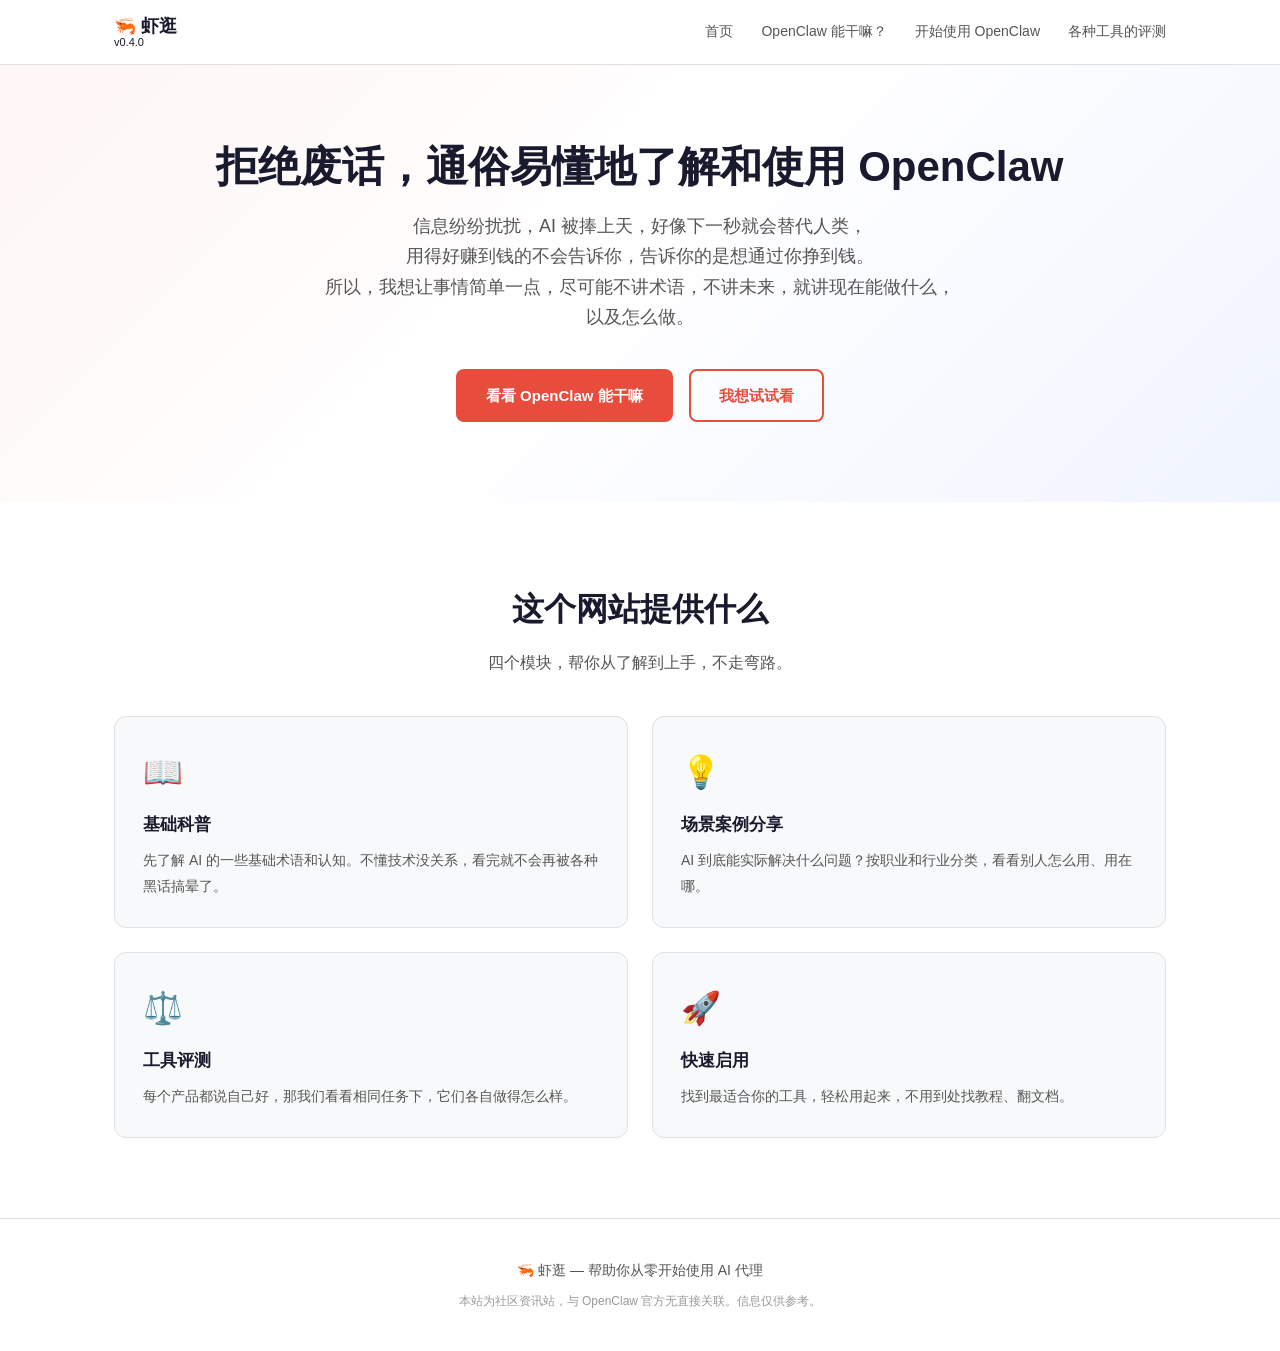
<file: index.html>
<!DOCTYPE html>
<html lang="zh-CN">
<head>
  <meta charset="UTF-8">
  <meta name="viewport" content="width=device-width, initial-scale=1.0">
  <title>虾逛 — 从零开始使用 AI 代理</title>
  <meta name="description" content="虾逛 — OpenClaw 中文资讯站：版本对比、部署指南、模型选择，帮助你从零开始使用 AI 代理。">
  <link rel="stylesheet" href="assets/style.css?v=2">
</head>
<body>

<!-- Navigation -->
<nav class="navbar" id="navbar">
  <div class="container nav-container">
    <div class="logo-wrap">
      <a href="index.html" class="logo">🦐 虾逛</a>
      <a href="changelog.html" class="logo-version">v0.4.0</a>
    </div>
    <button class="nav-toggle" id="navToggle" aria-label="菜单">
      <span></span><span></span><span></span>
    </button>
    <ul class="nav-links" id="navLinks">
      <li><a href="index.html">首页</a></li>
      <li class="nav-has-dropdown">
        <a href="what-is.html">OpenClaw 能干嘛？</a>
        <div class="nav-dropdown">
          <a href="ai-basics.html">基础科普<div class="nav-dropdown-desc">没接触过 AI？从这里开始</div></a>
          <a href="use-cases.html">实际场景应用<div class="nav-dropdown-desc">看看不同职业怎么用</div></a>
        </div>
      </li>
      <li><a href="get-started.html">开始使用 OpenClaw</a></li>
      <li><a href="reviews.html">各种工具的评测</a></li>
    </ul>
  </div>
</nav>

<!-- Hero -->
<section class="hero" id="hero">
  <div class="container">
    <h1>拒绝废话，通俗易懂地了解和使用 OpenClaw</h1>
    <p class="hero-subtitle">信息纷纷扰扰，AI 被捧上天，好像下一秒就会替代人类，<br>用得好赚到钱的不会告诉你，告诉你的是想通过你挣到钱。<br>所以，我想让事情简单一点，尽可能不讲术语，不讲未来，就讲现在能做什么，以及怎么做。</p>
    <a href="what-is.html" class="btn btn-primary">看看 OpenClaw 能干嘛</a>
    <a href="get-started.html" class="btn btn-outline">我想试试看</a>
  </div>
</section>

<!-- 这个网站提供什么 -->
<section class="section" id="what-we-offer">
  <div class="container">
    <h2 class="section-title">这个网站提供什么</h2>
    <p class="section-desc">四个模块，帮你从了解到上手，不走弯路。</p>

    <div class="intro-grid">
      <a href="ai-basics.html" class="intro-card" style="text-decoration: none; color: inherit; cursor: pointer;">
        <div class="intro-icon">📖</div>
        <h3>基础科普</h3>
        <p>先了解 AI 的一些基础术语和认知。不懂技术没关系，看完就不会再被各种黑话搞晕了。</p>
      </a>
      <a href="use-cases.html" class="intro-card" style="text-decoration: none; color: inherit; cursor: pointer;">
        <div class="intro-icon">💡</div>
        <h3>场景案例分享</h3>
        <p>AI 到底能实际解决什么问题？按职业和行业分类，看看别人怎么用、用在哪。</p>
      </a>
      <a href="reviews.html" class="intro-card" style="text-decoration: none; color: inherit; cursor: pointer;">
        <div class="intro-icon">⚖️</div>
        <h3>工具评测</h3>
        <p>每个产品都说自己好，那我们看看相同任务下，它们各自做得怎么样。</p>
      </a>
      <a href="get-started.html" class="intro-card" style="text-decoration: none; color: inherit; cursor: pointer;">
        <div class="intro-icon">🚀</div>
        <h3>快速启用</h3>
        <p>找到最适合你的工具，轻松用起来，不用到处找教程、翻文档。</p>
      </a>
    </div>
  </div>
</section>

<!-- Footer -->
<footer class="footer">
  <div class="container">
    <p>🦐 虾逛 — 帮助你从零开始使用 AI 代理</p>
    <p class="footer-note">本站为社区资讯站，与 OpenClaw 官方无直接关联。信息仅供参考。</p>
  </div>
</footer>

<script src="assets/main.js"></script>
<script src="analytics/tracker.js"></script>
</body>
</html>
</file>
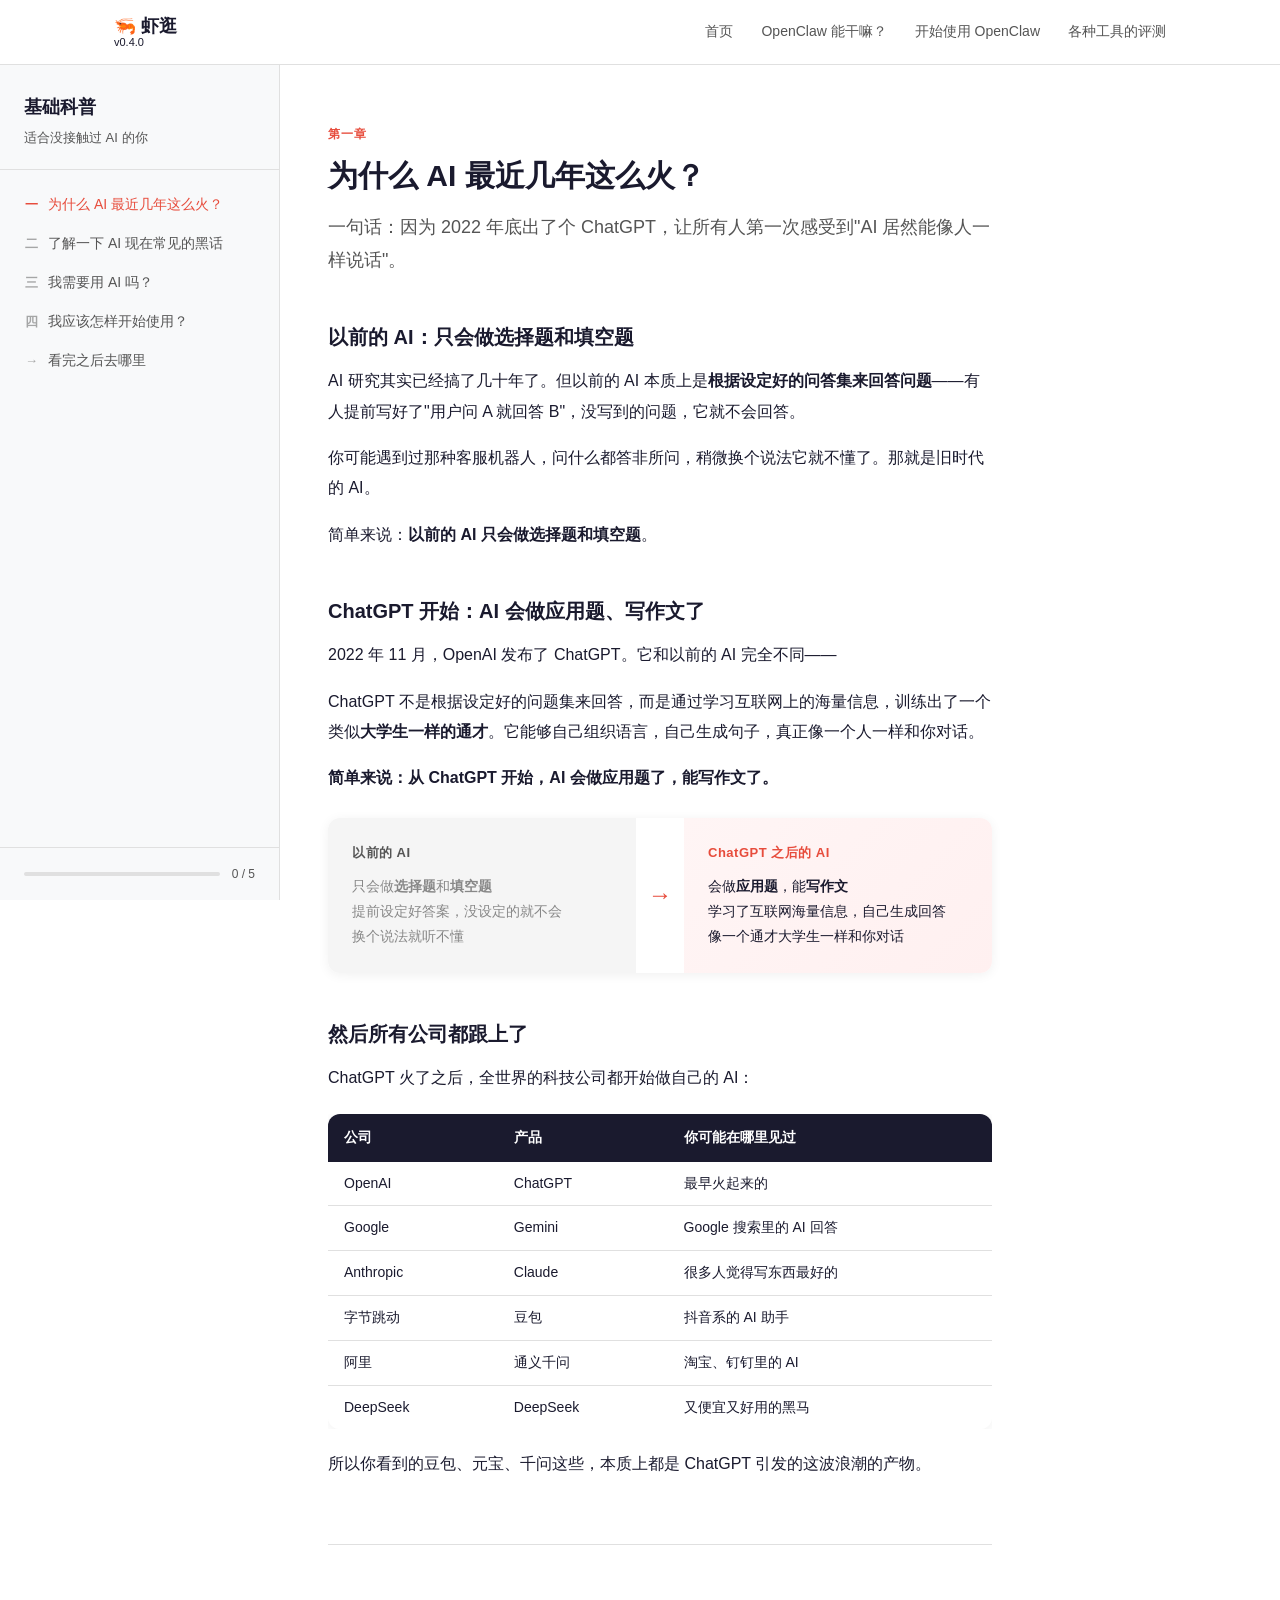
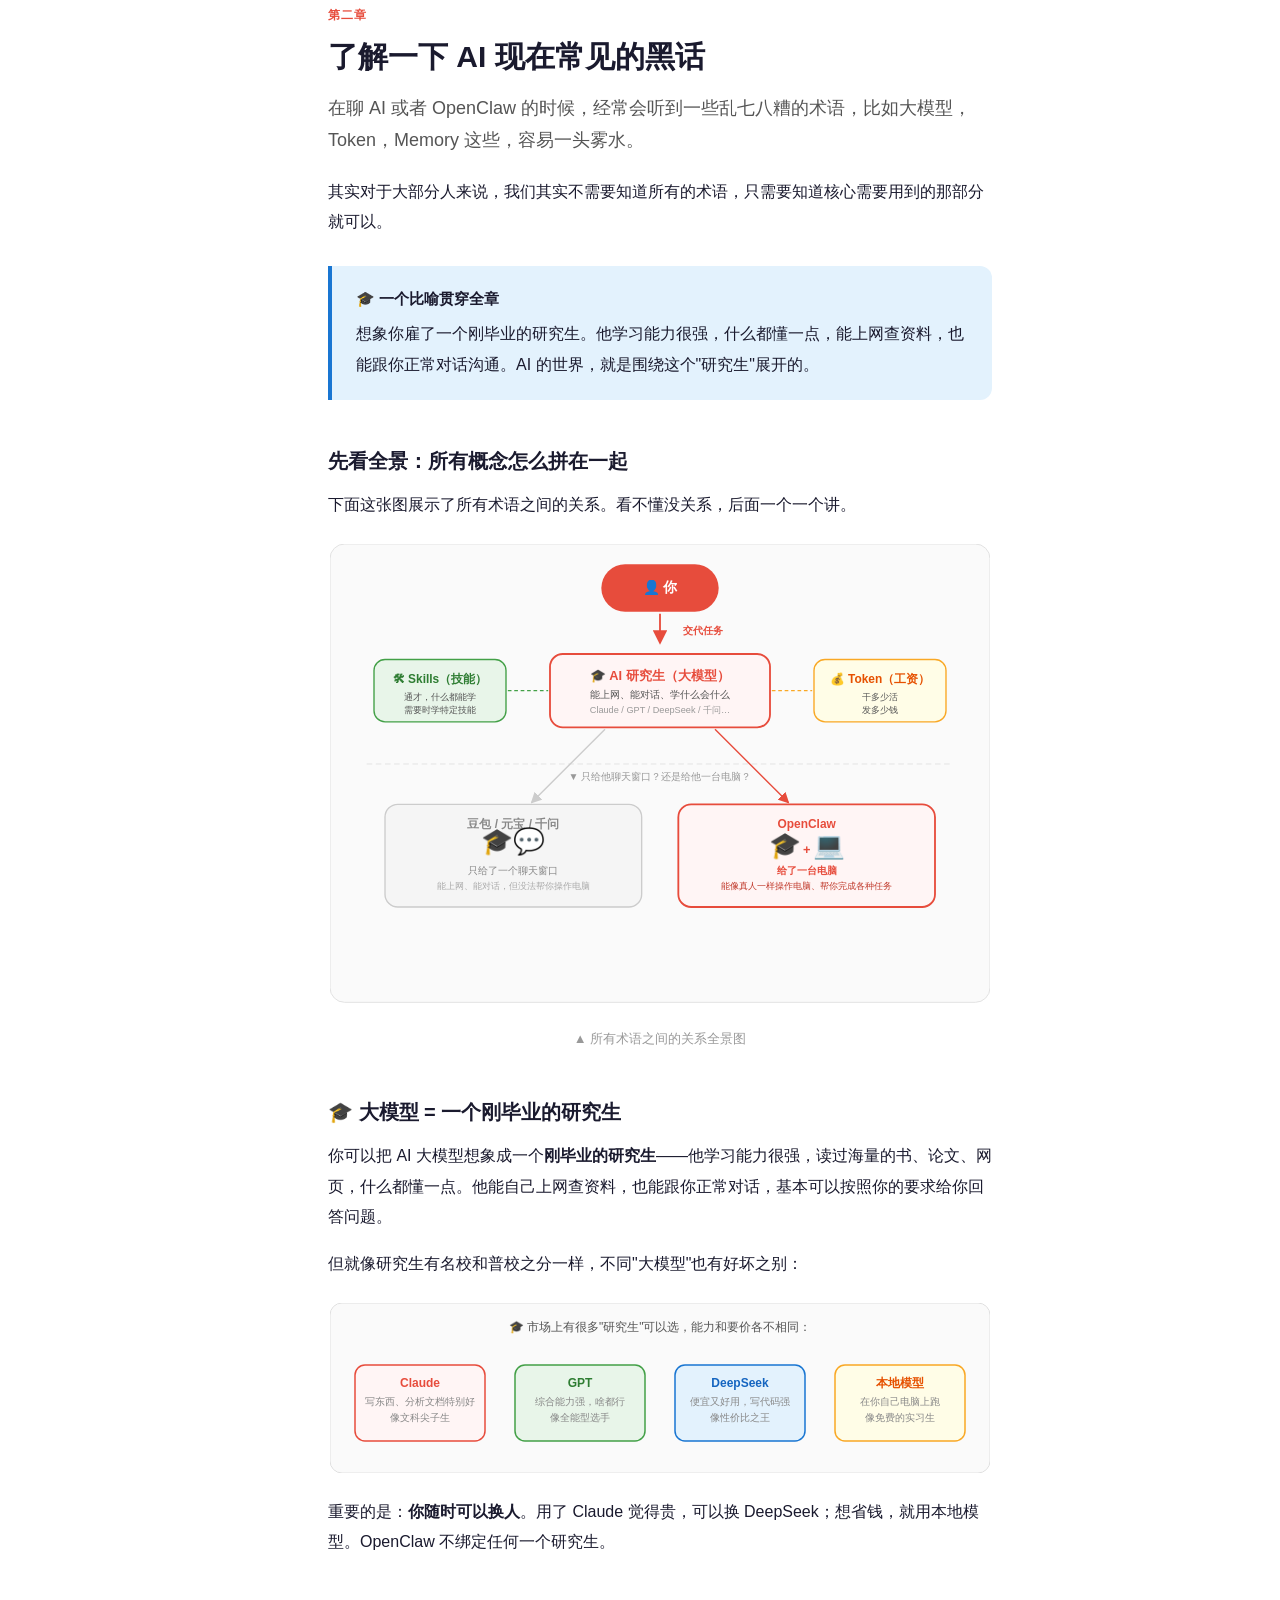
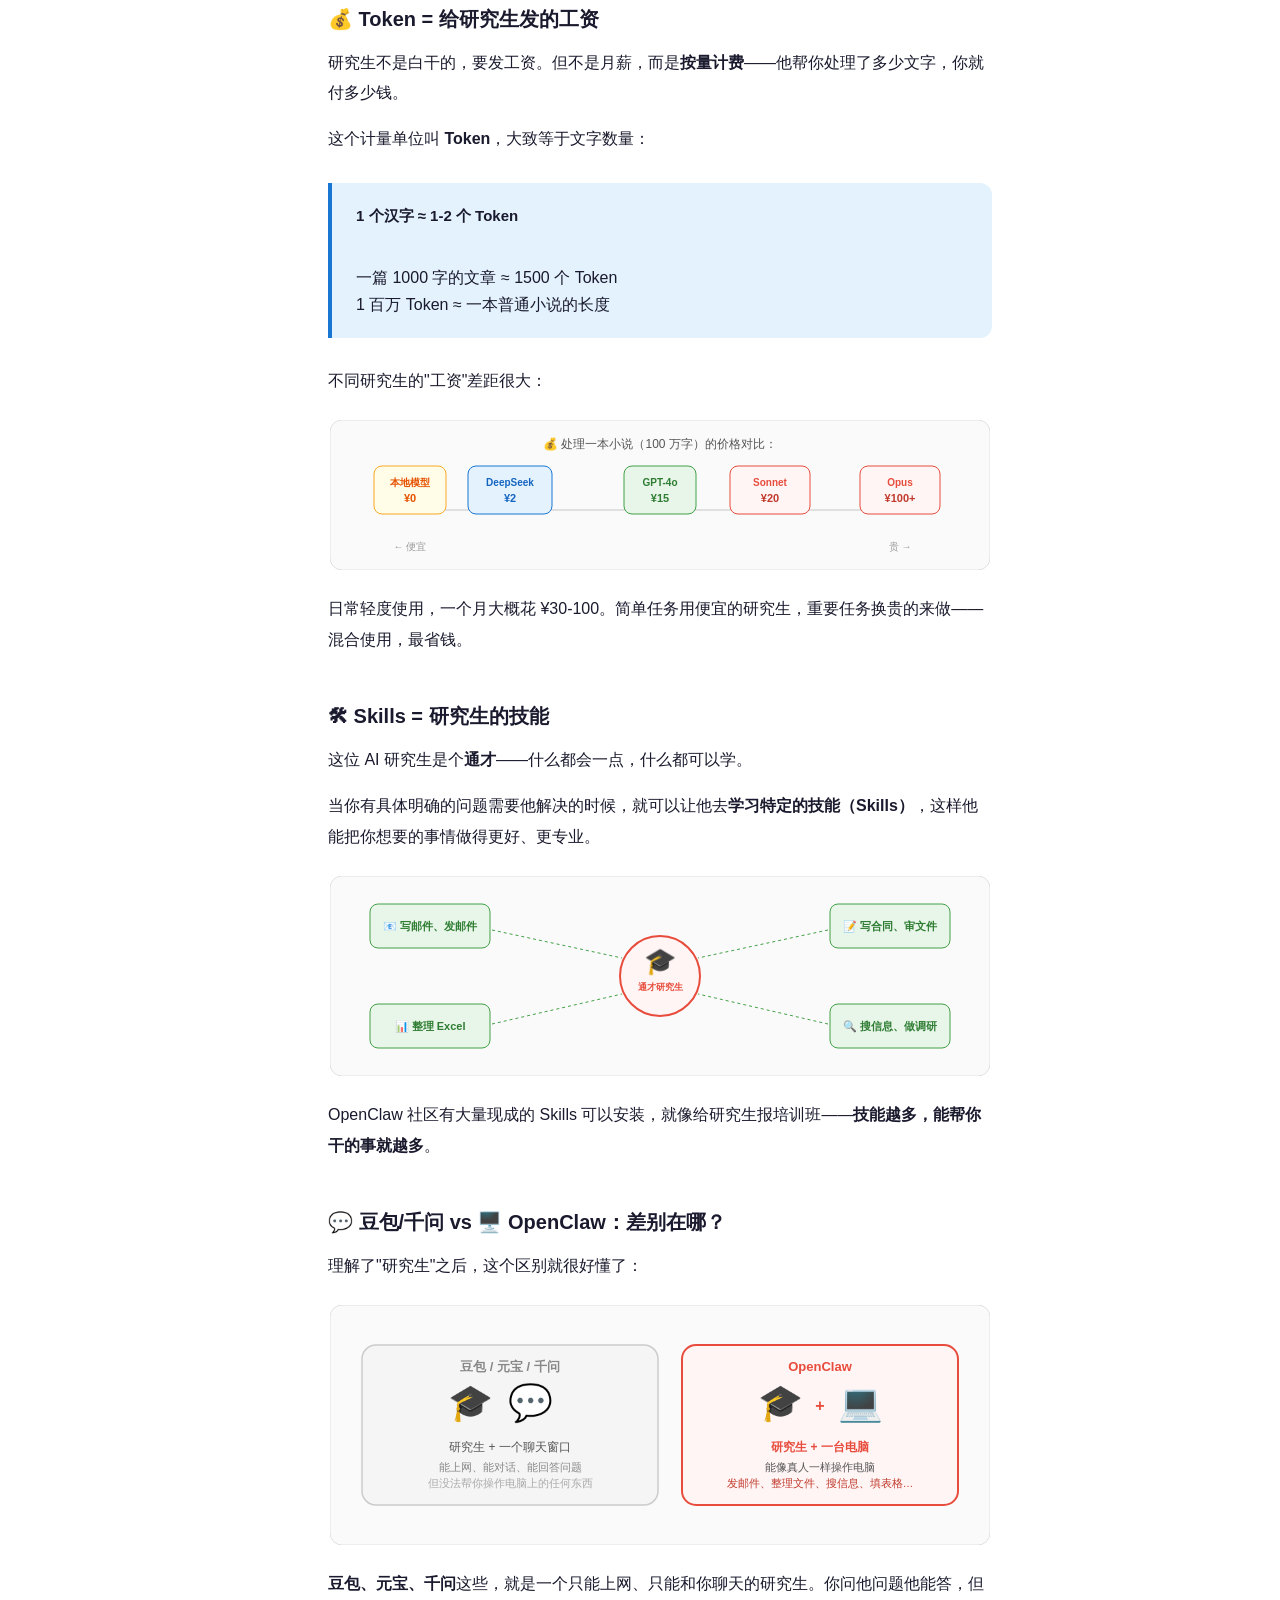
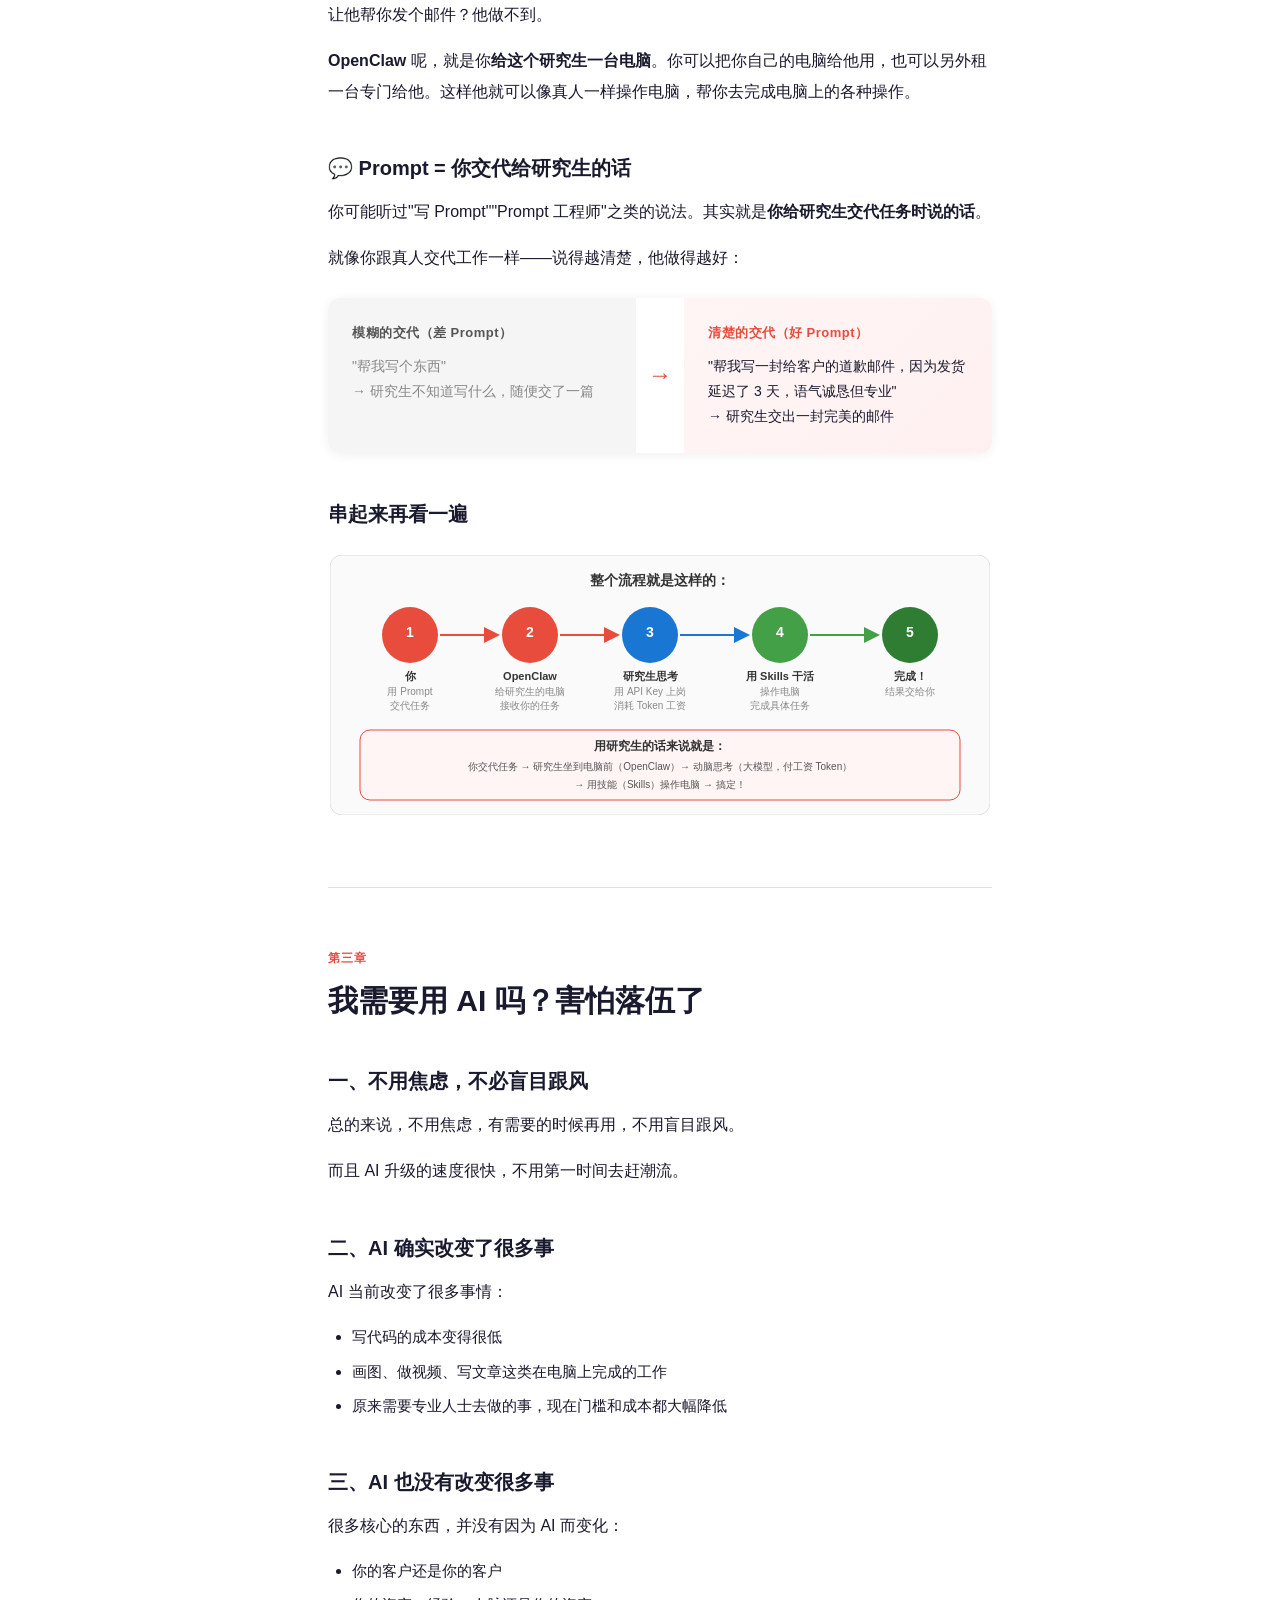
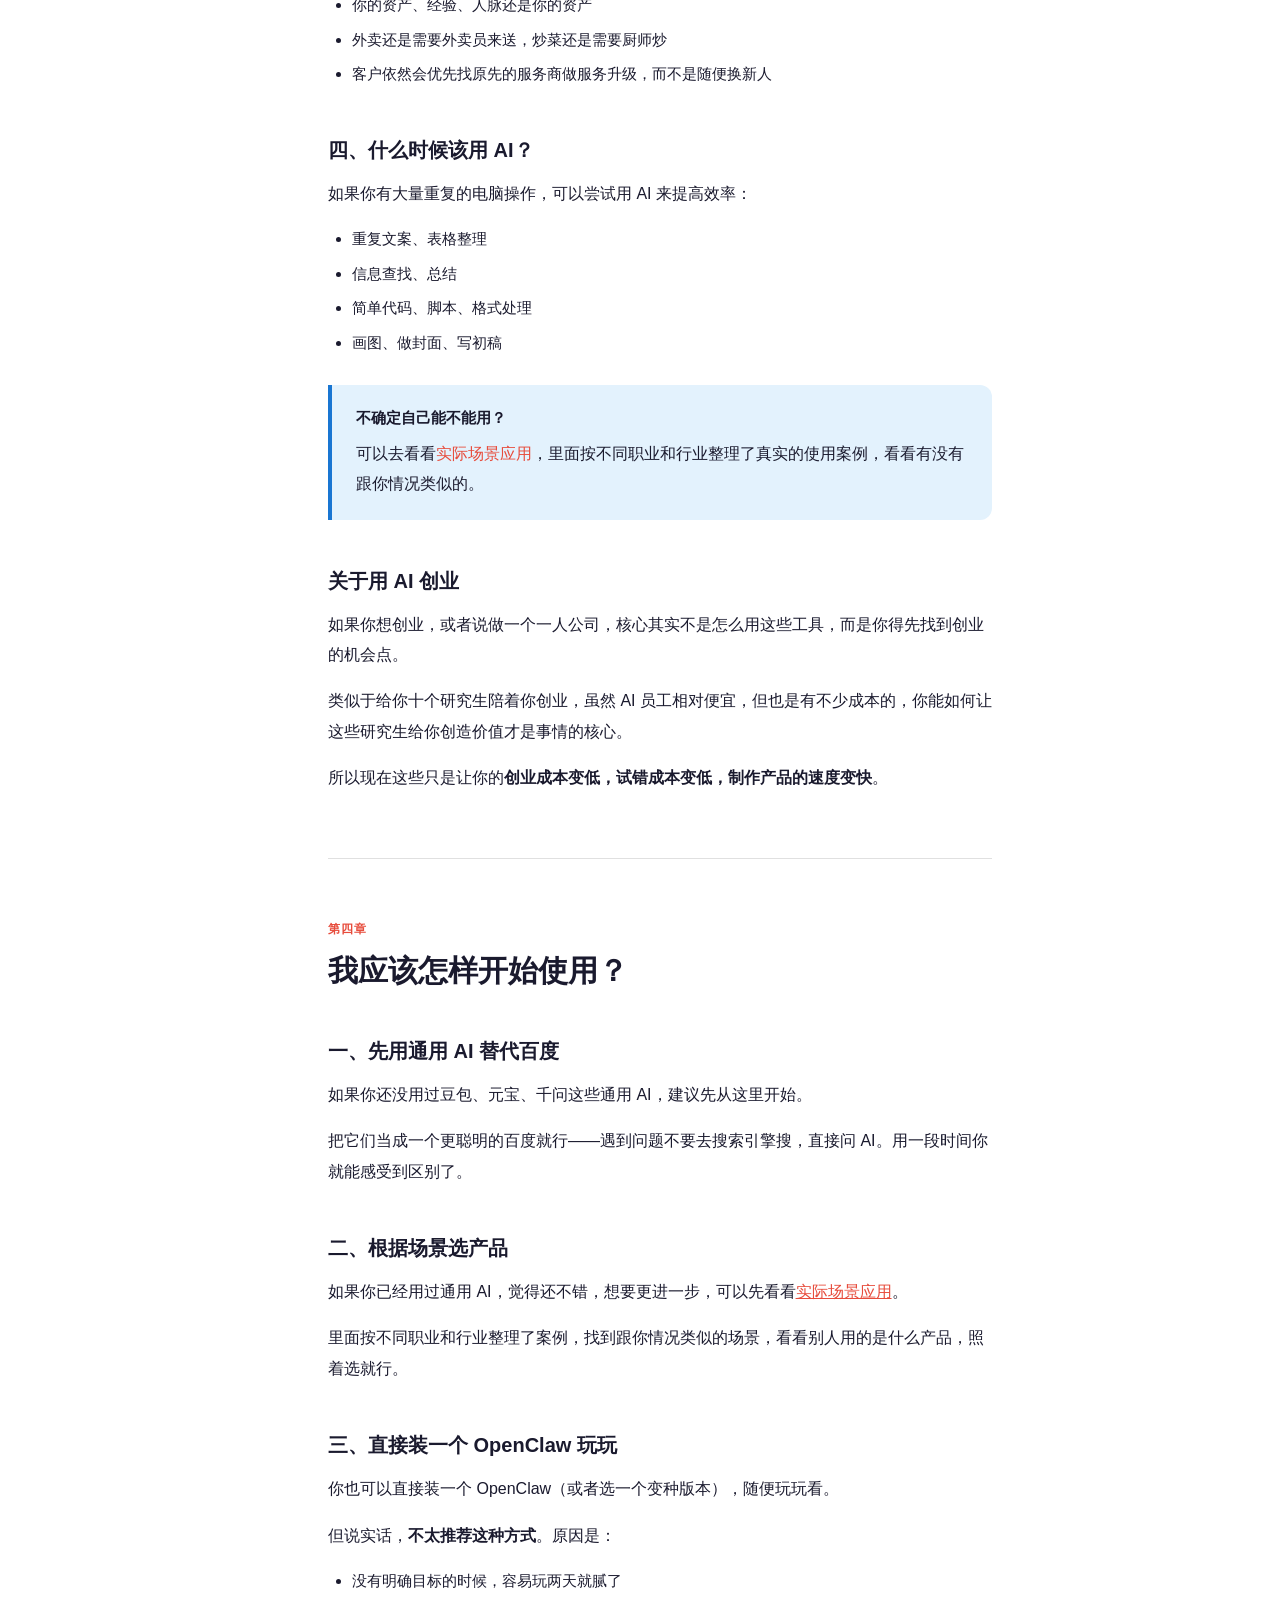
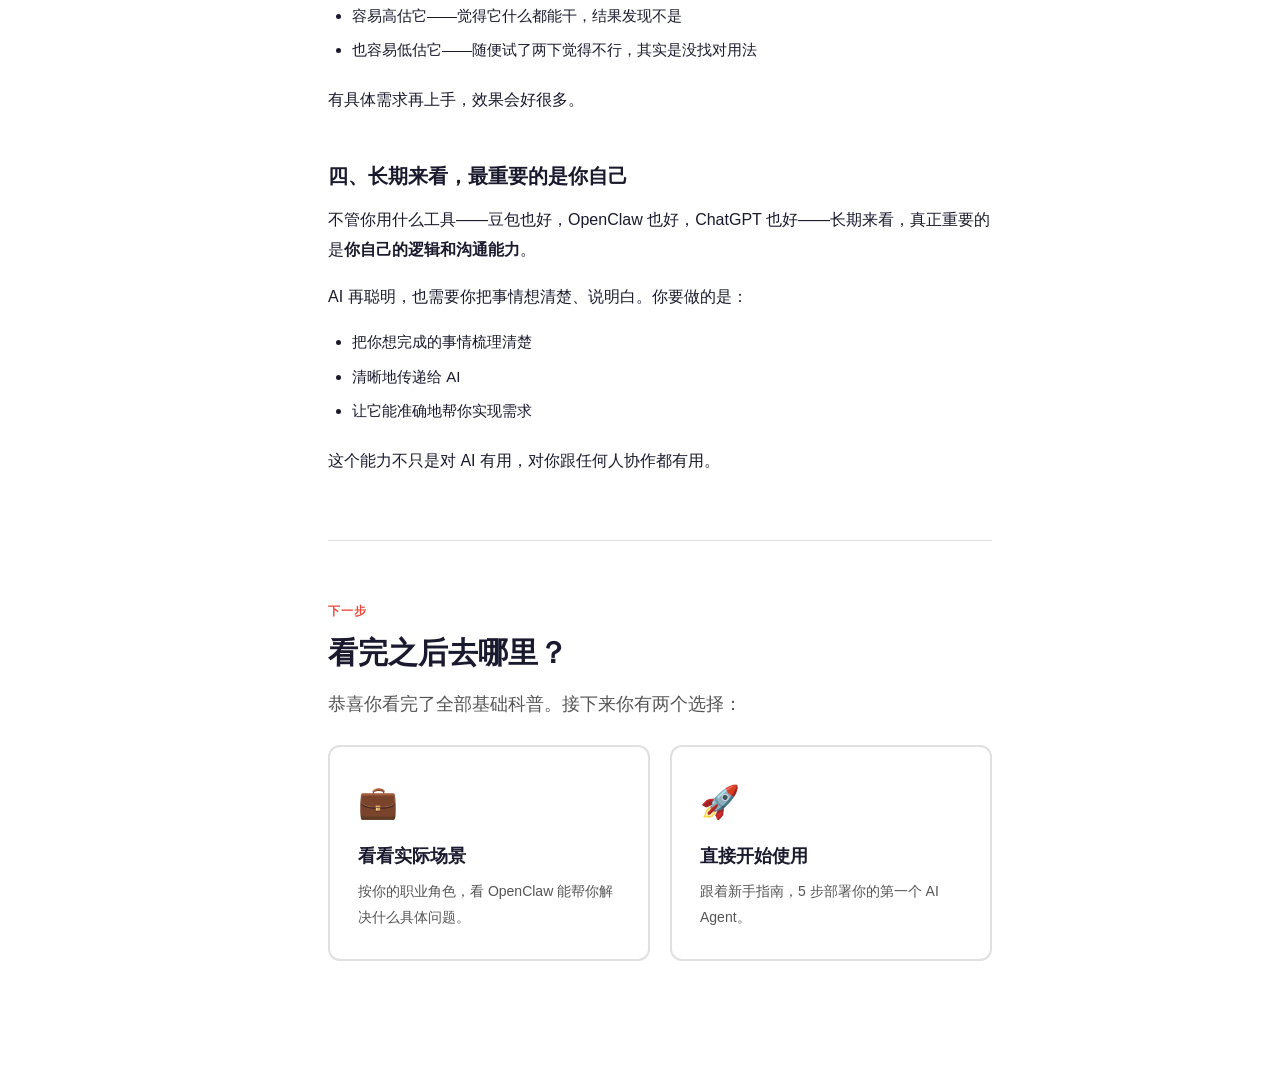
<file: ai-basics.html>
<!DOCTYPE html>
<html lang="zh-CN">
<head>
  <meta charset="UTF-8">
  <meta name="viewport" content="width=device-width, initial-scale=1.0">
  <title>基础科普 — 虾逛</title>
  <meta name="description" content="从零开始了解 AI：为什么 AI 突然很火、普通人需要知道的概念、OpenClaw 是什么。">
  <link rel="stylesheet" href="assets/style.css?v=3">
  <link rel="stylesheet" href="assets/book.css?v=2">
</head>
<body class="book-body">

<!-- Navigation -->
<nav class="navbar" id="navbar">
  <div class="container nav-container">
    <div class="logo-wrap">
      <a href="index.html" class="logo">🦐 虾逛</a>
      <a href="changelog.html" class="logo-version">v0.4.0</a>
    </div>
    <button class="nav-toggle" id="navToggle" aria-label="菜单">
      <span></span><span></span><span></span>
    </button>
    <ul class="nav-links" id="navLinks">
      <li><a href="index.html">首页</a></li>
      <li class="nav-has-dropdown">
        <a href="what-is.html" class="nav-active">OpenClaw 能干嘛？</a>
        <div class="nav-dropdown">
          <a href="ai-basics.html">基础科普<div class="nav-dropdown-desc">没接触过 AI？从这里开始</div></a>
          <a href="use-cases.html">实际场景应用<div class="nav-dropdown-desc">看看不同职业怎么用</div></a>
        </div>
      </li>
      <li><a href="get-started.html">开始使用 OpenClaw</a></li>
      <li><a href="reviews.html">各种工具的评测</a></li>
    </ul>
  </div>
</nav>

<!-- Mobile sidebar toggle -->
<button class="sidebar-toggle" id="sidebarToggle" aria-label="目录">📖</button>

<div class="book-layout">

  <!-- Left Sidebar -->
  <aside class="book-sidebar" id="bookSidebar">
    <div class="sidebar-header">
      <h3>基础科普</h3>
      <p>适合没接触过 AI 的你</p>
    </div>
    <nav class="sidebar-nav" id="sidebarNav">
      <a href="#ch1" class="sidebar-link active" data-chapter="ch1">
        <span class="sidebar-num">一</span>
        <span class="sidebar-title">为什么 AI 最近几年这么火？</span>
      </a>
      <a href="#ch2" class="sidebar-link" data-chapter="ch2">
        <span class="sidebar-num">二</span>
        <span class="sidebar-title">了解一下 AI 现在常见的黑话</span>
      </a>
      <a href="#ch3" class="sidebar-link" data-chapter="ch3">
        <span class="sidebar-num">三</span>
        <span class="sidebar-title">我需要用 AI 吗？</span>
      </a>
      <a href="#ch4" class="sidebar-link" data-chapter="ch4">
        <span class="sidebar-num">四</span>
        <span class="sidebar-title">我应该怎样开始使用？</span>
      </a>
      <a href="#ch-next" class="sidebar-link" data-chapter="ch-next">
        <span class="sidebar-num">→</span>
        <span class="sidebar-title">看完之后去哪里</span>
      </a>
    </nav>
    <div class="sidebar-progress">
      <div class="progress-bar"><div class="progress-fill" id="progressFill"></div></div>
      <span class="progress-text" id="progressText">0 / 5</span>
    </div>
  </aside>

  <!-- Main Content -->
  <main class="book-content" id="bookContent">

    <!-- Chapter 1: 为什么 AI 最近几年这么火 -->
    <article class="chapter" id="ch1">
      <div class="chapter-label">第一章</div>
      <h1>为什么 AI 最近几年这么火？</h1>
      <p class="chapter-lead">一句话：因为 2022 年底出了个 ChatGPT，让所有人第一次感受到"AI 居然能像人一样说话"。</p>

      <h2>以前的 AI：只会做选择题和填空题</h2>
      <p>AI 研究其实已经搞了几十年了。但以前的 AI 本质上是<strong>根据设定好的问答集来回答问题</strong>——有人提前写好了"用户问 A 就回答 B"，没写到的问题，它就不会回答。</p>
      <p>你可能遇到过那种客服机器人，问什么都答非所问，稍微换个说法它就不懂了。那就是旧时代的 AI。</p>
      <p>简单来说：<strong>以前的 AI 只会做选择题和填空题</strong>。</p>

      <h2>ChatGPT 开始：AI 会做应用题、写作文了</h2>
      <p>2022 年 11 月，OpenAI 发布了 ChatGPT。它和以前的 AI 完全不同——</p>
      <p>ChatGPT 不是根据设定好的问题集来回答，而是通过学习互联网上的海量信息，训练出了一个类似<strong>大学生一样的通才</strong>。它能够自己组织语言，自己生成句子，真正像一个人一样和你对话。</p>
      <p><strong>简单来说：从 ChatGPT 开始，AI 会做应用题了，能写作文了。</strong></p>

      <div class="chapter-compare">
        <div class="compare-item compare-old">
          <div class="compare-label">以前的 AI</div>
          <p>只会做<strong>选择题</strong>和<strong>填空题</strong><br>提前设定好答案，没设定的就不会<br>换个说法就听不懂</p>
        </div>
        <div class="compare-vs">→</div>
        <div class="compare-item compare-new">
          <div class="compare-label">ChatGPT 之后的 AI</div>
          <p>会做<strong>应用题</strong>，能<strong>写作文</strong><br>学习了互联网海量信息，自己生成回答<br>像一个通才大学生一样和你对话</p>
        </div>
      </div>

      <h2>然后所有公司都跟上了</h2>
      <p>ChatGPT 火了之后，全世界的科技公司都开始做自己的 AI：</p>
      <div class="chapter-table">
        <table>
          <thead><tr><th>公司</th><th>产品</th><th>你可能在哪里见过</th></tr></thead>
          <tbody>
            <tr><td>OpenAI</td><td>ChatGPT</td><td>最早火起来的</td></tr>
            <tr><td>Google</td><td>Gemini</td><td>Google 搜索里的 AI 回答</td></tr>
            <tr><td>Anthropic</td><td>Claude</td><td>很多人觉得写东西最好的</td></tr>
            <tr><td>字节跳动</td><td>豆包</td><td>抖音系的 AI 助手</td></tr>
            <tr><td>阿里</td><td>通义千问</td><td>淘宝、钉钉里的 AI</td></tr>
            <tr><td>DeepSeek</td><td>DeepSeek</td><td>又便宜又好用的黑马</td></tr>
          </tbody>
        </table>
      </div>
      <p>所以你看到的豆包、元宝、千问这些，本质上都是 ChatGPT 引发的这波浪潮的产物。</p>
    </article>

    <!-- Chapter 2: 了解一下 AI 现在常见的黑话 -->
    <article class="chapter" id="ch2">
      <div class="chapter-label">第二章</div>
      <h1>了解一下 AI 现在常见的黑话</h1>
      <p class="chapter-lead">在聊 AI 或者 OpenClaw 的时候，经常会听到一些乱七八糟的术语，比如大模型，Token，Memory 这些，容易一头雾水。</p>

      <p>其实对于大部分人来说，我们其实不需要知道所有的术语，只需要知道核心需要用到的那部分就可以。</p>

      <div class="chapter-callout callout-info">
        <strong>🎓 一个比喻贯穿全章</strong>
        <p style="margin:8px 0 0;">想象你雇了一个刚毕业的研究生。他学习能力很强，什么都懂一点，能上网查资料，也能跟你正常对话沟通。AI 的世界，就是围绕这个"研究生"展开的。</p>
      </div>

      <!-- 全景图 -->
      <h2>先看全景：所有概念怎么拼在一起</h2>
      <p>下面这张图展示了所有术语之间的关系。看不懂没关系，后面一个一个讲。</p>

      <div class="diagram-wrapper">
        <svg viewBox="0 0 720 500" xmlns="http://www.w3.org/2000/svg" class="concept-diagram">
          <rect width="720" height="500" rx="16" fill="#fafafa" stroke="#e0e0e0"/>

          <!-- You -->
          <g transform="translate(360,48)">
            <rect x="-64" y="-26" width="128" height="52" rx="26" fill="#e74c3c" stroke="none"/>
            <text x="0" y="4" text-anchor="middle" fill="#fff" font-size="15" font-weight="700">👤 你</text>
          </g>
          <line x1="360" y1="76" x2="360" y2="108" stroke="#e74c3c" stroke-width="2" marker-end="url(#arrowR)"/>
          <text x="385" y="98" fill="#e74c3c" font-size="11" font-weight="600">交代任务</text>

          <!-- 研究生 (大模型) -->
          <g transform="translate(360,160)">
            <rect x="-120" y="-40" width="240" height="80" rx="14" fill="#fff5f5" stroke="#e74c3c" stroke-width="2"/>
            <text x="0" y="-12" text-anchor="middle" fill="#e74c3c" font-size="14" font-weight="800">🎓 AI 研究生（大模型）</text>
            <text x="0" y="8" text-anchor="middle" fill="#555" font-size="11">能上网、能对话、学什么会什么</text>
            <text x="0" y="24" text-anchor="middle" fill="#999" font-size="10">Claude / GPT / DeepSeek / 千问…</text>
          </g>

          <!-- Token = 工资 -->
          <g transform="translate(600,160)">
            <rect x="-72" y="-34" width="144" height="68" rx="12" fill="#fffde7" stroke="#f9a825" stroke-width="1.5"/>
            <text x="0" y="-8" text-anchor="middle" fill="#e65100" font-size="13" font-weight="700">💰 Token（工资）</text>
            <text x="0" y="10" text-anchor="middle" fill="#555" font-size="10">干多少活</text>
            <text x="0" y="24" text-anchor="middle" fill="#555" font-size="10">发多少钱</text>
          </g>
          <line x1="482" y1="160" x2="526" y2="160" stroke="#f9a825" stroke-width="1.5" stroke-dasharray="4,3"/>

          <!-- 分界线 -->
          <line x1="40" y1="240" x2="680" y2="240" stroke="#e0e0e0" stroke-width="1" stroke-dasharray="6,4"/>
          <text x="360" y="258" text-anchor="middle" fill="#999" font-size="11">▼ 只给他聊天窗口？还是给他一台电脑？</text>

          <!-- 左：豆包等 -->
          <g transform="translate(200,340)">
            <rect x="-140" y="-56" width="280" height="112" rx="14" fill="#f5f5f5" stroke="#ccc" stroke-width="1.5"/>
            <text x="0" y="-30" text-anchor="middle" fill="#888" font-size="13" font-weight="700">豆包 / 元宝 / 千问</text>
            <text x="0" y="-6" text-anchor="middle" font-size="28">🎓💬</text>
            <text x="0" y="20" text-anchor="middle" fill="#888" font-size="11">只给了一个聊天窗口</text>
            <text x="0" y="36" text-anchor="middle" fill="#aaa" font-size="10">能上网、能对话，但没法帮你操作电脑</text>
          </g>

          <!-- 右：OpenClaw -->
          <g transform="translate(520,340)">
            <rect x="-140" y="-56" width="280" height="112" rx="14" fill="#fff5f5" stroke="#e74c3c" stroke-width="2"/>
            <text x="0" y="-30" text-anchor="middle" fill="#e74c3c" font-size="13" font-weight="800">OpenClaw</text>
            <text x="-24" y="-2" text-anchor="middle" font-size="28">🎓</text>
            <text x="0" y="-2" text-anchor="middle" font-size="14" fill="#e74c3c" font-weight="700">+</text>
            <text x="24" y="-2" text-anchor="middle" font-size="28">💻</text>
            <text x="0" y="20" text-anchor="middle" fill="#e74c3c" font-size="11" font-weight="600">给了一台电脑</text>
            <text x="0" y="36" text-anchor="middle" fill="#c0392b" font-size="10">能像真人一样操作电脑、帮你完成各种任务</text>
          </g>

          <!-- Arrows from 研究生 down -->
          <line x1="300" y1="202" x2="220" y2="282" stroke="#ccc" stroke-width="1.5" marker-end="url(#arrowGray)"/>
          <line x1="420" y1="202" x2="500" y2="282" stroke="#e74c3c" stroke-width="1.5" marker-end="url(#arrowR)"/>

          <!-- Skills 标注 -->
          <g transform="translate(120,160)">
            <rect x="-72" y="-34" width="144" height="68" rx="12" fill="#e8f5e9" stroke="#43a047" stroke-width="1.5"/>
            <text x="0" y="-8" text-anchor="middle" fill="#2e7d32" font-size="13" font-weight="700">🛠 Skills（技能）</text>
            <text x="0" y="10" text-anchor="middle" fill="#555" font-size="10">通才，什么都能学</text>
            <text x="0" y="24" text-anchor="middle" fill="#555" font-size="10">需要时学特定技能</text>
          </g>
          <line x1="194" y1="160" x2="238" y2="160" stroke="#43a047" stroke-width="1.5" stroke-dasharray="4,3"/>

          <defs>
            <marker id="arrowR" markerWidth="8" markerHeight="8" refX="7" refY="4" orient="auto"><path d="M0,0 L8,4 L0,8 Z" fill="#e74c3c"/></marker>
            <marker id="arrowGray" markerWidth="8" markerHeight="8" refX="7" refY="4" orient="auto"><path d="M0,0 L8,4 L0,8 Z" fill="#ccc"/></marker>
          </defs>
        </svg>
      </div>
      <p style="text-align:center;font-size:13px;color:#999;margin-top:8px;">▲ 所有术语之间的关系全景图</p>

      <!-- 大模型 -->
      <h2>🎓 大模型 = 一个刚毕业的研究生</h2>
      <p>你可以把 AI 大模型想象成一个<strong>刚毕业的研究生</strong>——他学习能力很强，读过海量的书、论文、网页，什么都懂一点。他能自己上网查资料，也能跟你正常对话，基本可以按照你的要求给你回答问题。</p>
      <p>但就像研究生有名校和普校之分一样，不同"大模型"也有好坏之别：</p>
      <div class="diagram-wrapper">
        <svg viewBox="0 0 660 170" xmlns="http://www.w3.org/2000/svg" class="concept-diagram">
          <rect width="660" height="170" rx="12" fill="#fafafa" stroke="#e0e0e0"/>
          <text x="330" y="28" text-anchor="middle" fill="#555" font-size="12">🎓 市场上有很多"研究生"可以选，能力和要价各不相同：</text>
          <!-- Claude -->
          <g transform="translate(90,100)">
            <rect x="-65" y="-38" width="130" height="76" rx="10" fill="#fff5f5" stroke="#e74c3c" stroke-width="1.5"/>
            <text x="0" y="-16" text-anchor="middle" fill="#e74c3c" font-size="12" font-weight="700">Claude</text>
            <text x="0" y="2" text-anchor="middle" fill="#888" font-size="10">写东西、分析文档特别好</text>
            <text x="0" y="18" text-anchor="middle" fill="#888" font-size="10">像文科尖子生</text>
          </g>
          <!-- GPT -->
          <g transform="translate(250,100)">
            <rect x="-65" y="-38" width="130" height="76" rx="10" fill="#e8f5e9" stroke="#43a047" stroke-width="1.5"/>
            <text x="0" y="-16" text-anchor="middle" fill="#2e7d32" font-size="12" font-weight="700">GPT</text>
            <text x="0" y="2" text-anchor="middle" fill="#888" font-size="10">综合能力强，啥都行</text>
            <text x="0" y="18" text-anchor="middle" fill="#888" font-size="10">像全能型选手</text>
          </g>
          <!-- DeepSeek -->
          <g transform="translate(410,100)">
            <rect x="-65" y="-38" width="130" height="76" rx="10" fill="#e3f2fd" stroke="#1976d2" stroke-width="1.5"/>
            <text x="0" y="-16" text-anchor="middle" fill="#1565c0" font-size="12" font-weight="700">DeepSeek</text>
            <text x="0" y="2" text-anchor="middle" fill="#888" font-size="10">便宜又好用，写代码强</text>
            <text x="0" y="18" text-anchor="middle" fill="#888" font-size="10">像性价比之王</text>
          </g>
          <!-- Local -->
          <g transform="translate(570,100)">
            <rect x="-65" y="-38" width="130" height="76" rx="10" fill="#fffde7" stroke="#f9a825" stroke-width="1.5"/>
            <text x="0" y="-16" text-anchor="middle" fill="#e65100" font-size="12" font-weight="700">本地模型</text>
            <text x="0" y="2" text-anchor="middle" fill="#888" font-size="10">在你自己电脑上跑</text>
            <text x="0" y="18" text-anchor="middle" fill="#888" font-size="10">像免费的实习生</text>
          </g>
        </svg>
      </div>
      <p>重要的是：<strong>你随时可以换人</strong>。用了 Claude 觉得贵，可以换 DeepSeek；想省钱，就用本地模型。OpenClaw 不绑定任何一个研究生。</p>

      <!-- Token -->
      <h2>💰 Token = 给研究生发的工资</h2>
      <p>研究生不是白干的，要发工资。但不是月薪，而是<strong>按量计费</strong>——他帮你处理了多少文字，你就付多少钱。</p>
      <p>这个计量单位叫 <strong>Token</strong>，大致等于文字数量：</p>
      <div class="chapter-callout callout-info">
        <strong>1 个汉字 ≈ 1-2 个 Token</strong><br>
        一篇 1000 字的文章 ≈ 1500 个 Token<br>
        1 百万 Token ≈ 一本普通小说的长度
      </div>
      <p>不同研究生的"工资"差距很大：</p>
      <div class="diagram-wrapper">
        <svg viewBox="0 0 660 150" xmlns="http://www.w3.org/2000/svg" class="concept-diagram">
          <rect width="660" height="150" rx="12" fill="#fafafa" stroke="#e0e0e0"/>
          <text x="330" y="28" text-anchor="middle" fill="#555" font-size="12">💰 处理一本小说（100 万字）的价格对比：</text>
          <line x1="60" y1="90" x2="600" y2="90" stroke="#e0e0e0" stroke-width="2"/>
          <g transform="translate(80,70)">
            <rect x="-36" y="-24" width="72" height="48" rx="8" fill="#fffde7" stroke="#f9a825" stroke-width="1"/>
            <text x="0" y="-4" text-anchor="middle" fill="#e65100" font-size="10" font-weight="700">本地模型</text>
            <text x="0" y="12" text-anchor="middle" fill="#e65100" font-size="11" font-weight="700">¥0</text>
          </g>
          <g transform="translate(180,70)">
            <rect x="-42" y="-24" width="84" height="48" rx="8" fill="#e3f2fd" stroke="#1976d2" stroke-width="1"/>
            <text x="0" y="-4" text-anchor="middle" fill="#1565c0" font-size="10" font-weight="700">DeepSeek</text>
            <text x="0" y="12" text-anchor="middle" fill="#1565c0" font-size="11" font-weight="700">¥2</text>
          </g>
          <g transform="translate(330,70)">
            <rect x="-36" y="-24" width="72" height="48" rx="8" fill="#e8f5e9" stroke="#43a047" stroke-width="1"/>
            <text x="0" y="-4" text-anchor="middle" fill="#2e7d32" font-size="10" font-weight="700">GPT-4o</text>
            <text x="0" y="12" text-anchor="middle" fill="#2e7d32" font-size="11" font-weight="700">¥15</text>
          </g>
          <g transform="translate(440,70)">
            <rect x="-40" y="-24" width="80" height="48" rx="8" fill="#fff5f5" stroke="#e74c3c" stroke-width="1"/>
            <text x="0" y="-4" text-anchor="middle" fill="#e74c3c" font-size="10" font-weight="700">Sonnet</text>
            <text x="0" y="12" text-anchor="middle" fill="#c0392b" font-size="11" font-weight="700">¥20</text>
          </g>
          <g transform="translate(570,70)">
            <rect x="-40" y="-24" width="80" height="48" rx="8" fill="#fff5f5" stroke="#e74c3c" stroke-width="1"/>
            <text x="0" y="-4" text-anchor="middle" fill="#e74c3c" font-size="10" font-weight="700">Opus</text>
            <text x="0" y="12" text-anchor="middle" fill="#c0392b" font-size="11" font-weight="700">¥100+</text>
          </g>
          <text x="80" y="130" text-anchor="middle" fill="#999" font-size="10">← 便宜</text>
          <text x="570" y="130" text-anchor="middle" fill="#999" font-size="10">贵 →</text>
        </svg>
      </div>
      <p>日常轻度使用，一个月大概花 ¥30-100。简单任务用便宜的研究生，重要任务换贵的来做——混合使用，最省钱。</p>

      <!-- Skills -->
      <h2>🛠 Skills = 研究生的技能</h2>
      <p>这位 AI 研究生是个<strong>通才</strong>——什么都会一点，什么都可以学。</p>
      <p>当你有具体明确的问题需要他解决的时候，就可以让他去<strong>学习特定的技能（Skills）</strong>，这样他能把你想要的事情做得更好、更专业。</p>
      <div class="diagram-wrapper">
        <svg viewBox="0 0 660 200" xmlns="http://www.w3.org/2000/svg" class="concept-diagram">
          <rect width="660" height="200" rx="12" fill="#fafafa" stroke="#e0e0e0"/>
          <!-- 研究生中心 -->
          <g transform="translate(330,100)">
            <circle r="40" fill="#fff5f5" stroke="#e74c3c" stroke-width="2"/>
            <text x="0" y="-6" text-anchor="middle" font-size="26">🎓</text>
            <text x="0" y="14" text-anchor="middle" fill="#e74c3c" font-size="9" font-weight="700">通才研究生</text>
          </g>
          <!-- Skills around -->
          <g transform="translate(100,50)">
            <rect x="-60" y="-22" width="120" height="44" rx="8" fill="#e8f5e9" stroke="#43a047" stroke-width="1"/>
            <text x="0" y="4" text-anchor="middle" fill="#2e7d32" font-size="11" font-weight="600">📧 写邮件、发邮件</text>
          </g>
          <line x1="162" y1="54" x2="292" y2="82" stroke="#43a047" stroke-width="1" stroke-dasharray="3,3"/>
          <g transform="translate(100,150)">
            <rect x="-60" y="-22" width="120" height="44" rx="8" fill="#e8f5e9" stroke="#43a047" stroke-width="1"/>
            <text x="0" y="4" text-anchor="middle" fill="#2e7d32" font-size="11" font-weight="600">📊 整理 Excel</text>
          </g>
          <line x1="162" y1="148" x2="292" y2="118" stroke="#43a047" stroke-width="1" stroke-dasharray="3,3"/>
          <g transform="translate(560,50)">
            <rect x="-60" y="-22" width="120" height="44" rx="8" fill="#e8f5e9" stroke="#43a047" stroke-width="1"/>
            <text x="0" y="4" text-anchor="middle" fill="#2e7d32" font-size="11" font-weight="600">📝 写合同、审文件</text>
          </g>
          <line x1="498" y1="54" x2="368" y2="82" stroke="#43a047" stroke-width="1" stroke-dasharray="3,3"/>
          <g transform="translate(560,150)">
            <rect x="-60" y="-22" width="120" height="44" rx="8" fill="#e8f5e9" stroke="#43a047" stroke-width="1"/>
            <text x="0" y="4" text-anchor="middle" fill="#2e7d32" font-size="11" font-weight="600">🔍 搜信息、做调研</text>
          </g>
          <line x1="498" y1="148" x2="368" y2="118" stroke="#43a047" stroke-width="1" stroke-dasharray="3,3"/>
        </svg>
      </div>
      <p>OpenClaw 社区有大量现成的 Skills 可以安装，就像给研究生报培训班——<strong>技能越多，能帮你干的事就越多</strong>。</p>

      <!-- 豆包 vs OpenClaw -->
      <h2>💬 豆包/千问 vs 🖥️ OpenClaw：差别在哪？</h2>
      <p>理解了"研究生"之后，这个区别就很好懂了：</p>
      <div class="diagram-wrapper">
        <svg viewBox="0 0 660 240" xmlns="http://www.w3.org/2000/svg" class="concept-diagram">
          <rect width="660" height="240" rx="12" fill="#fafafa" stroke="#e0e0e0"/>
          <!-- 左：豆包 -->
          <g transform="translate(180,120)">
            <rect x="-148" y="-80" width="296" height="160" rx="14" fill="#f5f5f5" stroke="#ccc" stroke-width="1.5"/>
            <text x="0" y="-54" text-anchor="middle" fill="#888" font-size="13" font-weight="700">豆包 / 元宝 / 千问</text>
            <text x="-40" y="-10" text-anchor="middle" font-size="36">🎓</text>
            <text x="20" y="-10" text-anchor="middle" font-size="36">💬</text>
            <text x="0" y="26" text-anchor="middle" fill="#555" font-size="12">研究生 + 一个聊天窗口</text>
            <text x="0" y="46" text-anchor="middle" fill="#888" font-size="10.5">能上网、能对话、能回答问题</text>
            <text x="0" y="62" text-anchor="middle" fill="#aaa" font-size="10.5">但没法帮你操作电脑上的任何东西</text>
          </g>
          <!-- 右：OpenClaw -->
          <g transform="translate(490,120)">
            <rect x="-138" y="-80" width="276" height="160" rx="14" fill="#fff5f5" stroke="#e74c3c" stroke-width="2"/>
            <text x="0" y="-54" text-anchor="middle" fill="#e74c3c" font-size="13" font-weight="800">OpenClaw</text>
            <text x="-40" y="-10" text-anchor="middle" font-size="36">🎓</text>
            <text x="0" y="-14" text-anchor="middle" font-size="16" fill="#e74c3c" font-weight="700">+</text>
            <text x="40" y="-10" text-anchor="middle" font-size="36">💻</text>
            <text x="0" y="26" text-anchor="middle" fill="#e74c3c" font-size="12" font-weight="600">研究生 + 一台电脑</text>
            <text x="0" y="46" text-anchor="middle" fill="#555" font-size="10.5">能像真人一样操作电脑</text>
            <text x="0" y="62" text-anchor="middle" fill="#c0392b" font-size="10.5">发邮件、整理文件、搜信息、填表格…</text>
          </g>
        </svg>
      </div>
      <p><strong>豆包、元宝、千问</strong>这些，就是一个只能上网、只能和你聊天的研究生。你问他问题他能答，但让他帮你发个邮件？他做不到。</p>
      <p><strong>OpenClaw</strong> 呢，就是你<strong>给这个研究生一台电脑</strong>。你可以把你自己的电脑给他用，也可以另外租一台专门给他。这样他就可以像真人一样操作电脑，帮你去完成电脑上的各种操作。</p>

      <!-- Prompt -->
      <h2>💬 Prompt = 你交代给研究生的话</h2>
      <p>你可能听过"写 Prompt""Prompt 工程师"之类的说法。其实就是<strong>你给研究生交代任务时说的话</strong>。</p>
      <p>就像你跟真人交代工作一样——说得越清楚，他做得越好：</p>
      <div class="chapter-compare">
        <div class="compare-item compare-old">
          <div class="compare-label">模糊的交代（差 Prompt）</div>
          <p>"帮我写个东西"<br>→ 研究生不知道写什么，随便交了一篇</p>
        </div>
        <div class="compare-vs">→</div>
        <div class="compare-item compare-new">
          <div class="compare-label">清楚的交代（好 Prompt）</div>
          <p>"帮我写一封给客户的道歉邮件，因为发货延迟了 3 天，语气诚恳但专业"<br>→ 研究生交出一封完美的邮件</p>
        </div>
      </div>

      <!-- 总结 -->
      <h2>串起来再看一遍</h2>
      <div class="diagram-wrapper">
        <svg viewBox="0 0 660 260" xmlns="http://www.w3.org/2000/svg" class="concept-diagram">
          <rect width="660" height="260" rx="12" fill="#fafafa" stroke="#e0e0e0"/>
          <text x="330" y="30" text-anchor="middle" fill="#333" font-size="14" font-weight="700">整个流程就是这样的：</text>

          <g transform="translate(80,80)"><circle r="28" fill="#e74c3c"/><text x="0" y="2" text-anchor="middle" fill="#fff" font-size="14" font-weight="700">1</text></g>
          <text x="80" y="125" text-anchor="middle" fill="#333" font-size="11" font-weight="600">你</text>
          <text x="80" y="140" text-anchor="middle" fill="#888" font-size="10">用 Prompt</text>
          <text x="80" y="154" text-anchor="middle" fill="#888" font-size="10">交代任务</text>
          <line x1="110" y1="80" x2="168" y2="80" stroke="#e74c3c" stroke-width="2" marker-end="url(#aR)"/>

          <g transform="translate(200,80)"><circle r="28" fill="#e74c3c"/><text x="0" y="2" text-anchor="middle" fill="#fff" font-size="14" font-weight="700">2</text></g>
          <text x="200" y="125" text-anchor="middle" fill="#333" font-size="11" font-weight="600">OpenClaw</text>
          <text x="200" y="140" text-anchor="middle" fill="#888" font-size="10">给研究生的电脑</text>
          <text x="200" y="154" text-anchor="middle" fill="#888" font-size="10">接收你的任务</text>
          <line x1="230" y1="80" x2="288" y2="80" stroke="#e74c3c" stroke-width="2" marker-end="url(#aR)"/>

          <g transform="translate(320,80)"><circle r="28" fill="#1976d2"/><text x="0" y="2" text-anchor="middle" fill="#fff" font-size="14" font-weight="700">3</text></g>
          <text x="320" y="125" text-anchor="middle" fill="#333" font-size="11" font-weight="600">研究生思考</text>
          <text x="320" y="140" text-anchor="middle" fill="#888" font-size="10">用 API Key 上岗</text>
          <text x="320" y="154" text-anchor="middle" fill="#888" font-size="10">消耗 Token 工资</text>
          <line x1="350" y1="80" x2="418" y2="80" stroke="#1976d2" stroke-width="2" marker-end="url(#aB)"/>

          <g transform="translate(450,80)"><circle r="28" fill="#43a047"/><text x="0" y="2" text-anchor="middle" fill="#fff" font-size="14" font-weight="700">4</text></g>
          <text x="450" y="125" text-anchor="middle" fill="#333" font-size="11" font-weight="600">用 Skills 干活</text>
          <text x="450" y="140" text-anchor="middle" fill="#888" font-size="10">操作电脑</text>
          <text x="450" y="154" text-anchor="middle" fill="#888" font-size="10">完成具体任务</text>
          <line x1="480" y1="80" x2="548" y2="80" stroke="#43a047" stroke-width="2" marker-end="url(#aG)"/>

          <g transform="translate(580,80)"><circle r="28" fill="#2e7d32"/><text x="0" y="2" text-anchor="middle" fill="#fff" font-size="14" font-weight="700">5</text></g>
          <text x="580" y="125" text-anchor="middle" fill="#333" font-size="11" font-weight="600">完成！</text>
          <text x="580" y="140" text-anchor="middle" fill="#888" font-size="10">结果交给你</text>

          <rect x="30" y="175" width="600" height="70" rx="10" fill="#fff5f5" stroke="#e74c3c" stroke-width="1"/>
          <text x="330" y="195" text-anchor="middle" fill="#333" font-size="12" font-weight="700">用研究生的话来说就是：</text>
          <text x="330" y="215" text-anchor="middle" fill="#555" font-size="10">你交代任务 → 研究生坐到电脑前（OpenClaw）→ 动脑思考（大模型，付工资 Token）</text>
          <text x="330" y="233" text-anchor="middle" fill="#555" font-size="10">→ 用技能（Skills）操作电脑 → 搞定！</text>

          <defs>
            <marker id="aR" markerWidth="8" markerHeight="8" refX="7" refY="4" orient="auto"><path d="M0,0 L8,4 L0,8 Z" fill="#e74c3c"/></marker>
            <marker id="aB" markerWidth="8" markerHeight="8" refX="7" refY="4" orient="auto"><path d="M0,0 L8,4 L0,8 Z" fill="#1976d2"/></marker>
            <marker id="aG" markerWidth="8" markerHeight="8" refX="7" refY="4" orient="auto"><path d="M0,0 L8,4 L0,8 Z" fill="#43a047"/></marker>
          </defs>
        </svg>
      </div>

    </article>

    <!-- Chapter 4: 我应不应该现在用这些东西 -->
    <article class="chapter" id="ch3">
      <div class="chapter-label">第三章</div>
      <h1>我需要用 AI 吗？害怕落伍了</h1>

      <h2>一、不用焦虑，不必盲目跟风</h2>
      <p>总的来说，不用焦虑，有需要的时候再用，不用盲目跟风。</p>
      <p>而且 AI 升级的速度很快，不用第一时间去赶潮流。</p>

      <h2>二、AI 确实改变了很多事</h2>
      <p>AI 当前改变了很多事情：</p>
      <ul class="chapter-list">
        <li>写代码的成本变得很低</li>
        <li>画图、做视频、写文章这类在电脑上完成的工作</li>
        <li>原来需要专业人士去做的事，现在门槛和成本都大幅降低</li>
      </ul>

      <h2>三、AI 也没有改变很多事</h2>
      <p>很多核心的东西，并没有因为 AI 而变化：</p>
      <ul class="chapter-list">
        <li>你的客户还是你的客户</li>
        <li>你的资产、经验、人脉还是你的资产</li>
        <li>外卖还是需要外卖员来送，炒菜还是需要厨师炒</li>
        <li>客户依然会优先找原先的服务商做服务升级，而不是随便换新人</li>
      </ul>

      <h2>四、什么时候该用 AI？</h2>
      <p>如果你有大量重复的电脑操作，可以尝试用 AI 来提高效率：</p>
      <ul class="chapter-list">
        <li>重复文案、表格整理</li>
        <li>信息查找、总结</li>
        <li>简单代码、脚本、格式处理</li>
        <li>画图、做封面、写初稿</li>
      </ul>

      <div class="chapter-callout callout-info">
        <strong>不确定自己能不能用？</strong>
        <p style="margin:8px 0 0;">可以去看看<a href="use-cases.html">实际场景应用</a>，里面按不同职业和行业整理了真实的使用案例，看看有没有跟你情况类似的。</p>
      </div>

      <h2>关于用 AI 创业</h2>
      <p>如果你想创业，或者说做一个一人公司，核心其实不是怎么用这些工具，而是你得先找到创业的机会点。</p>
      <p>类似于给你十个研究生陪着你创业，虽然 AI 员工相对便宜，但也是有不少成本的，你能如何让这些研究生给你创造价值才是事情的核心。</p>
      <p>所以现在这些只是让你的<strong>创业成本变低，试错成本变低，制作产品的速度变快</strong>。</p>

    </article>

    <!-- Chapter 4: 我应该怎样开始使用？ -->
    <article class="chapter" id="ch4">
      <div class="chapter-label">第四章</div>
      <h1>我应该怎样开始使用？</h1>

      <h2>一、先用通用 AI 替代百度</h2>
      <p>如果你还没用过豆包、元宝、千问这些通用 AI，建议先从这里开始。</p>
      <p>把它们当成一个更聪明的百度就行——遇到问题不要去搜索引擎搜，直接问 AI。用一段时间你就能感受到区别了。</p>

      <h2>二、根据场景选产品</h2>
      <p>如果你已经用过通用 AI，觉得还不错，想要更进一步，可以先看看<a href="use-cases.html" style="color:#e74c3c;text-decoration:underline;">实际场景应用</a>。</p>
      <p>里面按不同职业和行业整理了案例，找到跟你情况类似的场景，看看别人用的是什么产品，照着选就行。</p>

      <h2>三、直接装一个 OpenClaw 玩玩</h2>
      <p>你也可以直接装一个 OpenClaw（或者选一个变种版本），随便玩玩看。</p>
      <p>但说实话，<strong>不太推荐这种方式</strong>。原因是：</p>
      <ul class="chapter-list">
        <li>没有明确目标的时候，容易玩两天就腻了</li>
        <li>容易高估它——觉得它什么都能干，结果发现不是</li>
        <li>也容易低估它——随便试了两下觉得不行，其实是没找对用法</li>
      </ul>
      <p>有具体需求再上手，效果会好很多。</p>

      <h2>四、长期来看，最重要的是你自己</h2>
      <p>不管你用什么工具——豆包也好，OpenClaw 也好，ChatGPT 也好——长期来看，真正重要的是<strong>你自己的逻辑和沟通能力</strong>。</p>
      <p>AI 再聪明，也需要你把事情想清楚、说明白。你要做的是：</p>
      <ul class="chapter-list">
        <li>把你想完成的事情梳理清楚</li>
        <li>清晰地传递给 AI</li>
        <li>让它能准确地帮你实现需求</li>
      </ul>
      <p>这个能力不只是对 AI 有用，对你跟任何人协作都有用。</p>
    </article>

    <!-- Next Steps -->
    <article class="chapter" id="ch-next">
      <div class="chapter-label">下一步</div>
      <h1>看完之后去哪里？</h1>
      <p class="chapter-lead">恭喜你看完了全部基础科普。接下来你有两个选择：</p>
      <div class="next-cards">
        <a href="use-cases.html" class="next-card">
          <div class="next-icon">💼</div>
          <h3>看看实际场景</h3>
          <p>按你的职业角色，看 OpenClaw 能帮你解决什么具体问题。</p>
        </a>
        <a href="index.html#guide" class="next-card">
          <div class="next-icon">🚀</div>
          <h3>直接开始使用</h3>
          <p>跟着新手指南，5 步部署你的第一个 AI Agent。</p>
        </a>
      </div>
    </article>


  </main>
</div>

<script src="assets/main.js"></script>
<script src="assets/book.js"></script>
<script src="analytics/tracker.js"></script>
</body>
</html>
</file>
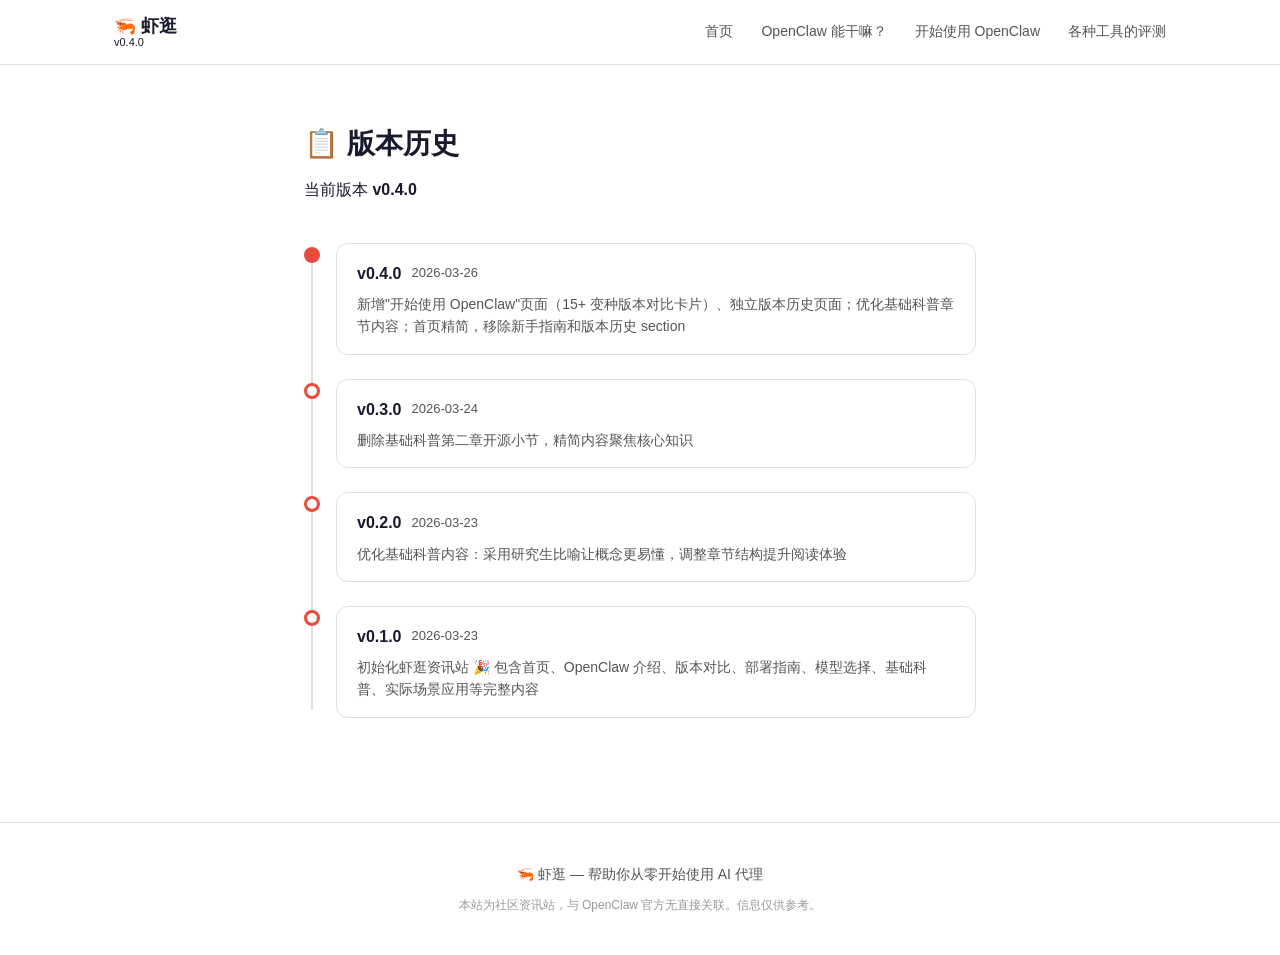
<file: changelog.html>
<!DOCTYPE html>
<html lang="zh-CN">
<head>
  <meta charset="UTF-8">
  <meta name="viewport" content="width=device-width, initial-scale=1.0">
  <title>版本历史 — 虾逛</title>
  <meta name="description" content="虾逛版本更新记录">
  <link rel="stylesheet" href="assets/style.css?v=3">
</head>
<body>

<!-- Navigation -->
<nav class="navbar" id="navbar">
  <div class="container nav-container">
    <div class="logo-wrap">
      <a href="index.html" class="logo">🦐 虾逛</a>
      <a href="changelog.html" class="logo-version">v0.4.0</a>
    </div>
    <button class="nav-toggle" id="navToggle" aria-label="菜单">
      <span></span><span></span><span></span>
    </button>
    <ul class="nav-links" id="navLinks">
      <li><a href="index.html">首页</a></li>
      <li class="nav-has-dropdown">
        <a href="what-is.html">OpenClaw 能干嘛？</a>
        <div class="nav-dropdown">
          <a href="ai-basics.html">基础科普<div class="nav-dropdown-desc">没接触过 AI？从这里开始</div></a>
          <a href="use-cases.html">实际场景应用<div class="nav-dropdown-desc">看看不同职业怎么用</div></a>
        </div>
      </li>
      <li><a href="get-started.html">开始使用 OpenClaw</a></li>
      <li><a href="reviews.html">各种工具的评测</a></li>
    </ul>
  </div>
</nav>

<section class="section" style="padding-top: 120px;">
  <div class="container" style="max-width: 720px;">
    <h1 style="font-size: 28px; margin-bottom: 8px;">📋 版本历史</h1>
    <p style="color: var(--c-text-light); margin-bottom: 40px;">当前版本 <strong>v0.4.0</strong></p>

    <div class="changelog-list">
      <div class="changelog-item">
        <div class="changelog-marker"></div>
        <div class="changelog-content">
          <div class="changelog-header">
            <span class="changelog-tag">v0.4.0</span>
            <span class="changelog-date">2026-03-26</span>
          </div>
          <p class="changelog-desc">新增"开始使用 OpenClaw"页面（15+ 变种版本对比卡片）、独立版本历史页面；优化基础科普章节内容；首页精简，移除新手指南和版本历史 section</p>
        </div>
      </div>

      <div class="changelog-item">
        <div class="changelog-marker"></div>
        <div class="changelog-content">
          <div class="changelog-header">
            <span class="changelog-tag">v0.3.0</span>
            <span class="changelog-date">2026-03-24</span>
          </div>
          <p class="changelog-desc">删除基础科普第二章开源小节，精简内容聚焦核心知识</p>
        </div>
      </div>

      <div class="changelog-item">
        <div class="changelog-marker"></div>
        <div class="changelog-content">
          <div class="changelog-header">
            <span class="changelog-tag">v0.2.0</span>
            <span class="changelog-date">2026-03-23</span>
          </div>
          <p class="changelog-desc">优化基础科普内容：采用研究生比喻让概念更易懂，调整章节结构提升阅读体验</p>
        </div>
      </div>

      <div class="changelog-item">
        <div class="changelog-marker"></div>
        <div class="changelog-content">
          <div class="changelog-header">
            <span class="changelog-tag">v0.1.0</span>
            <span class="changelog-date">2026-03-23</span>
          </div>
          <p class="changelog-desc">初始化虾逛资讯站 🎉 包含首页、OpenClaw 介绍、版本对比、部署指南、模型选择、基础科普、实际场景应用等完整内容</p>
        </div>
      </div>
    </div>

  </div>
</section>

<footer class="footer">
  <div class="container">
    <p>🦐 虾逛 — 帮助你从零开始使用 AI 代理</p>
    <p class="footer-note">本站为社区资讯站，与 OpenClaw 官方无直接关联。信息仅供参考。</p>
  </div>
</footer>

<script src="assets/main.js"></script>
<script src="analytics/tracker.js"></script>
</body>
</html>
</file>
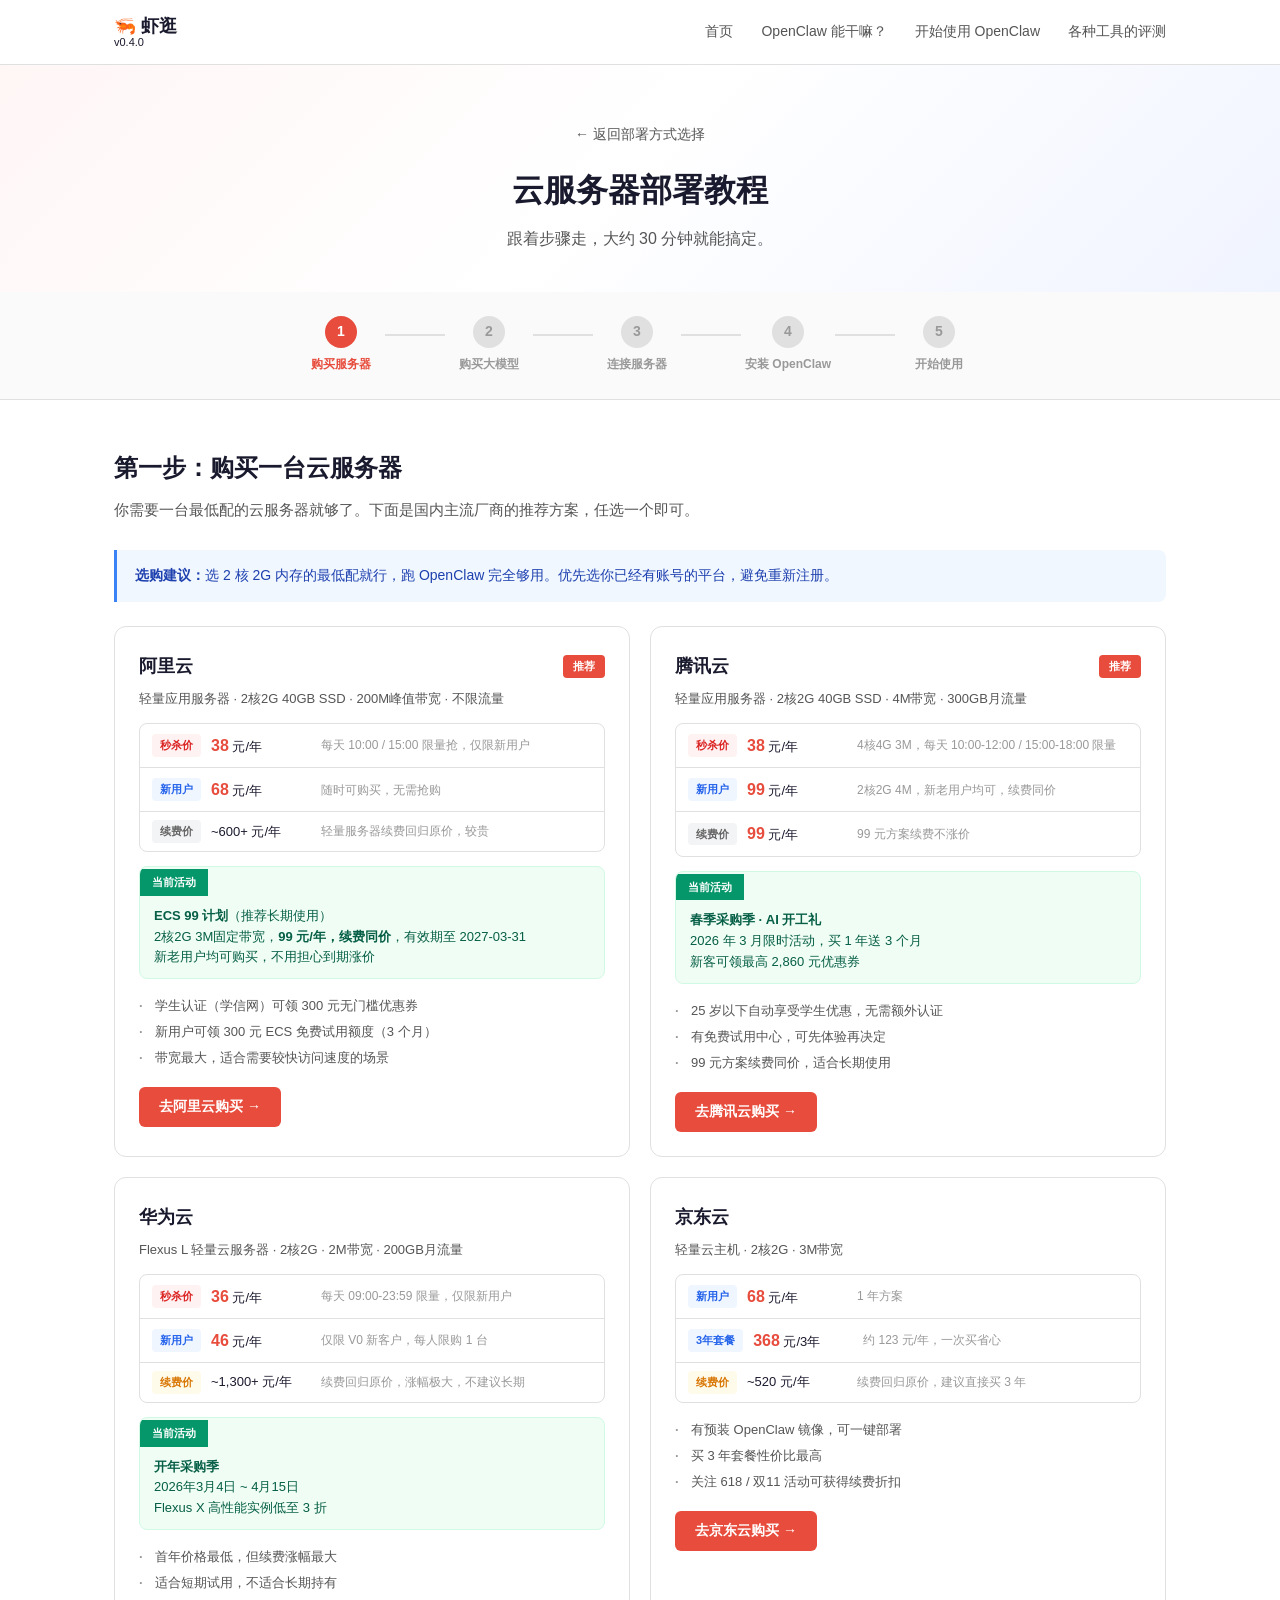
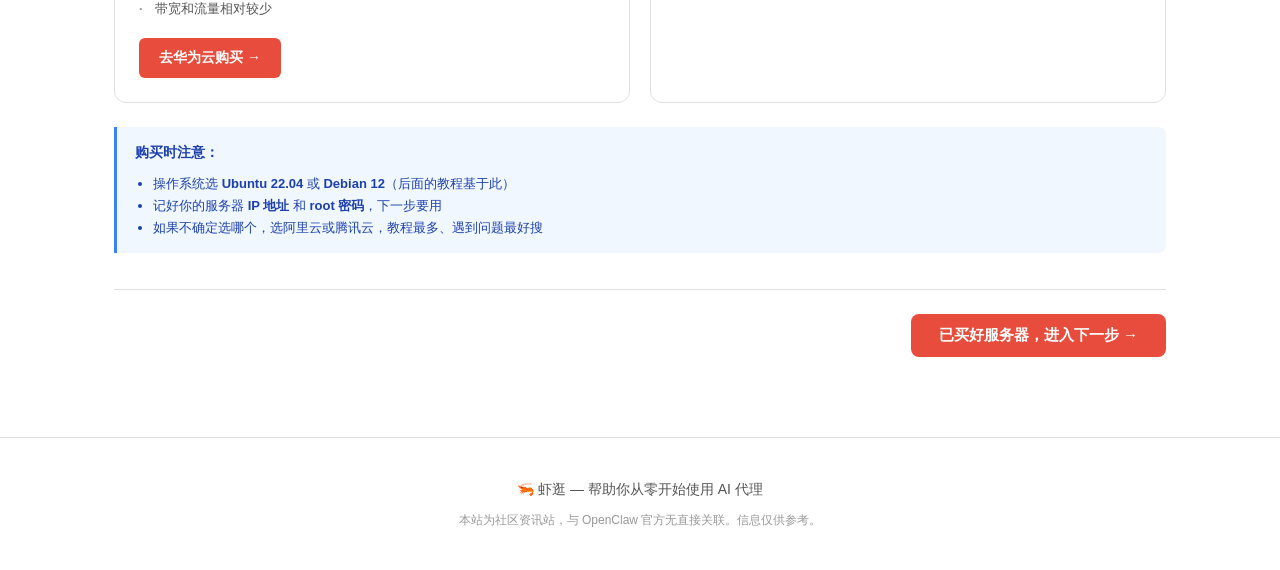
<file: deploy-cloud.html>
<!DOCTYPE html>
<html lang="zh-CN">
<head>
  <meta charset="UTF-8">
  <meta name="viewport" content="width=device-width, initial-scale=1.0">
  <title>云服务器部署教程 — 虾逛</title>
  <meta name="description" content="一步步教你把 OpenClaw 部署到云服务器上，随时随地使用你的 AI 代理。">
  <link rel="stylesheet" href="assets/style.css?v=4">
  <link rel="stylesheet" href="assets/deploy.css?v=3">
</head>
<body>

<!-- Navigation -->
<nav class="navbar" id="navbar">
  <div class="container nav-container">
    <div class="logo-wrap">
      <a href="index.html" class="logo">🦐 虾逛</a>
      <a href="changelog.html" class="logo-version">v0.4.0</a>
    </div>
    <button class="nav-toggle" id="navToggle" aria-label="菜单">
      <span></span><span></span><span></span>
    </button>
    <ul class="nav-links" id="navLinks">
      <li><a href="index.html">首页</a></li>
      <li class="nav-has-dropdown">
        <a href="what-is.html">OpenClaw 能干嘛？</a>
        <div class="nav-dropdown">
          <a href="ai-basics.html">基础科普<div class="nav-dropdown-desc">没接触过 AI？从这里开始</div></a>
          <a href="use-cases.html">实际场景应用<div class="nav-dropdown-desc">看看不同职业怎么用</div></a>
        </div>
      </li>
      <li><a href="get-started.html">开始使用 OpenClaw</a></li>
      <li><a href="reviews.html">各种工具的评测</a></li>
    </ul>
  </div>
</nav>

<!-- Hero -->
<section class="deploy-hero">
  <div class="container">
    <a href="deploy.html" class="deploy-back">← 返回部署方式选择</a>
    <h1>云服务器部署教程</h1>
    <p class="deploy-hero-desc">跟着步骤走，大约 30 分钟就能搞定。</p>
  </div>
</section>

<!-- Step Progress Bar -->
<section class="wizard-progress-wrap">
  <div class="container">
    <div class="wizard-progress">
      <div class="wizard-step active" data-step="1">
        <div class="wizard-step-dot">1</div>
        <div class="wizard-step-label">购买服务器</div>
      </div>
      <div class="wizard-step-line"></div>
      <div class="wizard-step" data-step="2">
        <div class="wizard-step-dot">2</div>
        <div class="wizard-step-label">购买大模型</div>
      </div>
      <div class="wizard-step-line"></div>
      <div class="wizard-step" data-step="3">
        <div class="wizard-step-dot">3</div>
        <div class="wizard-step-label">连接服务器</div>
      </div>
      <div class="wizard-step-line"></div>
      <div class="wizard-step" data-step="4">
        <div class="wizard-step-dot">4</div>
        <div class="wizard-step-label">安装 OpenClaw</div>
      </div>
      <div class="wizard-step-line"></div>
      <div class="wizard-step" data-step="5">
        <div class="wizard-step-dot">5</div>
        <div class="wizard-step-label">开始使用</div>
      </div>
    </div>
  </div>
</section>

<!-- Step Content -->
<section class="deploy-section">
  <div class="container">

    <!-- ===== Step 1: 购买服务器 ===== -->
    <div class="wizard-panel active" id="step-1">
      <h2>第一步：购买一台云服务器</h2>
      <p class="wizard-panel-desc">你需要一台最低配的云服务器就够了。下面是国内主流厂商的推荐方案，任选一个即可。</p>

      <div class="cloud-tip">
        <strong>选购建议：</strong>选 2 核 2G 内存的最低配就行，跑 OpenClaw 完全够用。优先选你已经有账号的平台，避免重新注册。
      </div>

      <div class="cloud-providers">

        <!-- 阿里云 -->
        <div class="cloud-card">
          <div class="cloud-card-header">
            <h3>阿里云</h3>
            <span class="cloud-card-recommend">推荐</span>
          </div>
          <p class="cloud-card-product">轻量应用服务器 · 2核2G 40GB SSD · 200M峰值带宽 · 不限流量</p>
          <div class="cloud-pricing">
            <div class="cloud-price-row">
              <span class="cloud-price-label cloud-price-label-hot">秒杀价</span>
              <span class="cloud-price-value"><strong>38</strong> 元/年</span>
              <span class="cloud-price-note">每天 10:00 / 15:00 限量抢，仅限新用户</span>
            </div>
            <div class="cloud-price-row">
              <span class="cloud-price-label cloud-price-label-new">新用户</span>
              <span class="cloud-price-value"><strong>68</strong> 元/年</span>
              <span class="cloud-price-note">随时可购买，无需抢购</span>
            </div>
            <div class="cloud-price-row">
              <span class="cloud-price-label">续费价</span>
              <span class="cloud-price-value">~600+ 元/年</span>
              <span class="cloud-price-note">轻量服务器续费回归原价，较贵</span>
            </div>
          </div>
          <div class="cloud-promo">
            <div class="cloud-promo-tag">当前活动</div>
            <div class="cloud-promo-body">
              <p><strong>ECS 99 计划</strong>（推荐长期使用）</p>
              <p>2核2G 3M固定带宽，<strong>99 元/年，续费同价</strong>，有效期至 2027-03-31</p>
              <p>新老用户均可购买，不用担心到期涨价</p>
            </div>
          </div>
          <ul class="cloud-card-notes">
            <li>学生认证（学信网）可领 300 元无门槛优惠券</li>
            <li>新用户可领 300 元 ECS 免费试用额度（3 个月）</li>
            <li>带宽最大，适合需要较快访问速度的场景</li>
          </ul>
          <a href="https://www.aliyun.com/activity" target="_blank" class="cloud-card-btn">去阿里云购买 →</a>
        </div>

        <!-- 腾讯云 -->
        <div class="cloud-card">
          <div class="cloud-card-header">
            <h3>腾讯云</h3>
            <span class="cloud-card-recommend">推荐</span>
          </div>
          <p class="cloud-card-product">轻量应用服务器 · 2核2G 40GB SSD · 4M带宽 · 300GB月流量</p>
          <div class="cloud-pricing">
            <div class="cloud-price-row">
              <span class="cloud-price-label cloud-price-label-hot">秒杀价</span>
              <span class="cloud-price-value"><strong>38</strong> 元/年</span>
              <span class="cloud-price-note">4核4G 3M，每天 10:00-12:00 / 15:00-18:00 限量</span>
            </div>
            <div class="cloud-price-row">
              <span class="cloud-price-label cloud-price-label-new">新用户</span>
              <span class="cloud-price-value"><strong>99</strong> 元/年</span>
              <span class="cloud-price-note">2核2G 4M，新老用户均可，续费同价</span>
            </div>
            <div class="cloud-price-row">
              <span class="cloud-price-label">续费价</span>
              <span class="cloud-price-value"><strong>99</strong> 元/年</span>
              <span class="cloud-price-note">99 元方案续费不涨价</span>
            </div>
          </div>
          <div class="cloud-promo">
            <div class="cloud-promo-tag">当前活动</div>
            <div class="cloud-promo-body">
              <p><strong>春季采购季 · AI 开工礼</strong></p>
              <p>2026 年 3 月限时活动，买 1 年送 3 个月</p>
              <p>新客可领最高 2,860 元优惠券</p>
            </div>
          </div>
          <ul class="cloud-card-notes">
            <li>25 岁以下自动享受学生优惠，无需额外认证</li>
            <li>有免费试用中心，可先体验再决定</li>
            <li>99 元方案续费同价，适合长期使用</li>
          </ul>
          <a href="https://cloud.tencent.com/act/pro/spring2026" target="_blank" class="cloud-card-btn">去腾讯云购买 →</a>
        </div>

        <!-- 华为云 -->
        <div class="cloud-card">
          <div class="cloud-card-header">
            <h3>华为云</h3>
          </div>
          <p class="cloud-card-product">Flexus L 轻量云服务器 · 2核2G · 2M带宽 · 200GB月流量</p>
          <div class="cloud-pricing">
            <div class="cloud-price-row">
              <span class="cloud-price-label cloud-price-label-hot">秒杀价</span>
              <span class="cloud-price-value"><strong>36</strong> 元/年</span>
              <span class="cloud-price-note">每天 09:00-23:59 限量，仅限新用户</span>
            </div>
            <div class="cloud-price-row">
              <span class="cloud-price-label cloud-price-label-new">新用户</span>
              <span class="cloud-price-value"><strong>46</strong> 元/年</span>
              <span class="cloud-price-note">仅限 V0 新客户，每人限购 1 台</span>
            </div>
            <div class="cloud-price-row">
              <span class="cloud-price-label cloud-price-label-warn">续费价</span>
              <span class="cloud-price-value">~1,300+ 元/年</span>
              <span class="cloud-price-note">续费回归原价，涨幅极大，不建议长期</span>
            </div>
          </div>
          <div class="cloud-promo">
            <div class="cloud-promo-tag">当前活动</div>
            <div class="cloud-promo-body">
              <p><strong>开年采购季</strong></p>
              <p>2026年3月4日 ~ 4月15日</p>
              <p>Flexus X 高性能实例低至 3 折</p>
            </div>
          </div>
          <ul class="cloud-card-notes">
            <li>首年价格最低，但续费涨幅最大</li>
            <li>适合短期试用，不适合长期持有</li>
            <li>带宽和流量相对较少</li>
          </ul>
          <a href="https://activity.huaweicloud.com/newyear_promotion/index.html" target="_blank" class="cloud-card-btn">去华为云购买 →</a>
        </div>

        <!-- 京东云 -->
        <div class="cloud-card">
          <div class="cloud-card-header">
            <h3>京东云</h3>
          </div>
          <p class="cloud-card-product">轻量云主机 · 2核2G · 3M带宽</p>
          <div class="cloud-pricing">
            <div class="cloud-price-row">
              <span class="cloud-price-label cloud-price-label-new">新用户</span>
              <span class="cloud-price-value"><strong>68</strong> 元/年</span>
              <span class="cloud-price-note">1 年方案</span>
            </div>
            <div class="cloud-price-row">
              <span class="cloud-price-label cloud-price-label-new">3年套餐</span>
              <span class="cloud-price-value"><strong>368</strong> 元/3年</span>
              <span class="cloud-price-note">约 123 元/年，一次买省心</span>
            </div>
            <div class="cloud-price-row">
              <span class="cloud-price-label cloud-price-label-warn">续费价</span>
              <span class="cloud-price-value">~520 元/年</span>
              <span class="cloud-price-note">续费回归原价，建议直接买 3 年</span>
            </div>
          </div>
          <ul class="cloud-card-notes">
            <li>有预装 OpenClaw 镜像，可一键部署</li>
            <li>买 3 年套餐性价比最高</li>
            <li>关注 618 / 双11 活动可获得续费折扣</li>
          </ul>
          <a href="https://www.jdcloud.com/" target="_blank" class="cloud-card-btn">去京东云购买 →</a>
        </div>

      </div>

      <div class="cloud-tip" style="margin-top: 24px;">
        <strong>购买时注意：</strong>
        <ul style="margin: 8px 0 0; padding-left: 18px;">
          <li>操作系统选 <strong>Ubuntu 22.04</strong> 或 <strong>Debian 12</strong>（后面的教程基于此）</li>
          <li>记好你的服务器 <strong>IP 地址</strong> 和 <strong>root 密码</strong>，下一步要用</li>
          <li>如果不确定选哪个，选阿里云或腾讯云，教程最多、遇到问题最好搜</li>
        </ul>
      </div>

      <div class="wizard-nav">
        <div></div>
        <button class="wizard-next-btn" onclick="goToStep(2)">已买好服务器，进入下一步 →</button>
      </div>
    </div>

    <!-- ===== Step 2: 购买大模型 ===== -->
    <div class="wizard-panel" id="step-2">
      <h2>第二步：购买 AI 大模型的使用权</h2>
      <p class="wizard-panel-desc">OpenClaw 本身是工具，需要连接一个 AI 大模型才能"思考"。你需要注册一个账号，获取 API Key（类似密码）。</p>

      <div class="cloud-tip">
        <strong>什么是 API Key？</strong>就像大模型的"上岗证"——有了它，OpenClaw 才能调用大模型帮你干活。注册后在对应平台创建即可，过程很简单。
      </div>

      <div class="deploy-step">
        <div class="deploy-step-num">1</div>
        <div class="deploy-step-body">
          <h3>选一个大模型，注册获取 API Key</h3>
          <p>推荐以下选择，任选一个即可：</p>

          <p style="font-size:13px;color:#888;margin-bottom:12px;">有 Coding Plan 的平台可以按月订阅，直接在编程工具（Cursor、VS Code 等）里用，不需要手动填 API Key，更方便。</p>

          <div class="model-section-title">有 Coding Plan（订阅制，适合日常使用）</div>
          <div class="model-options">

            <div class="model-card">
              <h4>智谱 GLM（智谱 AI）</h4>
              <span class="model-tag model-tag-coding">Coding Plan 最全</span>
              <div class="model-coding-plan">
                <div class="model-coding-plan-label">Coding Plan</div>
                <div class="model-coding-plan-body">
                  <div class="model-price-row"><span>基础版</span><span>¥49 / 月</span></div>
                  <div class="model-price-row"><span>专业版</span><span>¥99 / 月</span></div>
                  <div class="model-price-row model-price-free"><span>支持工具</span><span>Cursor、VS Code、JetBrains 等 20+ 工具</span></div>
                </div>
              </div>
              <p>适合程序员，直接在 IDE 里用，无需手动配置 API。大陆直连。</p>
              <div class="model-price-table">
                <div class="model-price-row"><span>GLM-4-Flash（API）</span><span>免费（有并发限制）</span></div>
                <div class="model-price-row model-price-free"><span>新用户</span><span>赠送 100 万 Token</span></div>
              </div>
              <a href="https://open.bigmodel.cn/" target="_blank">去智谱 AI 注册 →</a>
              <p class="model-note">注册后在「API Keys」或「Coding Plan」页面开通</p>
            </div>

            <div class="model-card">
              <h4>通义千问（阿里云百炼）</h4>
              <span class="model-tag model-tag-coding">有 Coding Plan</span>
              <div class="model-coding-plan">
                <div class="model-coding-plan-label">Coding Plan</div>
                <div class="model-coding-plan-body">
                  <div class="model-price-row"><span>Lite 版</span><span>¥7.9 / 首月，之后 ¥40 / 月</span></div>
                  <div class="model-price-row"><span>Pro 版</span><span>¥99 / 月</span></div>
                  <div class="model-price-row model-price-free"><span>产品</span><span>通义灵码（IDE 插件）</span></div>
                </div>
              </div>
              <p>通义灵码支持 VS Code、JetBrains，中文补全最自然。大陆直连。</p>
              <div class="model-price-table">
                <div class="model-price-row"><span>Qwen-Plus（API）</span><span>输入 ¥0.8 / 输出 ¥2（百万 token）</span></div>
                <div class="model-price-row model-price-free"><span>新用户</span><span>各模型赠 100 万 Token（共约 7000 万）</span></div>
              </div>
              <a href="https://tongyi.aliyun.com/lingma" target="_blank">去通义灵码开通 →</a>
              <p class="model-note">API 注册：dashscope.console.aliyun.com</p>
            </div>

            <div class="model-card">
              <h4>豆包（火山方舟）</h4>
              <span class="model-tag model-tag-coding">有 Coding Plan</span>
              <div class="model-coding-plan">
                <div class="model-coding-plan-label">Coding Plan</div>
                <div class="model-coding-plan-body">
                  <div class="model-price-row"><span>基础版</span><span>¥40 / 月</span></div>
                  <div class="model-price-row"><span>专业版</span><span>¥100 / 月</span></div>
                  <div class="model-price-row model-price-free"><span>产品</span><span>Trae（字节 AI IDE，国内版免费）</span></div>
                </div>
              </div>
              <p>字节出品，Trae 国内版完全免费可用，飞书集成最好。大陆直连。</p>
              <div class="model-price-table">
                <div class="model-price-row"><span>豆包 Pro 32K（API）</span><span>输入 ¥0.8 / 输出 ¥2（百万 token）</span></div>
                <div class="model-price-row model-price-free"><span>新用户</span><span>每个模型赠 50 万 Token</span></div>
              </div>
              <a href="https://www.trae.com.cn/" target="_blank">去 Trae 下载（免费）→</a>
              <p class="model-note">API 注册：console.volcengine.com/ark</p>
            </div>

            <div class="model-card">
              <h4>Kimi（月之暗面）</h4>
              <span class="model-tag model-tag-coding">有 Coding Plan</span>
              <div class="model-coding-plan">
                <div class="model-coding-plan-label">Coding Plan</div>
                <div class="model-coding-plan-body">
                  <div class="model-price-row"><span>会员</span><span>¥49 / 月（含 API 额度）</span></div>
                  <div class="model-price-row model-price-free"><span>特点</span><span>长文档理解最强，联网搜索引用准</span></div>
                </div>
              </div>
              <p>超长上下文处理能力最佳，适合分析大量文档。大陆直连。</p>
              <div class="model-price-table">
                <div class="model-price-row"><span>moonshot-v1-8k（API）</span><span>¥12 / 百万 token</span></div>
                <div class="model-price-row model-price-free"><span>新用户</span><span>赠送 15 元免费额度</span></div>
              </div>
              <a href="https://platform.moonshot.cn/" target="_blank">去 Kimi 开放平台注册 →</a>
              <p class="model-note">注册后在「API Key」页面创建</p>
            </div>

          </div>

          <div class="model-section-title" style="margin-top:28px;">仅 API（按用量付费，适合和 OpenClaw 搭配）</div>
          <div class="model-options">

            <div class="model-card">
              <h4>DeepSeek</h4>
              <span class="model-tag model-tag-cheap">最推荐 · 最便宜</span>
              <p>国产顶尖模型，代码能力强，性价比最高，最适合搭配 OpenClaw。大陆直连，无需翻墙。</p>
              <div class="model-price-table">
                <div class="model-price-row"><span>DeepSeek V3.2</span><span>输入 ¥2 / 输出 ¥8（百万 token）</span></div>
                <div class="model-price-row"><span>DeepSeek R1（推理）</span><span>输入 ¥4 / 输出 ¥16（百万 token）</span></div>
                <div class="model-price-row model-price-free"><span>新用户</span><span>赠送 10 元免费额度</span></div>
              </div>
              <a href="https://platform.deepseek.com/" target="_blank">去 DeepSeek 注册 →</a>
              <p class="model-note">注册后进入「API Keys」页面创建</p>
            </div>

            <div class="model-card">
              <h4>硅基流动（SiliconFlow）</h4>
              <span class="model-tag model-tag-cheap">聚合平台 · 超低价</span>
              <p>一个 Key 调用 DeepSeek、Qwen、GLM 等几十个主流模型，价格普遍低 30~50%，适合测试对比。</p>
              <div class="model-price-table">
                <div class="model-price-row"><span>DeepSeek V3（同款）</span><span>输入 ¥1.33 / 输出 ¥5.34（百万 token）</span></div>
                <div class="model-price-row"><span>Qwen3-72B</span><span>输入 ¥0.57 / 输出 ¥2.28（百万 token）</span></div>
                <div class="model-price-row model-price-free"><span>新用户</span><span>赠送 14 元免费额度</span></div>
              </div>
              <a href="https://siliconflow.cn/" target="_blank">去硅基流动注册 →</a>
              <p class="model-note">一个账号，调用几十个主流模型</p>
            </div>

          </div>
        </div>
      </div>

      <div class="cloud-tip" style="margin-top: 24px;">
        <strong>记好你的 API Key！</strong>创建后复制保存好，后面安装 OpenClaw 的时候需要填入。API Key 只会显示一次，丢了要重新创建。
      </div>

      <div class="wizard-nav">
        <button class="wizard-prev-btn" onclick="goToStep(1)">← 上一步</button>
        <button class="wizard-next-btn" onclick="goToStep(3)">已拿到 API Key，进入下一步 →</button>
      </div>
    </div>

    <!-- ===== Step 3: 连接服务器 ===== -->
    <div class="wizard-panel" id="step-3">
      <h2>第三步：连接到你的服务器</h2>
      <p class="wizard-panel-desc">买好服务器后，你需要"登录"到它上面去操作。就像远程控制一台电脑。</p>

      <div class="deploy-step">
        <div class="deploy-step-num">A</div>
        <div class="deploy-step-body">
          <h3>Mac 用户</h3>
          <p>打开<strong>终端</strong>（启动台搜索"终端"），输入：</p>
          <pre><code># 把 123.456.789.0 替换成你的服务器 IP
ssh root@123.456.789.0</code></pre>
          <p>第一次连接会问你 "Are you sure you want to continue connecting?"，输入 <code>yes</code> 回车。</p>
          <p>然后输入你的 root 密码（输入时屏幕不会显示字符，这是正常的），回车。</p>
          <p>看到类似 <code>root@server:~#</code> 的提示符就说明连接成功了。</p>
        </div>
      </div>

      <div class="deploy-step">
        <div class="deploy-step-num">B</div>
        <div class="deploy-step-body">
          <h3>Windows 用户</h3>
          <p>Windows 10/11 自带 SSH 工具。打开 <strong>PowerShell</strong>（开始菜单搜索 "PowerShell"），输入：</p>
          <pre><code># 把 123.456.789.0 替换成你的服务器 IP
ssh root@123.456.789.0</code></pre>
          <p>操作和 Mac 一样：输入 <code>yes</code> → 输入密码 → 看到服务器提示符就成功了。</p>
          <div class="deploy-tip">
            <strong>如果 ssh 命令不可用：</strong>下载 <a href="https://www.chiark.greenend.org.uk/~sgtatham/putty/latest.html" target="_blank">PuTTY</a>，填入 IP 地址和端口 22，点 Open，输入用户名 root 和密码即可。
          </div>
        </div>
      </div>

      <div class="wizard-nav">
        <button class="wizard-prev-btn" onclick="goToStep(2)">← 上一步</button>
        <button class="wizard-next-btn" onclick="goToStep(4)">已连接成功，进入下一步 →</button>
      </div>
    </div>

    <!-- ===== Step 4: 安装 OpenClaw 并配置 ===== -->
    <div class="wizard-panel" id="step-4">
      <h2>第四步：安装 OpenClaw 并配置大模型</h2>
      <p class="wizard-panel-desc">在服务器上执行几条命令装好 OpenClaw，然后把第二步拿到的 API Key 填进去。</p>

      <div class="deploy-step">
        <div class="deploy-step-num">1</div>
        <div class="deploy-step-body">
          <h3>安装 Docker</h3>
          <p>在服务器终端里依次输入以下命令（可以一行行复制粘贴）：</p>
          <pre><code># 更新系统
apt update && apt upgrade -y

# 一键安装 Docker
curl -fsSL https://get.docker.com | sh

# 验证安装
docker --version</code></pre>
          <p>看到 Docker 版本号就说明安装成功。</p>
        </div>
      </div>

      <div class="deploy-step">
        <div class="deploy-step-num">2</div>
        <div class="deploy-step-body">
          <h3>安装并启动 OpenClaw</h3>
          <pre><code># 下载并启动 OpenClaw
docker pull openclaw/openclaw:latest

# 创建配置目录
mkdir -p ~/.openclaw

# 启动 OpenClaw
docker run -d \
  --name openclaw \
  --restart always \
  -p 18789:18789 \
  -v ~/.openclaw:/root/.openclaw \
  openclaw/openclaw:latest</code></pre>
          <p>等待下载完成并启动。这一步可能需要几分钟，取决于你的网络速度。</p>
        </div>
      </div>

      <div class="deploy-step">
        <div class="deploy-step-num">3</div>
        <div class="deploy-step-body">
          <h3>验证 OpenClaw 是否运行</h3>
          <pre><code># 查看运行状态
docker ps</code></pre>
          <p>如果看到 <code>openclaw</code> 容器状态为 <code>Up</code>，说明已经在运行了。</p>
          <p>现在打开浏览器，访问：</p>
          <pre><code>http://你的服务器IP:18789</code></pre>
          <p>能看到 OpenClaw 的控制面板就说明安装成功了！</p>
        </div>
      </div>

      <div class="deploy-step">
        <div class="deploy-step-num">4</div>
        <div class="deploy-step-body">
          <h3>填入 API Key</h3>
          <p>在 OpenClaw 控制面板里：</p>
          <ol>
            <li>进入 <strong>Settings</strong>（设置）页面</li>
            <li>找到 <strong>LLM Provider</strong>（大模型提供商）</li>
            <li>选择你注册的那个平台（如 Anthropic、DeepSeek）</li>
            <li>粘贴你第二步拿到的 API Key</li>
            <li>点击保存</li>
          </ol>
        </div>
      </div>

      <div class="wizard-nav">
        <button class="wizard-prev-btn" onclick="goToStep(3)">← 上一步</button>
        <button class="wizard-next-btn" onclick="goToStep(5)">安装配置完成，进入下一步 →</button>
      </div>
    </div>

    <!-- ===== Step 5: 开始使用 ===== -->
    <div class="wizard-panel" id="step-5">
      <h2>第五步：开始使用！</h2>
      <p class="wizard-panel-desc">恭喜！你的 AI 代理已经准备好了。</p>

      <div class="deploy-step">
        <div class="deploy-step-num">1</div>
        <div class="deploy-step-body">
          <h3>连接你的消息平台</h3>
          <p>在 OpenClaw 控制面板里，你可以连接各种消息平台，之后直接在这些平台上跟你的 AI 代理对话：</p>
          <ul>
            <li><strong>Telegram</strong> — 最推荐，配置最简单</li>
            <li><strong>微信</strong> — 需要额外配置，有封号风险</li>
            <li><strong>Discord</strong> — 适合游戏/社区场景</li>
            <li><strong>飞书 / 钉钉</strong> — 适合工作场景</li>
          </ul>
        </div>
      </div>

      <div class="deploy-step">
        <div class="deploy-step-num">2</div>
        <div class="deploy-step-body">
          <h3>试试给它发消息</h3>
          <p>连接好消息平台后，试着发这些消息：</p>
          <div class="example-msgs">
            <div class="example-msg">"帮我查一下明天北京的天气"</div>
            <div class="example-msg">"写一封请假邮件，明天有事"</div>
            <div class="example-msg">"帮我总结一下这个链接的内容：xxx"</div>
            <div class="example-msg">"每天早上 8 点给我发一份今日新闻摘要"</div>
          </div>
        </div>
      </div>

      <div class="deploy-step">
        <div class="deploy-step-num">3</div>
        <div class="deploy-step-body">
          <h3>日常维护</h3>
          <p>基本不需要维护。以下是偶尔可能用到的命令：</p>
          <pre><code># 查看 OpenClaw 运行状态
docker ps

# 查看日志（排查问题时用）
docker logs openclaw --tail 50

# 更新到最新版本
docker pull openclaw/openclaw:latest
docker stop openclaw && docker rm openclaw
docker run -d \
  --name openclaw \
  --restart always \
  -p 18789:18789 \
  -v ~/.openclaw:/root/.openclaw \
  openclaw/openclaw:latest</code></pre>
        </div>
      </div>

      <div class="wizard-done">
        <h3>🎉 搞定了！</h3>
        <p>你的 AI 代理现在 24 小时在线，随时待命。</p>
        <p>想了解更多玩法？看看 <a href="use-cases.html">实际场景应用</a>，找找灵感。</p>
      </div>

      <div class="wizard-nav">
        <button class="wizard-prev-btn" onclick="goToStep(4)">← 上一步</button>
        <a href="get-started.html" class="wizard-next-btn" style="text-decoration:none;">返回版本选择</a>
      </div>
    </div>

  </div>
</section>

<!-- Footer -->
<footer class="footer">
  <div class="container">
    <p>🦐 虾逛 — 帮助你从零开始使用 AI 代理</p>
    <p class="footer-note">本站为社区资讯站，与 OpenClaw 官方无直接关联。信息仅供参考。</p>
  </div>
</footer>

<script src="assets/main.js"></script>
<script>
function goToStep(n) {
  // Update progress bar
  document.querySelectorAll('.wizard-step').forEach(function(el) {
    var step = parseInt(el.dataset.step);
    el.classList.toggle('active', step <= n);
    el.classList.toggle('done', step < n);
  });
  // Update panels
  document.querySelectorAll('.wizard-panel').forEach(function(el) {
    el.classList.remove('active');
  });
  document.getElementById('step-' + n).classList.add('active');
  // Scroll to top of content
  document.querySelector('.wizard-progress-wrap').scrollIntoView({ behavior: 'smooth' });
}
</script>
<script src="analytics/tracker.js"></script>
</body>
</html>
</file>
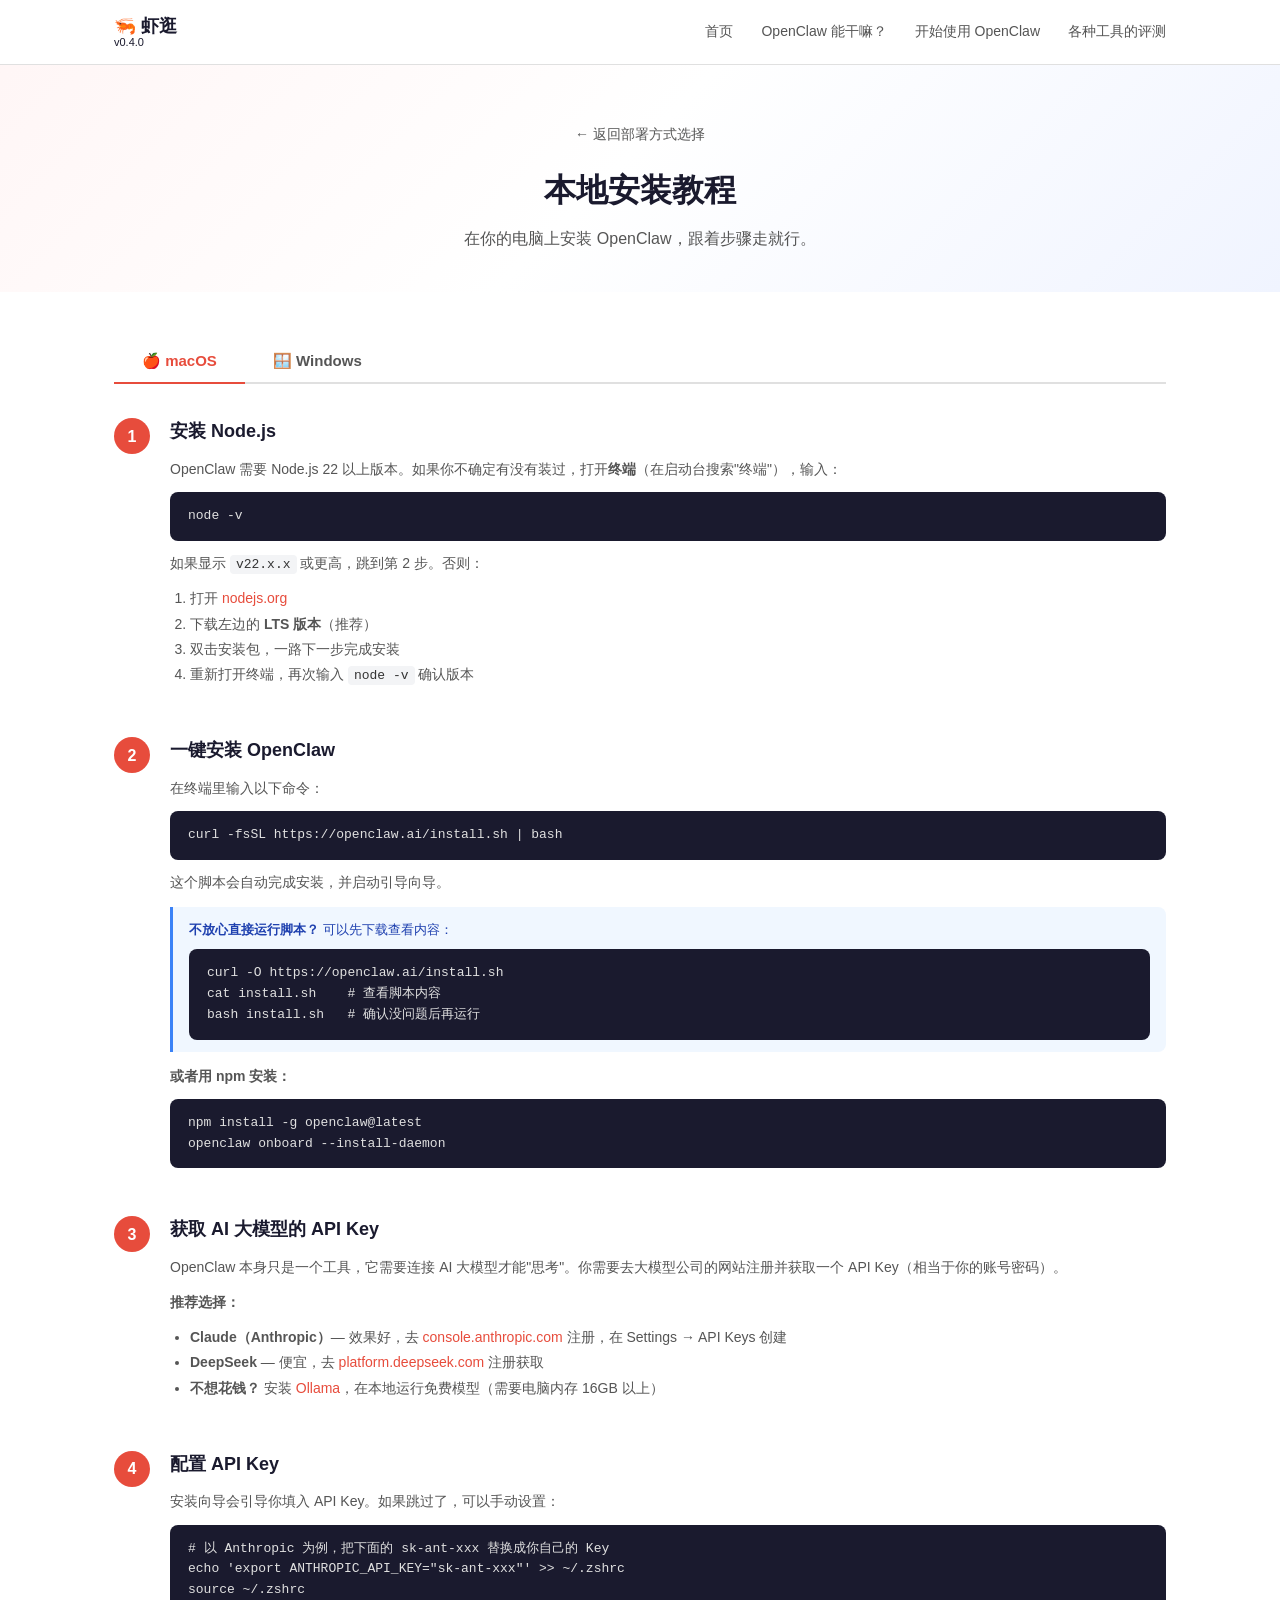
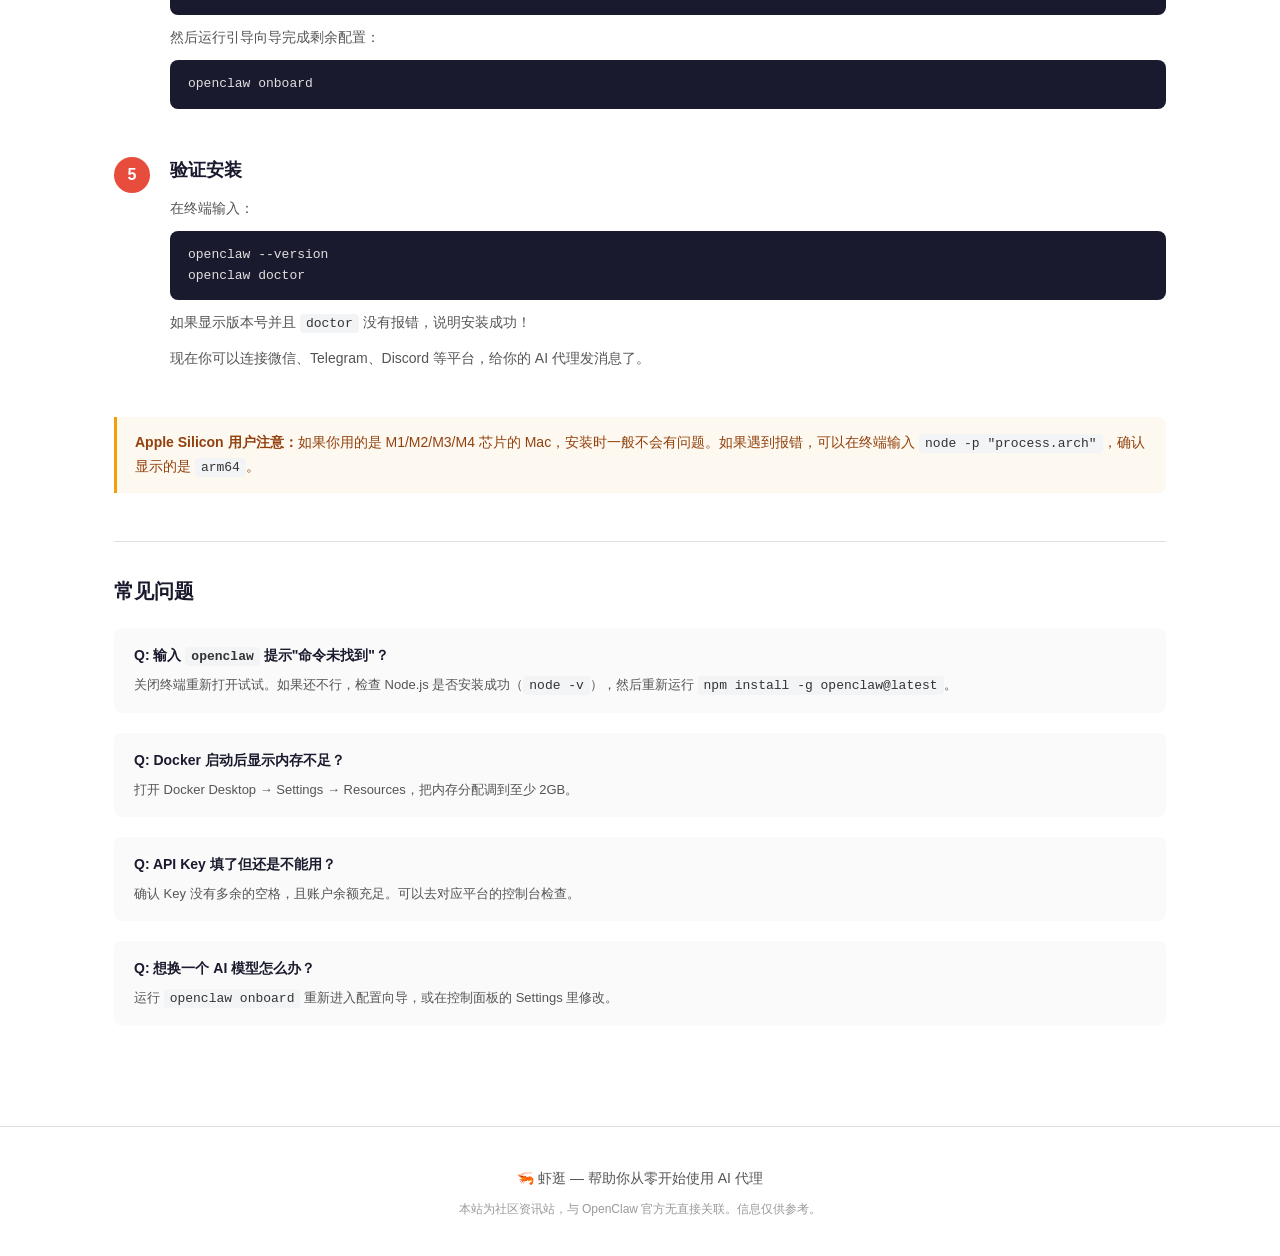
<file: deploy-local.html>
<!DOCTYPE html>
<html lang="zh-CN">
<head>
  <meta charset="UTF-8">
  <meta name="viewport" content="width=device-width, initial-scale=1.0">
  <title>本地安装教程 — 虾逛</title>
  <meta name="description" content="在你的 Windows 或 Mac 电脑上安装 OpenClaw 的详细教程。">
  <link rel="stylesheet" href="assets/style.css?v=4">
  <link rel="stylesheet" href="assets/deploy.css?v=2">
</head>
<body>

<!-- Navigation -->
<nav class="navbar" id="navbar">
  <div class="container nav-container">
    <div class="logo-wrap">
      <a href="index.html" class="logo">🦐 虾逛</a>
      <a href="changelog.html" class="logo-version">v0.4.0</a>
    </div>
    <button class="nav-toggle" id="navToggle" aria-label="菜单">
      <span></span><span></span><span></span>
    </button>
    <ul class="nav-links" id="navLinks">
      <li><a href="index.html">首页</a></li>
      <li class="nav-has-dropdown">
        <a href="what-is.html">OpenClaw 能干嘛？</a>
        <div class="nav-dropdown">
          <a href="ai-basics.html">基础科普<div class="nav-dropdown-desc">没接触过 AI？从这里开始</div></a>
          <a href="use-cases.html">实际场景应用<div class="nav-dropdown-desc">看看不同职业怎么用</div></a>
        </div>
      </li>
      <li><a href="get-started.html">开始使用 OpenClaw</a></li>
      <li><a href="reviews.html">各种工具的评测</a></li>
    </ul>
  </div>
</nav>

<!-- Hero -->
<section class="deploy-hero">
  <div class="container">
    <a href="deploy.html" class="deploy-back">← 返回部署方式选择</a>
    <h1>本地安装教程</h1>
    <p class="deploy-hero-desc">在你的电脑上安装 OpenClaw，跟着步骤走就行。</p>
  </div>
</section>

<!-- Platform Tabs -->
<section class="deploy-section">
  <div class="container">

    <div class="platform-tabs">
      <button class="platform-tab active" data-platform="mac">🍎 macOS</button>
      <button class="platform-tab" data-platform="win">🪟 Windows</button>
    </div>

    <!-- ========== macOS ========== -->
    <div class="platform-content active" id="platform-mac">

      <div class="deploy-step">
        <div class="deploy-step-num">1</div>
        <div class="deploy-step-body">
          <h3>安装 Node.js</h3>
          <p>OpenClaw 需要 Node.js 22 以上版本。如果你不确定有没有装过，打开<strong>终端</strong>（在启动台搜索"终端"），输入：</p>
          <pre><code>node -v</code></pre>
          <p>如果显示 <code>v22.x.x</code> 或更高，跳到第 2 步。否则：</p>
          <ol>
            <li>打开 <a href="https://nodejs.org/" target="_blank">nodejs.org</a></li>
            <li>下载左边的 <strong>LTS 版本</strong>（推荐）</li>
            <li>双击安装包，一路下一步完成安装</li>
            <li>重新打开终端，再次输入 <code>node -v</code> 确认版本</li>
          </ol>
        </div>
      </div>

      <div class="deploy-step">
        <div class="deploy-step-num">2</div>
        <div class="deploy-step-body">
          <h3>一键安装 OpenClaw</h3>
          <p>在终端里输入以下命令：</p>
          <pre><code>curl -fsSL https://openclaw.ai/install.sh | bash</code></pre>
          <p>这个脚本会自动完成安装，并启动引导向导。</p>
          <div class="deploy-tip">
            <strong>不放心直接运行脚本？</strong> 可以先下载查看内容：
            <pre><code>curl -O https://openclaw.ai/install.sh
cat install.sh    # 查看脚本内容
bash install.sh   # 确认没问题后再运行</code></pre>
          </div>
          <p><strong>或者用 npm 安装：</strong></p>
          <pre><code>npm install -g openclaw@latest
openclaw onboard --install-daemon</code></pre>
        </div>
      </div>

      <div class="deploy-step">
        <div class="deploy-step-num">3</div>
        <div class="deploy-step-body">
          <h3>获取 AI 大模型的 API Key</h3>
          <p>OpenClaw 本身只是一个工具，它需要连接 AI 大模型才能"思考"。你需要去大模型公司的网站注册并获取一个 API Key（相当于你的账号密码）。</p>
          <p><strong>推荐选择：</strong></p>
          <ul>
            <li><strong>Claude（Anthropic）</strong>— 效果好，去 <a href="https://console.anthropic.com/" target="_blank">console.anthropic.com</a> 注册，在 Settings → API Keys 创建</li>
            <li><strong>DeepSeek</strong> — 便宜，去 <a href="https://platform.deepseek.com/" target="_blank">platform.deepseek.com</a> 注册获取</li>
            <li><strong>不想花钱？</strong> 安装 <a href="https://ollama.com/" target="_blank">Ollama</a>，在本地运行免费模型（需要电脑内存 16GB 以上）</li>
          </ul>
        </div>
      </div>

      <div class="deploy-step">
        <div class="deploy-step-num">4</div>
        <div class="deploy-step-body">
          <h3>配置 API Key</h3>
          <p>安装向导会引导你填入 API Key。如果跳过了，可以手动设置：</p>
          <pre><code># 以 Anthropic 为例，把下面的 sk-ant-xxx 替换成你自己的 Key
echo 'export ANTHROPIC_API_KEY="sk-ant-xxx"' >> ~/.zshrc
source ~/.zshrc</code></pre>
          <p>然后运行引导向导完成剩余配置：</p>
          <pre><code>openclaw onboard</code></pre>
        </div>
      </div>

      <div class="deploy-step">
        <div class="deploy-step-num">5</div>
        <div class="deploy-step-body">
          <h3>验证安装</h3>
          <p>在终端输入：</p>
          <pre><code>openclaw --version
openclaw doctor</code></pre>
          <p>如果显示版本号并且 <code>doctor</code> 没有报错，说明安装成功！</p>
          <p>现在你可以连接微信、Telegram、Discord 等平台，给你的 AI 代理发消息了。</p>
        </div>
      </div>

      <div class="deploy-note">
        <strong>Apple Silicon 用户注意：</strong>如果你用的是 M1/M2/M3/M4 芯片的 Mac，安装时一般不会有问题。如果遇到报错，可以在终端输入 <code>node -p "process.arch"</code>，确认显示的是 <code>arm64</code>。
      </div>

    </div>

    <!-- ========== Windows ========== -->
    <div class="platform-content" id="platform-win">

      <div class="deploy-step">
        <div class="deploy-step-num">1</div>
        <div class="deploy-step-body">
          <h3>安装 Docker Desktop（推荐方式）</h3>
          <p>Windows 上最简单的方式是用 Docker。不用装各种依赖，一步搞定。</p>
          <ol>
            <li>打开 <a href="https://www.docker.com/products/docker-desktop/" target="_blank">Docker Desktop 官网</a></li>
            <li>下载 Windows 版本并安装</li>
            <li>安装过程中勾选 <strong>"Use WSL 2 instead of Hyper-V"</strong></li>
            <li>安装完成后重启电脑</li>
            <li>打开 Docker Desktop，等待它启动完成（任务栏图标变为稳定状态）</li>
          </ol>
          <div class="deploy-tip">
            <strong>电脑要求：</strong>Windows 10 版本 2004 及以上，或 Windows 11。内存至少 8GB（推荐 16GB）。
          </div>
        </div>
      </div>

      <div class="deploy-step">
        <div class="deploy-step-num">2</div>
        <div class="deploy-step-body">
          <h3>用 Docker 安装 OpenClaw</h3>
          <p>打开 <strong>PowerShell</strong>（在开始菜单搜索 "PowerShell"），输入：</p>
          <pre><code>docker pull openclaw/openclaw:latest
docker-compose up -d</code></pre>
          <p>等待下载完成后，OpenClaw 就运行起来了。</p>
          <p><strong>或者用完整的安装脚本：</strong></p>
          <pre><code>git clone https://github.com/openclaw/openclaw.git
cd openclaw
docker-compose up -d</code></pre>
        </div>
      </div>

      <div class="deploy-step">
        <div class="deploy-step-num">3</div>
        <div class="deploy-step-body">
          <h3>获取 AI 大模型的 API Key</h3>
          <p>跟 Mac 一样，你需要去大模型公司注册获取 API Key：</p>
          <ul>
            <li><strong>Claude（Anthropic）</strong>— 效果好，去 <a href="https://console.anthropic.com/" target="_blank">console.anthropic.com</a> 注册</li>
            <li><strong>DeepSeek</strong> — 便宜，去 <a href="https://platform.deepseek.com/" target="_blank">platform.deepseek.com</a> 注册</li>
            <li><strong>不想花钱？</strong> 安装 <a href="https://ollama.com/" target="_blank">Ollama</a> 运行本地免费模型（需要 16GB+ 内存）</li>
          </ul>
        </div>
      </div>

      <div class="deploy-step">
        <div class="deploy-step-num">4</div>
        <div class="deploy-step-body">
          <h3>打开控制面板，填入 API Key</h3>
          <p>Docker 安装完成后，打开浏览器访问：</p>
          <pre><code>http://127.0.0.1:18789/</code></pre>
          <p>在 Settings 页面粘贴你的 API Key 即可。</p>
        </div>
      </div>

      <div class="deploy-step">
        <div class="deploy-step-num">5</div>
        <div class="deploy-step-body">
          <h3>开始使用</h3>
          <p>配置完成后，你可以在控制面板里连接 Telegram、Discord 等消息平台，然后给你的 AI 代理发消息试试。</p>
          <p>每次开机后，确保 Docker Desktop 在运行，OpenClaw 就会自动启动。</p>
        </div>
      </div>

      <div class="deploy-note">
        <strong>另一种方式：WSL2 + 命令行安装</strong><br>
        如果你熟悉 Linux 命令行，也可以先安装 WSL2，然后在 WSL2 终端里像 Mac 一样用 <code>curl</code> 或 <code>npm</code> 安装。方法跟上面 macOS 部分完全一样。
      </div>

    </div>

    <!-- Common troubleshooting -->
    <div class="deploy-trouble">
      <h3>常见问题</h3>
      <div class="trouble-item">
        <strong>Q: 输入 <code>openclaw</code> 提示"命令未找到"？</strong>
        <p>关闭终端重新打开试试。如果还不行，检查 Node.js 是否安装成功（<code>node -v</code>），然后重新运行 <code>npm install -g openclaw@latest</code>。</p>
      </div>
      <div class="trouble-item">
        <strong>Q: Docker 启动后显示内存不足？</strong>
        <p>打开 Docker Desktop → Settings → Resources，把内存分配调到至少 2GB。</p>
      </div>
      <div class="trouble-item">
        <strong>Q: API Key 填了但还是不能用？</strong>
        <p>确认 Key 没有多余的空格，且账户余额充足。可以去对应平台的控制台检查。</p>
      </div>
      <div class="trouble-item">
        <strong>Q: 想换一个 AI 模型怎么办？</strong>
        <p>运行 <code>openclaw onboard</code> 重新进入配置向导，或在控制面板的 Settings 里修改。</p>
      </div>
    </div>

  </div>
</section>

<!-- Footer -->
<footer class="footer">
  <div class="container">
    <p>🦐 虾逛 — 帮助你从零开始使用 AI 代理</p>
    <p class="footer-note">本站为社区资讯站，与 OpenClaw 官方无直接关联。信息仅供参考。</p>
  </div>
</footer>

<script src="assets/main.js"></script>
<script>
// Platform tab switching
(function() {
  var tabs = document.querySelectorAll('.platform-tab');
  var contents = document.querySelectorAll('.platform-content');

  tabs.forEach(function(tab) {
    tab.addEventListener('click', function() {
      var platform = this.dataset.platform;

      tabs.forEach(function(t) { t.classList.remove('active'); });
      contents.forEach(function(c) { c.classList.remove('active'); });

      this.classList.add('active');
      document.getElementById('platform-' + platform).classList.add('active');
    });
  });
})();
</script>
<script src="analytics/tracker.js"></script>
</body>
</html>
</file>
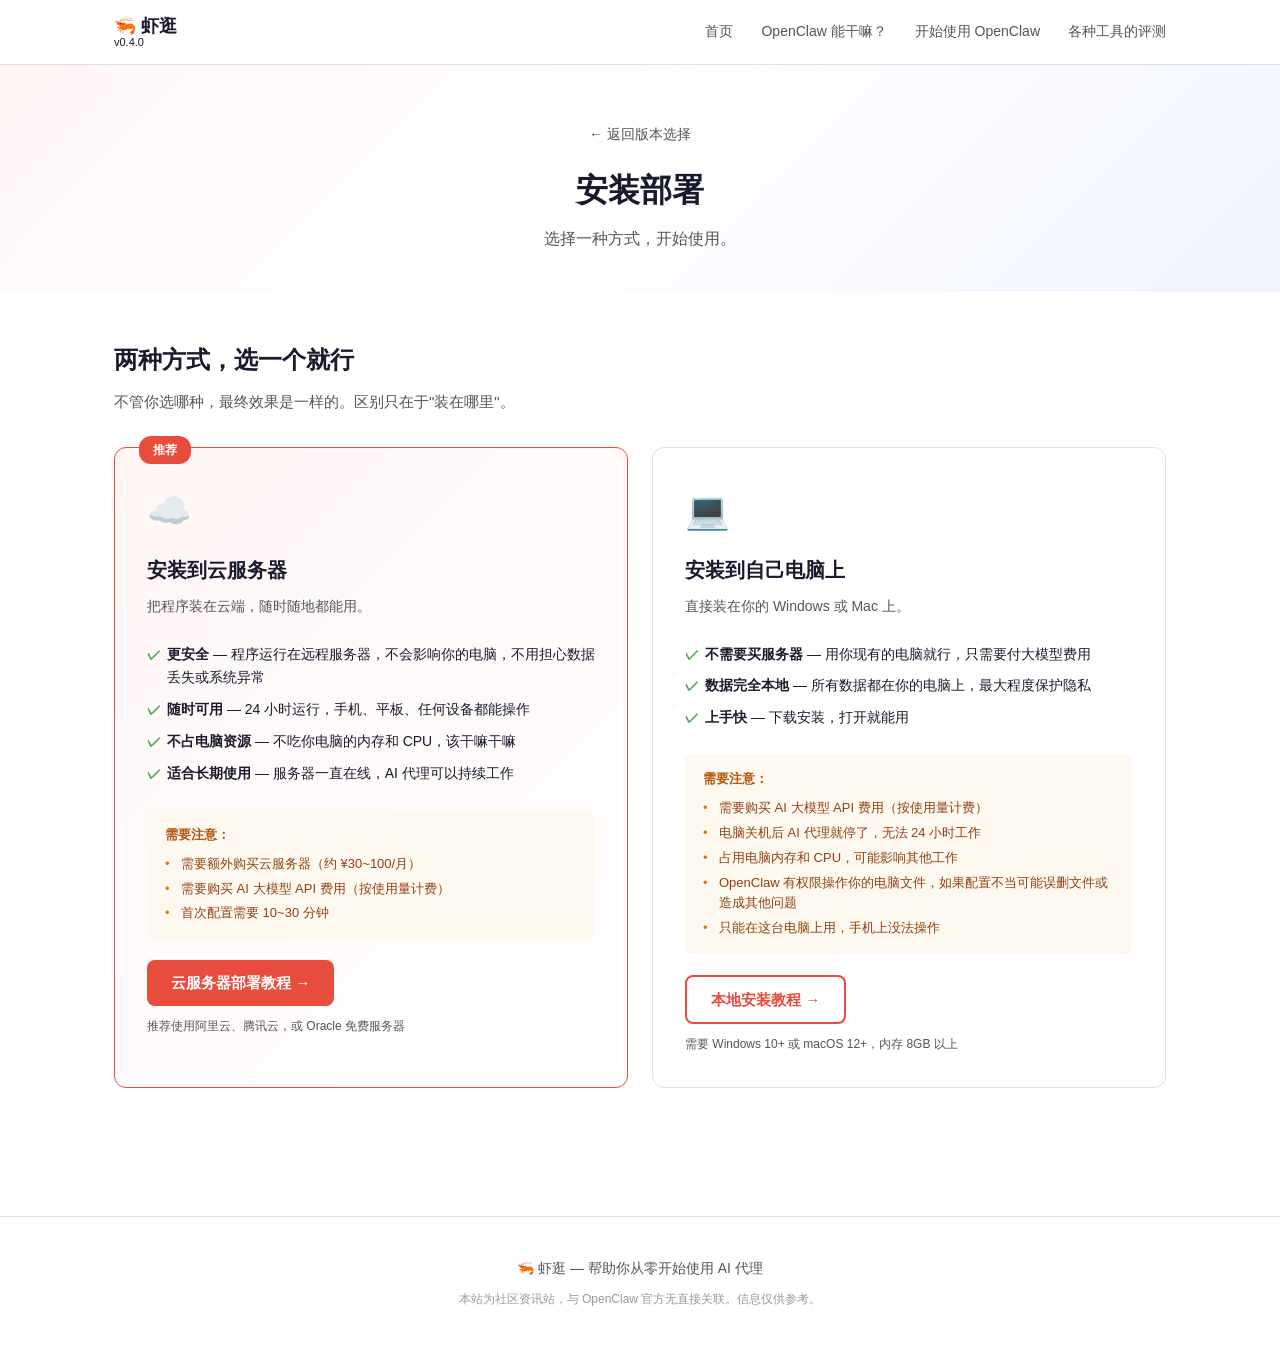
<file: deploy.html>
<!DOCTYPE html>
<html lang="zh-CN">
<head>
  <meta charset="UTF-8">
  <meta name="viewport" content="width=device-width, initial-scale=1.0">
  <title>安装部署 — 虾逛</title>
  <meta name="description" content="选择云服务器或本地安装，开始部署你的 OpenClaw 变种。">
  <link rel="stylesheet" href="assets/style.css?v=4">
  <link rel="stylesheet" href="assets/deploy.css?v=1">
</head>
<body>

<!-- Navigation -->
<nav class="navbar" id="navbar">
  <div class="container nav-container">
    <div class="logo-wrap">
      <a href="index.html" class="logo">🦐 虾逛</a>
      <a href="changelog.html" class="logo-version">v0.4.0</a>
    </div>
    <button class="nav-toggle" id="navToggle" aria-label="菜单">
      <span></span><span></span><span></span>
    </button>
    <ul class="nav-links" id="navLinks">
      <li><a href="index.html">首页</a></li>
      <li class="nav-has-dropdown">
        <a href="what-is.html">OpenClaw 能干嘛？</a>
        <div class="nav-dropdown">
          <a href="ai-basics.html">基础科普<div class="nav-dropdown-desc">没接触过 AI？从这里开始</div></a>
          <a href="use-cases.html">实际场景应用<div class="nav-dropdown-desc">看看不同职业怎么用</div></a>
        </div>
      </li>
      <li><a href="get-started.html">开始使用 OpenClaw</a></li>
      <li><a href="reviews.html">各种工具的评测</a></li>
    </ul>
  </div>
</nav>

<!-- Hero -->
<section class="deploy-hero">
  <div class="container">
    <a href="get-started.html" class="deploy-back">← 返回版本选择</a>
    <h1 id="deployTitle">安装部署</h1>
    <p class="deploy-hero-desc" id="deployDesc">选择一种方式，开始使用。</p>
  </div>
</section>

<!-- Deploy Options -->
<section class="deploy-section">
  <div class="container">
    <h2>两种方式，选一个就行</h2>
    <p class="deploy-intro">不管你选哪种，最终效果是一样的。区别只在于"装在哪里"。</p>

    <div class="deploy-compare">

      <!-- Cloud -->
      <div class="deploy-option deploy-option-recommended">
        <div class="deploy-option-badge">推荐</div>
        <div class="deploy-option-icon">☁️</div>
        <h3>安装到云服务器</h3>
        <p class="deploy-option-desc">把程序装在云端，随时随地都能用。</p>

        <ul class="deploy-pros">
          <li><strong>更安全</strong> — 程序运行在远程服务器，不会影响你的电脑，不用担心数据丢失或系统异常</li>
          <li><strong>随时可用</strong> — 24 小时运行，手机、平板、任何设备都能操作</li>
          <li><strong>不占电脑资源</strong> — 不吃你电脑的内存和 CPU，该干嘛干嘛</li>
          <li><strong>适合长期使用</strong> — 服务器一直在线，AI 代理可以持续工作</li>
        </ul>

        <div class="deploy-cons">
          <p><strong>需要注意：</strong></p>
          <ul>
            <li>需要额外购买云服务器（约 ¥30~100/月）</li>
            <li>需要购买 AI 大模型 API 费用（按使用量计费）</li>
            <li>首次配置需要 10~30 分钟</li>
          </ul>
        </div>

        <div class="deploy-action">
          <a href="deploy-cloud.html" id="cloudBtn" class="deploy-btn deploy-btn-primary">云服务器部署教程 →</a>
          <p class="deploy-action-note">推荐使用阿里云、腾讯云，或 Oracle 免费服务器</p>
        </div>
      </div>

      <!-- Local -->
      <div class="deploy-option">
        <div class="deploy-option-icon">💻</div>
        <h3>安装到自己电脑上</h3>
        <p class="deploy-option-desc">直接装在你的 Windows 或 Mac 上。</p>

        <ul class="deploy-pros">
          <li><strong>不需要买服务器</strong> — 用你现有的电脑就行，只需要付大模型费用</li>
          <li><strong>数据完全本地</strong> — 所有数据都在你的电脑上，最大程度保护隐私</li>
          <li><strong>上手快</strong> — 下载安装，打开就能用</li>
        </ul>

        <div class="deploy-cons">
          <p><strong>需要注意：</strong></p>
          <ul>
            <li>需要购买 AI 大模型 API 费用（按使用量计费）</li>
            <li>电脑关机后 AI 代理就停了，无法 24 小时工作</li>
            <li>占用电脑内存和 CPU，可能影响其他工作</li>
            <li>OpenClaw 有权限操作你的电脑文件，如果配置不当可能误删文件或造成其他问题</li>
            <li>只能在这台电脑上用，手机上没法操作</li>
          </ul>
        </div>

        <div class="deploy-action">
          <a href="deploy-local.html" id="localBtn" class="deploy-btn deploy-btn-outline">本地安装教程 →</a>
          <p class="deploy-action-note">需要 Windows 10+ 或 macOS 12+，内存 8GB 以上</p>
        </div>
      </div>

    </div>


  </div>
</section>

<!-- Footer -->
<footer class="footer">
  <div class="container">
    <p>🦐 虾逛 — 帮助你从零开始使用 AI 代理</p>
    <p class="footer-note">本站为社区资讯站，与 OpenClaw 官方无直接关联。信息仅供参考。</p>
  </div>
</footer>

<script src="assets/main.js"></script>
<script>
// Read tool name from URL and update page title
(function() {
  var params = new URLSearchParams(window.location.search);
  var tool = params.get('tool');
  if (!tool) return;

  var names = {
    autoclaw: 'AutoClaw',
    workbuddy: 'WorkBuddy',
    qclaw: 'QClaw',
    copaw: 'CoPaw',
    arkclaw: 'ArkClaw',
    kimiclaw: 'Kimi Claw',
    maxclaw: 'MaxClaw',
    hiclaw: 'HiClaw',
    moltworker: 'Moltworker',
    nemoclaw: 'NemoClaw',
    nanoclaw: 'NanoClaw',
    ironclaw: 'IronClaw',
    zeroclaw: 'ZeroClaw',
    picoclaw: 'PicoClaw',
    nanobot: 'Nanobot',
    nullclaw: 'NullClaw',
    metaclaw: 'MetaClaw',
    moltis: 'Moltis',
    openfang: 'OpenFang',
    microclaw: 'MicroClaw'
  };

  var name = names[tool] || tool;
  var titleEl = document.getElementById('deployTitle');
  var descEl = document.getElementById('deployDesc');
  if (titleEl) titleEl.textContent = '安装部署 ' + name;
  if (descEl) descEl.textContent = '选择一种方式，开始使用 ' + name + '。';
  document.title = '安装部署 ' + name + ' — 虾逛';
})();
</script>
<script src="analytics/tracker.js"></script>
</body>
</html>
</file>
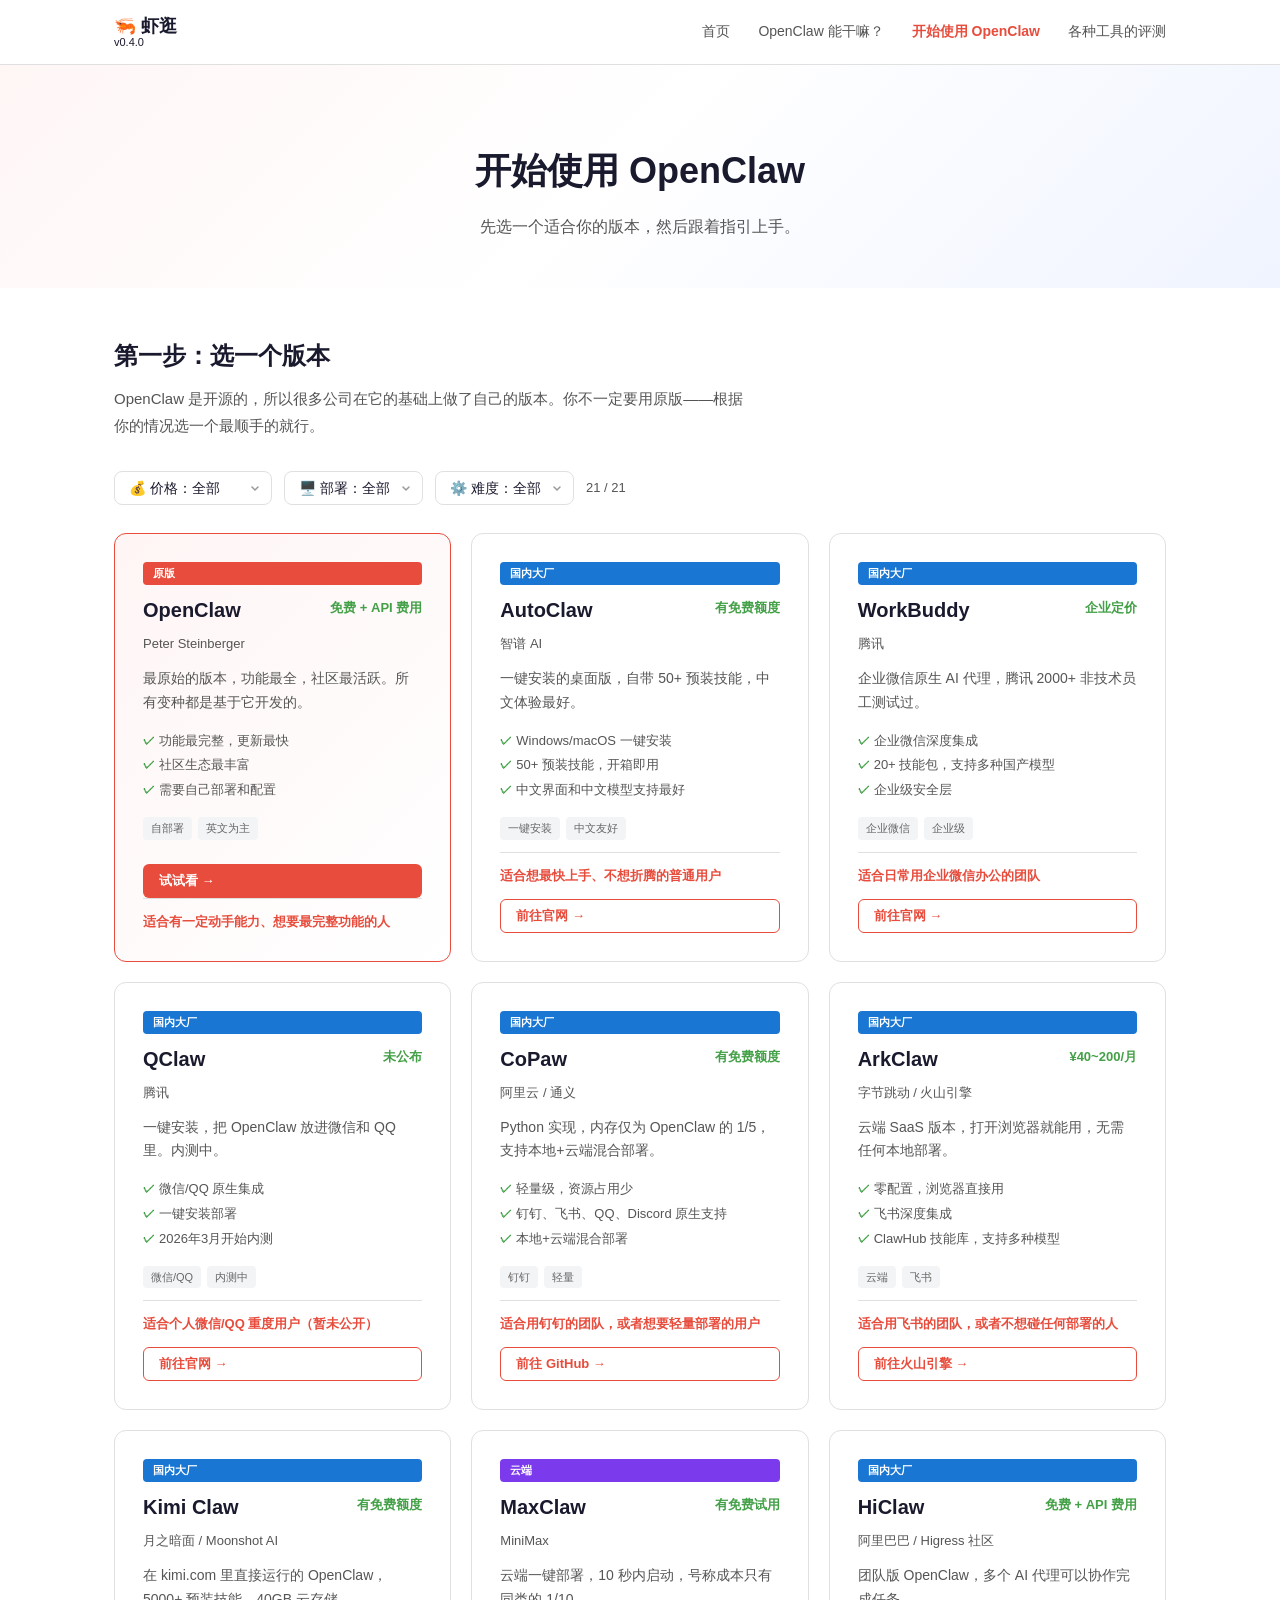
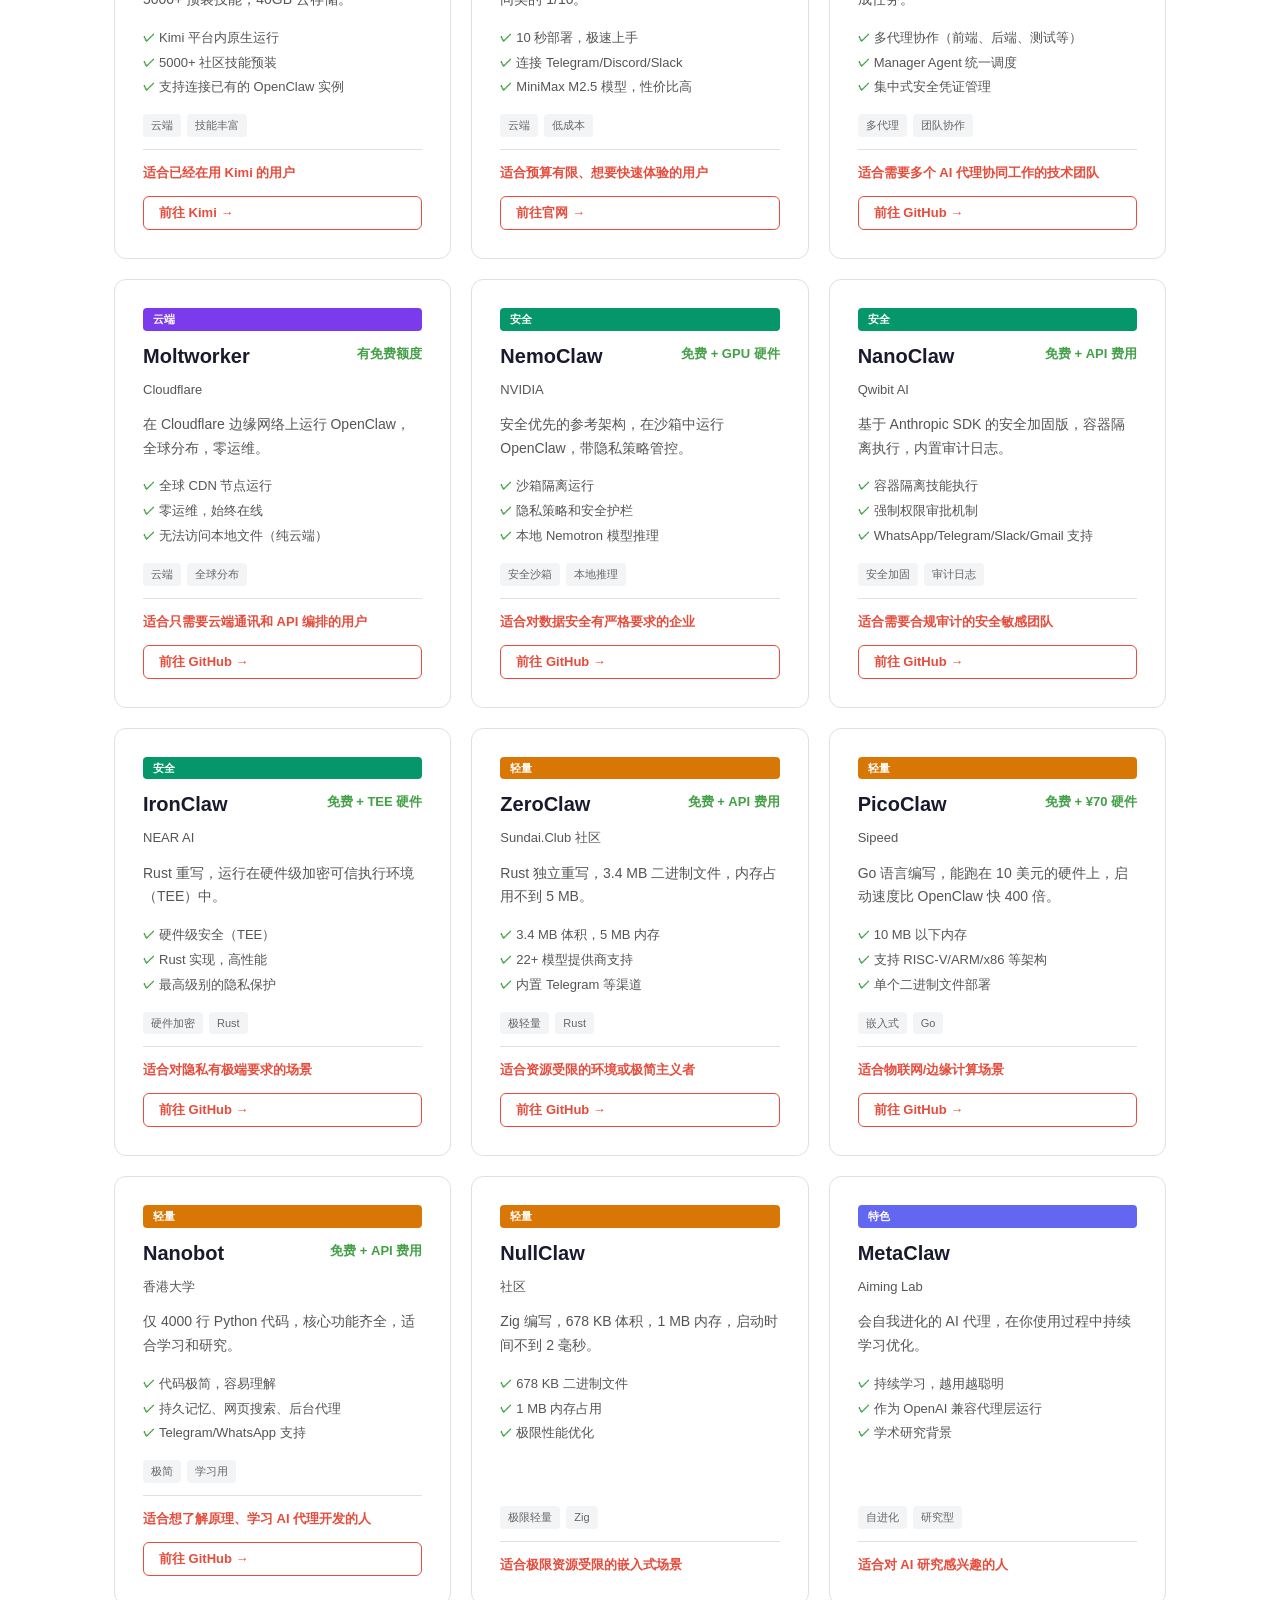
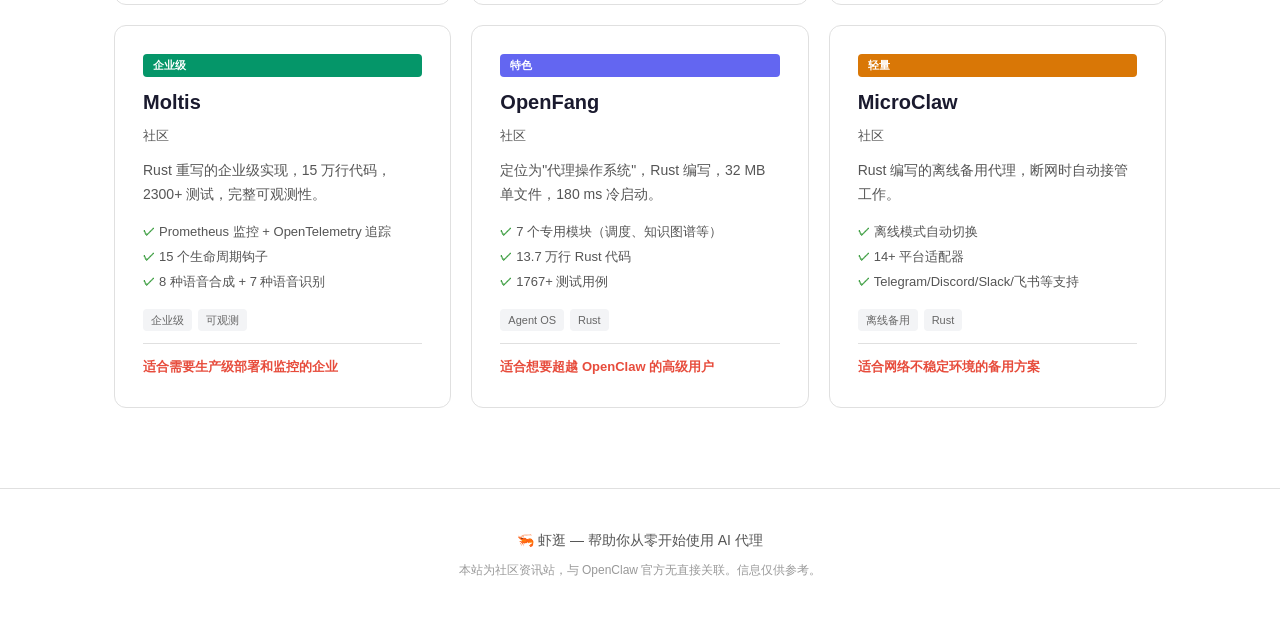
<file: get-started.html>
<!DOCTYPE html>
<html lang="zh-CN">
<head>
  <meta charset="UTF-8">
  <meta name="viewport" content="width=device-width, initial-scale=1.0">
  <title>开始使用 OpenClaw — 虾逛</title>
  <meta name="description" content="选择适合你的 OpenClaw 版本，原版或各种变种，开始你的 AI 代理之旅。">
  <link rel="stylesheet" href="assets/style.css?v=4">
  <link rel="stylesheet" href="assets/what-is.css?v=4">
  <link rel="stylesheet" href="assets/get-started.css?v=1">
</head>
<body>

<!-- Navigation -->
<nav class="navbar" id="navbar">
  <div class="container nav-container">
    <div class="logo-wrap">
      <a href="index.html" class="logo">🦐 虾逛</a>
      <a href="changelog.html" class="logo-version">v0.4.0</a>
    </div>
    <button class="nav-toggle" id="navToggle" aria-label="菜单">
      <span></span><span></span><span></span>
    </button>
    <ul class="nav-links" id="navLinks">
      <li><a href="index.html">首页</a></li>
      <li class="nav-has-dropdown">
        <a href="what-is.html">OpenClaw 能干嘛？</a>
        <div class="nav-dropdown">
          <a href="ai-basics.html">基础科普<div class="nav-dropdown-desc">没接触过 AI？从这里开始</div></a>
          <a href="use-cases.html">实际场景应用<div class="nav-dropdown-desc">看看不同职业怎么用</div></a>
        </div>
      </li>
      <li><a href="get-started.html" class="nav-active">开始使用 OpenClaw</a></li>
      <li><a href="reviews.html">各种工具的评测</a></li>
    </ul>
  </div>
</nav>

<!-- Hero -->
<section class="gs-hero">
  <div class="container">
    <h1>开始使用 OpenClaw</h1>
    <p class="gs-hero-desc">先选一个适合你的版本，然后跟着指引上手。</p>
  </div>
</section>

<!-- Step 1: Choose -->
<section class="gs-section">
  <div class="container">
    <h2 class="gs-step-title">第一步：选一个版本</h2>
    <p class="gs-step-desc">OpenClaw 是开源的，所以很多公司在它的基础上做了自己的版本。你不一定要用原版——根据你的情况选一个最顺手的就行。</p>

    <!-- Filter Dropdowns -->
    <div class="gs-filters">
      <select class="gs-select" data-group="price">
        <option value="all">💰 价格：全部</option>
        <option value="price-free">免费 / 有免费额度</option>
        <option value="price-low">¥50 以内/月</option>
        <option value="price-mid">¥50~200/月</option>
      </select>
      <select class="gs-select" data-group="deploy">
        <option value="all">🖥️ 部署：全部</option>
        <option value="deploy-cloud">云服务器</option>
        <option value="deploy-local">装在电脑上</option>
      </select>
      <select class="gs-select" data-group="setup">
        <option value="all">⚙️ 难度：全部</option>
        <option value="setup-easy">简易配置</option>
        <option value="setup-flex">自由度高</option>
      </select>
      <span class="gs-filter-count" id="gsCount"></span>
    </div>

    <!-- Version Cards -->
    <div class="gs-grid" id="versionGrid">

      <!-- 原版 OpenClaw -->
      <div class="gs-card gs-card-featured" data-tags="price-free deploy-local deploy-cloud setup-flex">
        <div class="gs-card-header">
          <div class="gs-card-badge">原版</div>
          <h3>OpenClaw</h3>
          <span class="gs-card-cost-inline">免费 + API 费用</span>
          <p class="gs-card-company">Peter Steinberger</p>
        </div>
        <p class="gs-card-desc">最原始的版本，功能最全，社区最活跃。所有变种都是基于它开发的。</p>
        <ul class="gs-card-features">
          <li>功能最完整，更新最快</li>
          <li>社区生态最丰富</li>
          <li>需要自己部署和配置</li>
        </ul>
        <div class="gs-card-cost"><span class="cost-label">预估费用</span>软件免费，需自备服务器 + AI 模型 API 费用（约 ¥0.5~5/次对话）</div>
        <div class="gs-card-meta">
          <span class="gs-card-tag">自部署</span>
          <span class="gs-card-tag">英文为主</span>
        </div>
        <a href="deploy.html" class="gs-card-link">试试看 →</a>
        <div class="gs-card-verdict">适合有一定动手能力、想要最完整功能的人</div>
      </div>

      <!-- AutoClaw -->
      <div class="gs-card" data-tags="price-free deploy-local setup-easy">
        <div class="gs-card-header">
          <div class="gs-card-badge badge-cn">国内大厂</div>
          <h3>AutoClaw</h3>
          <span class="gs-card-cost-inline">有免费额度</span>
          <p class="gs-card-company">智谱 AI</p>
        </div>
        <p class="gs-card-desc">一键安装的桌面版，自带 50+ 预装技能，中文体验最好。</p>
        <ul class="gs-card-features">
          <li>Windows/macOS 一键安装</li>
          <li>50+ 预装技能，开箱即用</li>
          <li>中文界面和中文模型支持最好</li>
        </ul>
        <div class="gs-card-cost"><span class="cost-label">预估费用</span>软件免费，内置智谱模型有免费额度，超出后按量计费</div>
        <div class="gs-card-meta">
          <span class="gs-card-tag">一键安装</span>
          <span class="gs-card-tag">中文友好</span>
        </div>
        <div class="gs-card-verdict">适合想最快上手、不想折腾的普通用户</div>
        <a href="https://autoglm.zhipuai.cn/autoclaw" target="_blank" class="gs-card-link gs-card-link-ext">前往官网 →</a>
      </div>

      <!-- WorkBuddy -->
      <div class="gs-card" data-tags="price-mid deploy-cloud setup-easy">
        <div class="gs-card-header">
          <div class="gs-card-badge badge-cn">国内大厂</div>
          <h3>WorkBuddy</h3>
          <span class="gs-card-cost-inline">企业定价</span>
          <p class="gs-card-company">腾讯</p>
        </div>
        <p class="gs-card-desc">企业微信原生 AI 代理，腾讯 2000+ 非技术员工测试过。</p>
        <ul class="gs-card-features">
          <li>企业微信深度集成</li>
          <li>20+ 技能包，支持多种国产模型</li>
          <li>企业级安全层</li>
        </ul>
        <div class="gs-card-cost"><span class="cost-label">预估费用</span>企业定价，需联系腾讯商务咨询</div>
        <div class="gs-card-meta">
          <span class="gs-card-tag">企业微信</span>
          <span class="gs-card-tag">企业级</span>
        </div>
        <div class="gs-card-verdict">适合日常用企业微信办公的团队</div>
        <a href="https://www.codebuddy.ai/" target="_blank" class="gs-card-link gs-card-link-ext">前往官网 →</a>
      </div>

      <!-- QClaw -->
      <div class="gs-card" data-tags="price-free deploy-local setup-easy">
        <div class="gs-card-header">
          <div class="gs-card-badge badge-cn">国内大厂</div>
          <h3>QClaw</h3>
          <span class="gs-card-cost-inline">未公布</span>
          <p class="gs-card-company">腾讯</p>
        </div>
        <p class="gs-card-desc">一键安装，把 OpenClaw 放进微信和 QQ 里。内测中。</p>
        <ul class="gs-card-features">
          <li>微信/QQ 原生集成</li>
          <li>一键安装部署</li>
          <li>2026年3月开始内测</li>
        </ul>
        <div class="gs-card-cost"><span class="cost-label">预估费用</span>内测中，定价未公布</div>
        <div class="gs-card-meta">
          <span class="gs-card-tag">微信/QQ</span>
          <span class="gs-card-tag">内测中</span>
        </div>
        <div class="gs-card-verdict">适合个人微信/QQ 重度用户（暂未公开）</div>
        <a href="https://qclaw.qq.com/" target="_blank" class="gs-card-link gs-card-link-ext">前往官网 →</a>
      </div>

      <!-- CoPaw -->
      <div class="gs-card" data-tags="price-free deploy-local deploy-cloud setup-easy">
        <div class="gs-card-header">
          <div class="gs-card-badge badge-cn">国内大厂</div>
          <h3>CoPaw</h3>
          <span class="gs-card-cost-inline">有免费额度</span>
          <p class="gs-card-company">阿里云 / 通义</p>
        </div>
        <p class="gs-card-desc">Python 实现，内存仅为 OpenClaw 的 1/5，支持本地+云端混合部署。</p>
        <ul class="gs-card-features">
          <li>轻量级，资源占用少</li>
          <li>钉钉、飞书、QQ、Discord 原生支持</li>
          <li>本地+云端混合部署</li>
        </ul>
        <div class="gs-card-cost"><span class="cost-label">预估费用</span>软件免费开源，模型 API 按量付费（通义千问有免费额度）</div>
        <div class="gs-card-meta">
          <span class="gs-card-tag">钉钉</span>
          <span class="gs-card-tag">轻量</span>
        </div>
        <div class="gs-card-verdict">适合用钉钉的团队，或者想要轻量部署的用户</div>
        <a href="https://github.com/agentscope-ai/CoPaw" target="_blank" class="gs-card-link gs-card-link-ext">前往 GitHub →</a>
      </div>

      <!-- ArkClaw -->
      <div class="gs-card" data-tags="price-mid deploy-cloud setup-easy">
        <div class="gs-card-header">
          <div class="gs-card-badge badge-cn">国内大厂</div>
          <h3>ArkClaw</h3>
          <span class="gs-card-cost-inline">¥40~200/月</span>
          <p class="gs-card-company">字节跳动 / 火山引擎</p>
        </div>
        <p class="gs-card-desc">云端 SaaS 版本，打开浏览器就能用，无需任何本地部署。</p>
        <ul class="gs-card-features">
          <li>零配置，浏览器直接用</li>
          <li>飞书深度集成</li>
          <li>ClawHub 技能库，支持多种模型</li>
        </ul>
        <div class="gs-card-cost"><span class="cost-label">预估费用</span>基础版 ¥9.9 起，按套餐付费</div>
        <div class="gs-card-meta">
          <span class="gs-card-tag">云端</span>
          <span class="gs-card-tag">飞书</span>
        </div>
        <div class="gs-card-verdict">适合用飞书的团队，或者不想碰任何部署的人</div>
        <a href="https://www.volcengine.com/" target="_blank" class="gs-card-link gs-card-link-ext">前往火山引擎 →</a>
      </div>

      <!-- Kimi Claw -->
      <div class="gs-card" data-tags="price-free deploy-cloud setup-easy">
        <div class="gs-card-header">
          <div class="gs-card-badge badge-cn">国内大厂</div>
          <h3>Kimi Claw</h3>
          <span class="gs-card-cost-inline">有免费额度</span>
          <p class="gs-card-company">月之暗面 / Moonshot AI</p>
        </div>
        <p class="gs-card-desc">在 kimi.com 里直接运行的 OpenClaw，5000+ 预装技能，40GB 云存储。</p>
        <ul class="gs-card-features">
          <li>Kimi 平台内原生运行</li>
          <li>5000+ 社区技能预装</li>
          <li>支持连接已有的 OpenClaw 实例</li>
        </ul>
        <div class="gs-card-cost"><span class="cost-label">预估费用</span>Kimi 会员内含，非会员有免费额度</div>
        <div class="gs-card-meta">
          <span class="gs-card-tag">云端</span>
          <span class="gs-card-tag">技能丰富</span>
        </div>
        <div class="gs-card-verdict">适合已经在用 Kimi 的用户</div>
        <a href="https://kimi.com" target="_blank" class="gs-card-link gs-card-link-ext">前往 Kimi →</a>
      </div>

      <!-- MaxClaw -->
      <div class="gs-card" data-tags="price-free deploy-cloud setup-easy">
        <div class="gs-card-header">
          <div class="gs-card-badge badge-cloud">云端</div>
          <h3>MaxClaw</h3>
          <span class="gs-card-cost-inline">有免费试用</span>
          <p class="gs-card-company">MiniMax</p>
        </div>
        <p class="gs-card-desc">云端一键部署，10 秒内启动，号称成本只有同类的 1/10。</p>
        <ul class="gs-card-features">
          <li>10 秒部署，极速上手</li>
          <li>连接 Telegram/Discord/Slack</li>
          <li>MiniMax M2.5 模型，性价比高</li>
        </ul>
        <div class="gs-card-cost"><span class="cost-label">预估费用</span>号称同类产品 1/10 成本，有免费试用额度</div>
        <div class="gs-card-meta">
          <span class="gs-card-tag">云端</span>
          <span class="gs-card-tag">低成本</span>
        </div>
        <div class="gs-card-verdict">适合预算有限、想要快速体验的用户</div>
        <a href="https://agent.minimax.io/max-claw" target="_blank" class="gs-card-link gs-card-link-ext">前往官网 →</a>
      </div>

      <!-- HiClaw -->
      <div class="gs-card" data-tags="price-free deploy-local deploy-cloud setup-flex">
        <div class="gs-card-header">
          <div class="gs-card-badge badge-cn">国内大厂</div>
          <h3>HiClaw</h3>
          <span class="gs-card-cost-inline">免费 + API 费用</span>
          <p class="gs-card-company">阿里巴巴 / Higress 社区</p>
        </div>
        <p class="gs-card-desc">团队版 OpenClaw，多个 AI 代理可以协作完成任务。</p>
        <ul class="gs-card-features">
          <li>多代理协作（前端、后端、测试等）</li>
          <li>Manager Agent 统一调度</li>
          <li>集中式安全凭证管理</li>
        </ul>
        <div class="gs-card-cost"><span class="cost-label">预估费用</span>开源免费，需自备服务器和模型 API</div>
        <div class="gs-card-meta">
          <span class="gs-card-tag">多代理</span>
          <span class="gs-card-tag">团队协作</span>
        </div>
        <div class="gs-card-verdict">适合需要多个 AI 代理协同工作的技术团队</div>
        <a href="https://github.com/alibaba/hiclaw" target="_blank" class="gs-card-link gs-card-link-ext">前往 GitHub →</a>
      </div>

      <!-- Moltworker -->
      <div class="gs-card" data-tags="price-free deploy-cloud setup-flex">
        <div class="gs-card-header">
          <div class="gs-card-badge badge-cloud">云端</div>
          <h3>Moltworker</h3>
          <span class="gs-card-cost-inline">有免费额度</span>
          <p class="gs-card-company">Cloudflare</p>
        </div>
        <p class="gs-card-desc">在 Cloudflare 边缘网络上运行 OpenClaw，全球分布，零运维。</p>
        <ul class="gs-card-features">
          <li>全球 CDN 节点运行</li>
          <li>零运维，始终在线</li>
          <li>无法访问本地文件（纯云端）</li>
        </ul>
        <div class="gs-card-cost"><span class="cost-label">预估费用</span>Cloudflare Workers 免费额度内可用，超出按用量计费</div>
        <div class="gs-card-meta">
          <span class="gs-card-tag">云端</span>
          <span class="gs-card-tag">全球分布</span>
        </div>
        <div class="gs-card-verdict">适合只需要云端通讯和 API 编排的用户</div>
        <a href="https://github.com/cloudflare/moltworker" target="_blank" class="gs-card-link gs-card-link-ext">前往 GitHub →</a>
      </div>

      <!-- NemoClaw -->
      <div class="gs-card" data-tags="price-free deploy-local setup-flex">
        <div class="gs-card-header">
          <div class="gs-card-badge badge-secure">安全</div>
          <h3>NemoClaw</h3>
          <span class="gs-card-cost-inline">免费 + GPU 硬件</span>
          <p class="gs-card-company">NVIDIA</p>
        </div>
        <p class="gs-card-desc">安全优先的参考架构，在沙箱中运行 OpenClaw，带隐私策略管控。</p>
        <ul class="gs-card-features">
          <li>沙箱隔离运行</li>
          <li>隐私策略和安全护栏</li>
          <li>本地 Nemotron 模型推理</li>
        </ul>
        <div class="gs-card-cost"><span class="cost-label">预估费用</span>开源免费，需要 NVIDIA GPU 硬件（本地推理）</div>
        <div class="gs-card-meta">
          <span class="gs-card-tag">安全沙箱</span>
          <span class="gs-card-tag">本地推理</span>
        </div>
        <div class="gs-card-verdict">适合对数据安全有严格要求的企业</div>
        <a href="https://github.com/NVIDIA/NemoClaw" target="_blank" class="gs-card-link gs-card-link-ext">前往 GitHub →</a>
      </div>

      <!-- NanoClaw -->
      <div class="gs-card" data-tags="price-free deploy-local setup-flex">
        <div class="gs-card-header">
          <div class="gs-card-badge badge-secure">安全</div>
          <h3>NanoClaw</h3>
          <span class="gs-card-cost-inline">免费 + API 费用</span>
          <p class="gs-card-company">Qwibit AI</p>
        </div>
        <p class="gs-card-desc">基于 Anthropic SDK 的安全加固版，容器隔离执行，内置审计日志。</p>
        <ul class="gs-card-features">
          <li>容器隔离技能执行</li>
          <li>强制权限审批机制</li>
          <li>WhatsApp/Telegram/Slack/Gmail 支持</li>
        </ul>
        <div class="gs-card-cost"><span class="cost-label">预估费用</span>开源免费，需自备模型 API 费用</div>
        <div class="gs-card-meta">
          <span class="gs-card-tag">安全加固</span>
          <span class="gs-card-tag">审计日志</span>
        </div>
        <div class="gs-card-verdict">适合需要合规审计的安全敏感团队</div>
        <a href="https://github.com/qwibitai/nanoclaw" target="_blank" class="gs-card-link gs-card-link-ext">前往 GitHub →</a>
      </div>

      <!-- IronClaw -->
      <div class="gs-card" data-tags="price-free deploy-local setup-flex">
        <div class="gs-card-header">
          <div class="gs-card-badge badge-secure">安全</div>
          <h3>IronClaw</h3>
          <span class="gs-card-cost-inline">免费 + TEE 硬件</span>
          <p class="gs-card-company">NEAR AI</p>
        </div>
        <p class="gs-card-desc">Rust 重写，运行在硬件级加密可信执行环境（TEE）中。</p>
        <ul class="gs-card-features">
          <li>硬件级安全（TEE）</li>
          <li>Rust 实现，高性能</li>
          <li>最高级别的隐私保护</li>
        </ul>
        <div class="gs-card-cost"><span class="cost-label">预估费用</span>开源免费，需要支持 TEE 的硬件环境</div>
        <div class="gs-card-meta">
          <span class="gs-card-tag">硬件加密</span>
          <span class="gs-card-tag">Rust</span>
        </div>
        <div class="gs-card-verdict">适合对隐私有极端要求的场景</div>
        <a href="https://github.com/nearai/ironclaw" target="_blank" class="gs-card-link gs-card-link-ext">前往 GitHub →</a>
      </div>

      <!-- ZeroClaw -->
      <div class="gs-card" data-tags="price-free deploy-local setup-flex">
        <div class="gs-card-header">
          <div class="gs-card-badge badge-light">轻量</div>
          <h3>ZeroClaw</h3>
          <span class="gs-card-cost-inline">免费 + API 费用</span>
          <p class="gs-card-company">Sundai.Club 社区</p>
        </div>
        <p class="gs-card-desc">Rust 独立重写，3.4 MB 二进制文件，内存占用不到 5 MB。</p>
        <ul class="gs-card-features">
          <li>3.4 MB 体积，5 MB 内存</li>
          <li>22+ 模型提供商支持</li>
          <li>内置 Telegram 等渠道</li>
        </ul>
        <div class="gs-card-cost"><span class="cost-label">预估费用</span>完全免费开源，仅需模型 API 费用</div>
        <div class="gs-card-meta">
          <span class="gs-card-tag">极轻量</span>
          <span class="gs-card-tag">Rust</span>
        </div>
        <div class="gs-card-verdict">适合资源受限的环境或极简主义者</div>
        <a href="https://github.com/zeroclaw-labs/zeroclaw" target="_blank" class="gs-card-link gs-card-link-ext">前往 GitHub →</a>
      </div>

      <!-- PicoClaw -->
      <div class="gs-card" data-tags="price-free deploy-local setup-flex">
        <div class="gs-card-header">
          <div class="gs-card-badge badge-light">轻量</div>
          <h3>PicoClaw</h3>
          <span class="gs-card-cost-inline">免费 + ¥70 硬件</span>
          <p class="gs-card-company">Sipeed</p>
        </div>
        <p class="gs-card-desc">Go 语言编写，能跑在 10 美元的硬件上，启动速度比 OpenClaw 快 400 倍。</p>
        <ul class="gs-card-features">
          <li>10 MB 以下内存</li>
          <li>支持 RISC-V/ARM/x86 等架构</li>
          <li>单个二进制文件部署</li>
        </ul>
        <div class="gs-card-cost"><span class="cost-label">预估费用</span>完全免费开源，硬件成本低至 ¥70（$10 开发板）</div>
        <div class="gs-card-meta">
          <span class="gs-card-tag">嵌入式</span>
          <span class="gs-card-tag">Go</span>
        </div>
        <div class="gs-card-verdict">适合物联网/边缘计算场景</div>
        <a href="https://github.com/sipeed/picoclaw" target="_blank" class="gs-card-link gs-card-link-ext">前往 GitHub →</a>
      </div>

      <!-- Nanobot -->
      <div class="gs-card" data-tags="price-free deploy-local setup-flex">
        <div class="gs-card-header">
          <div class="gs-card-badge badge-light">轻量</div>
          <h3>Nanobot</h3>
          <span class="gs-card-cost-inline">免费 + API 费用</span>
          <p class="gs-card-company">香港大学</p>
        </div>
        <p class="gs-card-desc">仅 4000 行 Python 代码，核心功能齐全，适合学习和研究。</p>
        <ul class="gs-card-features">
          <li>代码极简，容易理解</li>
          <li>持久记忆、网页搜索、后台代理</li>
          <li>Telegram/WhatsApp 支持</li>
        </ul>
        <div class="gs-card-cost"><span class="cost-label">预估费用</span>完全免费开源，仅需模型 API 费用</div>
        <div class="gs-card-meta">
          <span class="gs-card-tag">极简</span>
          <span class="gs-card-tag">学习用</span>
        </div>
        <div class="gs-card-verdict">适合想了解原理、学习 AI 代理开发的人</div>
        <a href="https://github.com/HKUDS/nanobot" target="_blank" class="gs-card-link gs-card-link-ext">前往 GitHub →</a>
      </div>

      <!-- NullClaw -->
      <div class="gs-card" data-tags="price-free deploy-local setup-flex">
        <div class="gs-card-header">
          <div class="gs-card-badge badge-light">轻量</div>
          <h3>NullClaw</h3>
          <p class="gs-card-company">社区</p>
        </div>
        <p class="gs-card-desc">Zig 编写，678 KB 体积，1 MB 内存，启动时间不到 2 毫秒。</p>
        <ul class="gs-card-features">
          <li>678 KB 二进制文件</li>
          <li>1 MB 内存占用</li>
          <li>极限性能优化</li>
        </ul>
        <div class="gs-card-cost"><span class="cost-label">预估费用</span>完全免费开源，仅需模型 API 费用</div>
        <div class="gs-card-meta">
          <span class="gs-card-tag">极限轻量</span>
          <span class="gs-card-tag">Zig</span>
        </div>
        <div class="gs-card-verdict">适合极限资源受限的嵌入式场景</div>
      </div>

      <!-- MetaClaw -->
      <div class="gs-card" data-tags="price-free deploy-local setup-flex">
        <div class="gs-card-header">
          <div class="gs-card-badge badge-special">特色</div>
          <h3>MetaClaw</h3>
          <p class="gs-card-company">Aiming Lab</p>
        </div>
        <p class="gs-card-desc">会自我进化的 AI 代理，在你使用过程中持续学习优化。</p>
        <ul class="gs-card-features">
          <li>持续学习，越用越聪明</li>
          <li>作为 OpenAI 兼容代理层运行</li>
          <li>学术研究背景</li>
        </ul>
        <div class="gs-card-cost"><span class="cost-label">预估费用</span>开源免费，需自备模型 API 费用</div>
        <div class="gs-card-meta">
          <span class="gs-card-tag">自进化</span>
          <span class="gs-card-tag">研究型</span>
        </div>
        <div class="gs-card-verdict">适合对 AI 研究感兴趣的人</div>
      </div>

      <!-- Moltis -->
      <div class="gs-card" data-tags="price-free deploy-local setup-flex">
        <div class="gs-card-header">
          <div class="gs-card-badge badge-secure">企业级</div>
          <h3>Moltis</h3>
          <p class="gs-card-company">社区</p>
        </div>
        <p class="gs-card-desc">Rust 重写的企业级实现，15 万行代码，2300+ 测试，完整可观测性。</p>
        <ul class="gs-card-features">
          <li>Prometheus 监控 + OpenTelemetry 追踪</li>
          <li>15 个生命周期钩子</li>
          <li>8 种语音合成 + 7 种语音识别</li>
        </ul>
        <div class="gs-card-cost"><span class="cost-label">预估费用</span>开源免费，需自备服务器和模型 API</div>
        <div class="gs-card-meta">
          <span class="gs-card-tag">企业级</span>
          <span class="gs-card-tag">可观测</span>
        </div>
        <div class="gs-card-verdict">适合需要生产级部署和监控的企业</div>
      </div>

      <!-- OpenFang -->
      <div class="gs-card" data-tags="price-free deploy-local setup-flex">
        <div class="gs-card-header">
          <div class="gs-card-badge badge-special">特色</div>
          <h3>OpenFang</h3>
          <p class="gs-card-company">社区</p>
        </div>
        <p class="gs-card-desc">定位为"代理操作系统"，Rust 编写，32 MB 单文件，180 ms 冷启动。</p>
        <ul class="gs-card-features">
          <li>7 个专用模块（调度、知识图谱等）</li>
          <li>13.7 万行 Rust 代码</li>
          <li>1767+ 测试用例</li>
        </ul>
        <div class="gs-card-cost"><span class="cost-label">预估费用</span>开源免费，需自备模型 API 费用</div>
        <div class="gs-card-meta">
          <span class="gs-card-tag">Agent OS</span>
          <span class="gs-card-tag">Rust</span>
        </div>
        <div class="gs-card-verdict">适合想要超越 OpenClaw 的高级用户</div>
      </div>

      <!-- MicroClaw -->
      <div class="gs-card" data-tags="price-free deploy-local setup-flex">
        <div class="gs-card-header">
          <div class="gs-card-badge badge-light">轻量</div>
          <h3>MicroClaw</h3>
          <p class="gs-card-company">社区</p>
        </div>
        <p class="gs-card-desc">Rust 编写的离线备用代理，断网时自动接管工作。</p>
        <ul class="gs-card-features">
          <li>离线模式自动切换</li>
          <li>14+ 平台适配器</li>
          <li>Telegram/Discord/Slack/飞书等支持</li>
        </ul>
        <div class="gs-card-cost"><span class="cost-label">预估费用</span>完全免费开源，离线模式可配合本地模型零成本运行</div>
        <div class="gs-card-meta">
          <span class="gs-card-tag">离线备用</span>
          <span class="gs-card-tag">Rust</span>
        </div>
        <div class="gs-card-verdict">适合网络不稳定环境的备用方案</div>
      </div>

    </div>

  </div>
</section>

<footer class="footer">
  <div class="container">
    <p>🦐 虾逛 — 帮助你从零开始使用 AI 代理</p>
    <p class="footer-note">本站为社区资讯站，与 OpenClaw 官方无直接关联。信息仅供参考。</p>
  </div>
</footer>

<script src="assets/main.js"></script>
<script src="assets/get-started.js?v=2"></script>
<script src="analytics/tracker.js"></script>
</body>
</html>
</file>
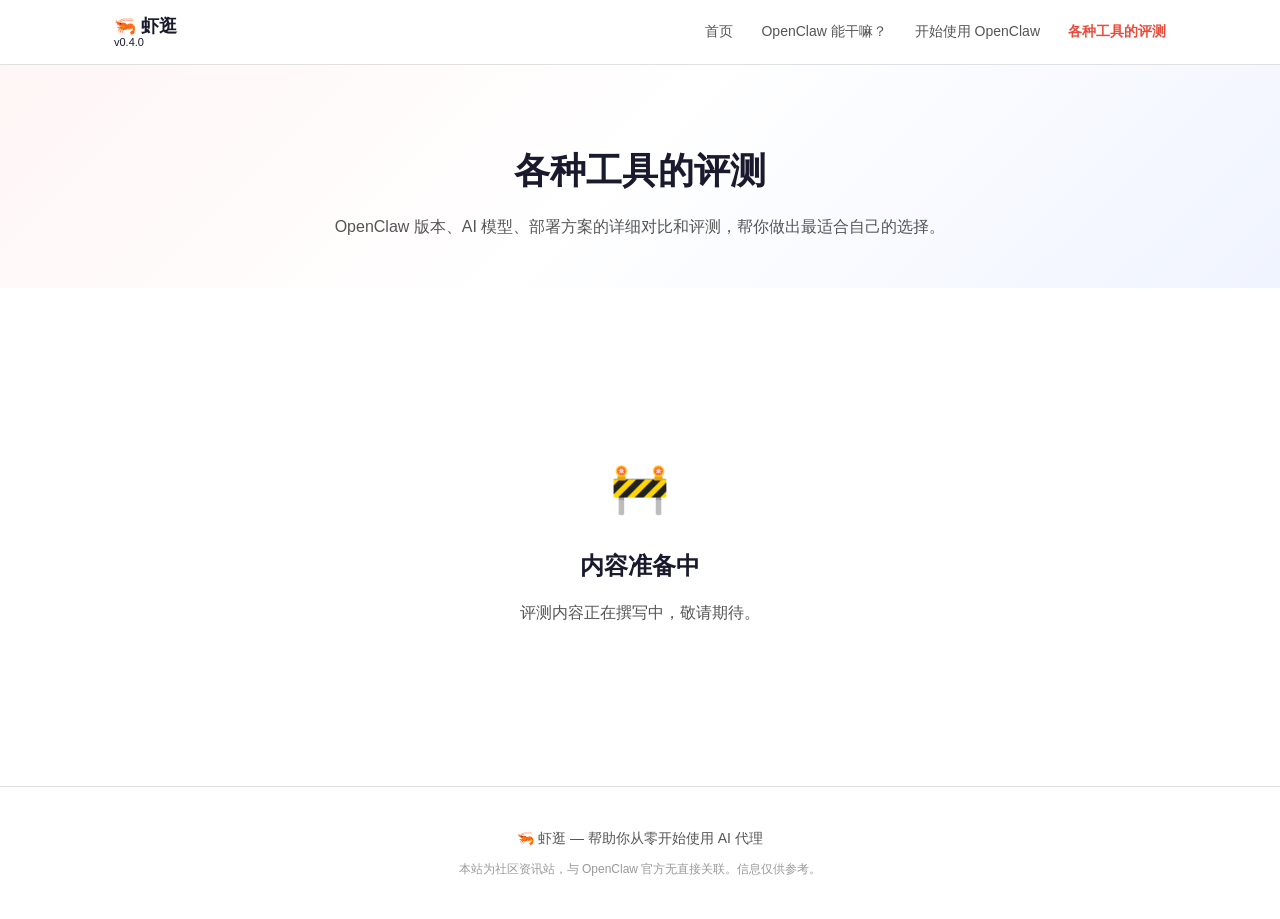
<file: reviews.html>
<!DOCTYPE html>
<html lang="zh-CN">
<head>
  <meta charset="UTF-8">
  <meta name="viewport" content="width=device-width, initial-scale=1.0">
  <title>各种工具的评测 — 虾逛</title>
  <meta name="description" content="OpenClaw 及其变种版本、AI 模型、部署方案的详细评测对比。">
  <link rel="stylesheet" href="assets/style.css?v=5">
  <link rel="stylesheet" href="assets/what-is.css?v=4">
</head>
<body>

<!-- Navigation -->
<nav class="navbar" id="navbar">
  <div class="container nav-container">
    <div class="logo-wrap">
      <a href="index.html" class="logo">🦐 虾逛</a>
      <a href="changelog.html" class="logo-version">v0.4.0</a>
    </div>
    <button class="nav-toggle" id="navToggle" aria-label="菜单">
      <span></span><span></span><span></span>
    </button>
    <ul class="nav-links" id="navLinks">
      <li><a href="index.html">首页</a></li>
      <li class="nav-has-dropdown">
        <a href="what-is.html">OpenClaw 能干嘛？</a>
        <div class="nav-dropdown">
          <a href="ai-basics.html">基础科普<div class="nav-dropdown-desc">没接触过 AI？从这里开始</div></a>
          <a href="use-cases.html">实际场景应用<div class="nav-dropdown-desc">看看不同职业怎么用</div></a>
        </div>
      </li>
      <li><a href="get-started.html">开始使用 OpenClaw</a></li>
      <li><a href="reviews.html" class="nav-active">各种工具的评测</a></li>
    </ul>
  </div>
</nav>

<!-- Hero -->
<section style="padding: 140px 0 48px; text-align: center; background: linear-gradient(135deg, #fff5f5 0%, #fff 50%, #f0f4ff 100%);">
  <div class="container">
    <h1 style="font-size: 36px; font-weight: 800; margin-bottom: 12px;">各种工具的评测</h1>
    <p style="font-size: 16px; color: var(--c-text-secondary);">OpenClaw 版本、AI 模型、部署方案的详细对比和评测，帮你做出最适合自己的选择。</p>
  </div>
</section>

<!-- Coming Soon -->
<section class="section">
  <div class="container" style="text-align: center; padding: 80px 0;">
    <p style="font-size: 48px; margin-bottom: 16px;">🚧</p>
    <h2 style="font-size: 24px; margin-bottom: 12px;">内容准备中</h2>
    <p style="color: var(--c-text-secondary); max-width: 400px; margin: 0 auto;">评测内容正在撰写中，敬请期待。</p>
  </div>
</section>

<!-- Footer -->
<footer class="footer">
  <div class="container">
    <p>🦐 虾逛 — 帮助你从零开始使用 AI 代理</p>
    <p class="footer-note">本站为社区资讯站，与 OpenClaw 官方无直接关联。信息仅供参考。</p>
  </div>
</footer>

<script src="assets/main.js"></script>
<script src="analytics/tracker.js"></script>
</body>
</html>
</file>
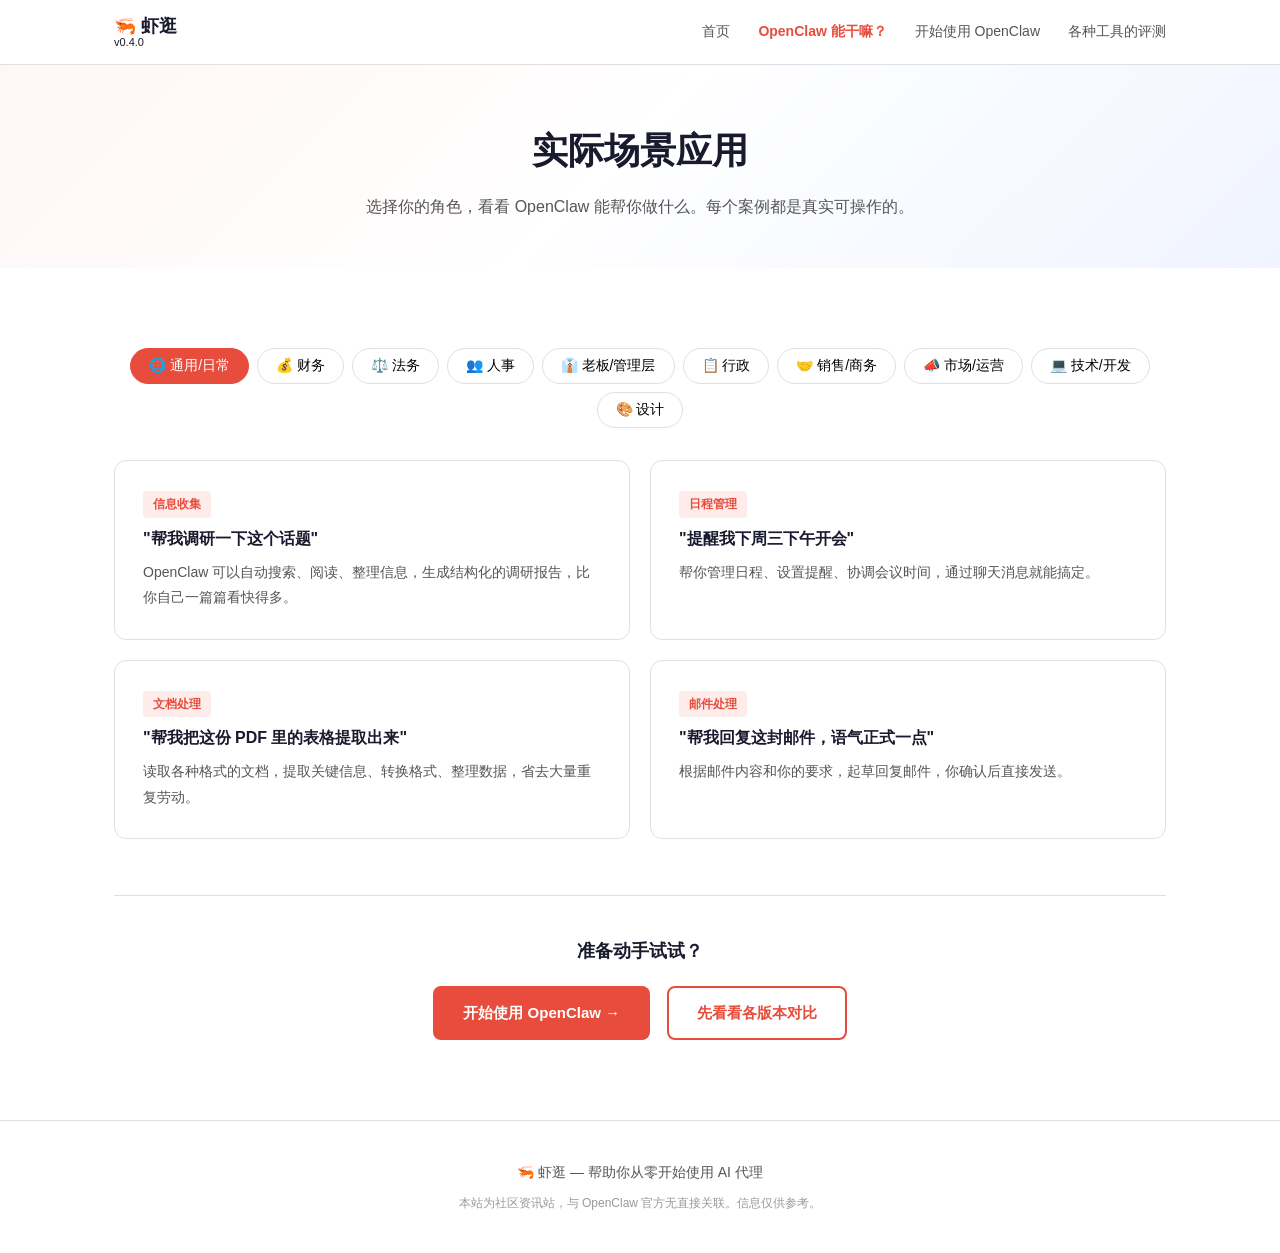
<file: use-cases.html>
<!DOCTYPE html>
<html lang="zh-CN">
<head>
  <meta charset="UTF-8">
  <meta name="viewport" content="width=device-width, initial-scale=1.0">
  <title>实际场景应用 — 虾逛</title>
  <meta name="description" content="按职业角色查看 OpenClaw 能帮你解决哪些问题：财务、法务、人事、行政、销售、运营、技术、设计。">
  <link rel="stylesheet" href="assets/style.css?v=3">
  <link rel="stylesheet" href="assets/what-is.css?v=3">
</head>
<body>

<!-- Navigation -->
<nav class="navbar" id="navbar">
  <div class="container nav-container">
    <div class="logo-wrap">
      <a href="index.html" class="logo">🦐 虾逛</a>
      <a href="changelog.html" class="logo-version">v0.4.0</a>
    </div>
    <button class="nav-toggle" id="navToggle" aria-label="菜单">
      <span></span><span></span><span></span>
    </button>
    <ul class="nav-links" id="navLinks">
      <li><a href="index.html">首页</a></li>
      <li class="nav-has-dropdown">
        <a href="what-is.html" class="nav-active">OpenClaw 能干嘛？</a>
        <div class="nav-dropdown">
          <a href="ai-basics.html">基础科普<div class="nav-dropdown-desc">没接触过 AI？从这里开始</div></a>
          <a href="use-cases.html">实际场景应用<div class="nav-dropdown-desc">看看不同职业怎么用</div></a>
        </div>
      </li>
      <li><a href="get-started.html">开始使用 OpenClaw</a></li>
      <li><a href="reviews.html">各种工具的评测</a></li>
    </ul>
  </div>
</nav>

<!-- Page Hero -->
<section class="page-hero">
  <div class="container">
    <h1>实际场景应用</h1>
    <p class="page-hero-desc">选择你的角色，看看 OpenClaw 能帮你做什么。每个案例都是真实可操作的。</p>
  </div>
</section>

<!-- Use Cases -->
<section class="section">
  <div class="container">

    <!-- Role Tabs -->
    <div class="role-tabs" id="roleTabs">
      <button class="role-tab active" data-role="general">🌐 通用/日常</button>
      <button class="role-tab" data-role="finance">💰 财务</button>
      <button class="role-tab" data-role="legal">⚖️ 法务</button>
      <button class="role-tab" data-role="hr">👥 人事</button>
      <button class="role-tab" data-role="boss">👔 老板/管理层</button>
      <button class="role-tab" data-role="admin">📋 行政</button>
      <button class="role-tab" data-role="sales">🤝 销售/商务</button>
      <button class="role-tab" data-role="marketing">📣 市场/运营</button>
      <button class="role-tab" data-role="dev">💻 技术/开发</button>
      <button class="role-tab" data-role="design">🎨 设计</button>
    </div>

    <!-- General / Daily -->
    <div class="case-content active" data-role="general">
      <div class="case-grid">
        <div class="case-card">
          <div class="case-tag">信息收集</div>
          <h3>"帮我调研一下这个话题"</h3>
          <p>OpenClaw 可以自动搜索、阅读、整理信息，生成结构化的调研报告，比你自己一篇篇看快得多。</p>
        </div>
        <div class="case-card">
          <div class="case-tag">日程管理</div>
          <h3>"提醒我下周三下午开会"</h3>
          <p>帮你管理日程、设置提醒、协调会议时间，通过聊天消息就能搞定。</p>
        </div>
        <div class="case-card">
          <div class="case-tag">文档处理</div>
          <h3>"帮我把这份 PDF 里的表格提取出来"</h3>
          <p>读取各种格式的文档，提取关键信息、转换格式、整理数据，省去大量重复劳动。</p>
        </div>
        <div class="case-card">
          <div class="case-tag">邮件处理</div>
          <h3>"帮我回复这封邮件，语气正式一点"</h3>
          <p>根据邮件内容和你的要求，起草回复邮件，你确认后直接发送。</p>
        </div>
      </div>
    </div>

    <!-- Finance -->
    <div class="case-content" data-role="finance">
      <div class="case-grid">
        <div class="case-card">
          <div class="case-tag">报销审批</div>
          <h3>"帮我检查这批报销单有没有问题"</h3>
          <p>OpenClaw 可以自动读取报销单据，比对公司报销标准，标记出超标、重复、缺材料的条目，生成审核报告发到你的聊天工具里。</p>
        </div>
        <div class="case-card">
          <div class="case-tag">数据整理</div>
          <h3>"把这个月的流水按部门分类整理"</h3>
          <p>给它一份 Excel，它帮你按部门/项目/日期分类汇总，生成透视表，甚至画出图表，直接发回给你。</p>
        </div>
        <div class="case-card">
          <div class="case-tag">发票处理</div>
          <h3>"这堆发票帮我核对一下税号和金额"</h3>
          <p>批量核对发票信息，检查税号是否正确、金额是否一致、是否有重复发票，输出异常清单。</p>
        </div>
        <div class="case-card">
          <div class="case-tag">月报生成</div>
          <h3>"根据这个月的数据帮我写个财务月报"</h3>
          <p>提供原始数据，OpenClaw 可以自动生成结构化的月报草稿，包含同比环比分析、异常波动提醒。</p>
        </div>
      </div>
    </div>

    <!-- Legal -->
    <div class="case-content" data-role="legal">
      <div class="case-grid">
        <div class="case-card">
          <div class="case-tag">合同审查</div>
          <h3>"帮我看看这份合同有没有风险条款"</h3>
          <p>OpenClaw 可以逐条分析合同，标记出不利条款、模糊表述、缺失条款，生成审查意见书。特别适合处理大量标准化合同。</p>
        </div>
        <div class="case-card">
          <div class="case-tag">法规检索</div>
          <h3>"查一下最新的数据保护法规有什么变化"</h3>
          <p>自动检索最新法规更新，整理与你公司业务相关的变化点，生成简报发给你。</p>
        </div>
        <div class="case-card">
          <div class="case-tag">文书起草</div>
          <h3>"帮我起草一份保密协议"</h3>
          <p>根据你提供的要点和公司模板，生成法律文书初稿。你只需要审核修改，不用从零写起。</p>
        </div>
        <div class="case-card">
          <div class="case-tag">案例检索</div>
          <h3>"找几个类似的判例给我参考"</h3>
          <p>搜索相关判例，整理案情摘要、判决要点、适用法条，帮你快速了解司法实践中的倾向。</p>
        </div>
      </div>
    </div>

    <!-- HR -->
    <div class="case-content" data-role="hr">
      <div class="case-grid">
        <div class="case-card">
          <div class="case-tag">简历筛选</div>
          <h3>"这 200 份简历帮我筛选出符合条件的"</h3>
          <p>OpenClaw 可以根据你设定的条件（学历、经验、技能等），快速筛选简历，生成候选人排名和推荐理由。</p>
        </div>
        <div class="case-card">
          <div class="case-tag">面试安排</div>
          <h3>"帮我协调这 5 个候选人的面试时间"</h3>
          <p>自动查看面试官日历，发邀约邮件，处理改期请求，更新面试日程表。</p>
        </div>
        <div class="case-card">
          <div class="case-tag">制度问答</div>
          <h3>"新员工总问同样的问题，烦死了"</h3>
          <p>把公司制度手册喂给 OpenClaw，让它变成一个 7×24 小时的 HR 助手，自动回答请假政策、报销流程、福利制度等常见问题。</p>
        </div>
        <div class="case-card">
          <div class="case-tag">员工关怀</div>
          <h3>"自动提醒我哪些员工快到生日/周年"</h3>
          <p>定期检查员工信息，提前提醒生日、入职周年、合同到期等关键日期，帮你做好员工关怀。</p>
        </div>
      </div>
    </div>

    <!-- Boss -->
    <div class="case-content" data-role="boss">
      <div class="case-grid">
        <div class="case-card">
          <div class="case-tag">信息汇总</div>
          <h3>"每天早上给我发一份今日待办和业务简报"</h3>
          <p>OpenClaw 可以每天自动汇总你的日程、未读重要邮件、关键业务数据，生成一份简洁的早报发到你微信。</p>
        </div>
        <div class="case-card">
          <div class="case-tag">竞品监控</div>
          <h3>"帮我盯着竞争对手的动态"</h3>
          <p>自动监控竞品的新闻、产品更新、招聘动态、社媒内容，有重要变化第一时间通知你。</p>
        </div>
        <div class="case-card">
          <div class="case-tag">会议纪要</div>
          <h3>"刚才开会的内容帮我整理一下"</h3>
          <p>把会议录音或笔记发给它，自动整理成结构化的会议纪要，列出决议、待办、负责人，发给参会人。</p>
        </div>
        <div class="case-card">
          <div class="case-tag">数据洞察</div>
          <h3>"这个月销售数据有什么异常？"</h3>
          <p>把数据丢给它，自动分析趋势、同环比变化、异常波动，用你看得懂的话给你讲清楚。</p>
        </div>
      </div>
    </div>

    <!-- Admin -->
    <div class="case-content" data-role="admin">
      <div class="case-grid">
        <div class="case-card">
          <div class="case-tag">日程协调</div>
          <h3>"帮我协调下周的会议室和参会人时间"</h3>
          <p>OpenClaw 可以查看多人日历，找到共同空闲时间，预订会议室，发送会议邀请。</p>
        </div>
        <div class="case-card">
          <div class="case-tag">采购比价</div>
          <h3>"这几样办公用品帮我比比价"</h3>
          <p>自动在多个平台搜索比价，整理成对比表格，标注最优选择和配送时间。</p>
        </div>
        <div class="case-card">
          <div class="case-tag">通知起草</div>
          <h3>"写个节假日放假通知"</h3>
          <p>根据你的要求和公司风格，快速起草各种行政通知、公告，格式规范、措辞得体。</p>
        </div>
        <div class="case-card">
          <div class="case-tag">资产管理</div>
          <h3>"公司固定资产信息帮我整理一下"</h3>
          <p>整理资产台账、标记即将到期的设备、提醒需要维护的物品，生成资产报告。</p>
        </div>
      </div>
    </div>

    <!-- Sales -->
    <div class="case-content" data-role="sales">
      <div class="case-grid">
        <div class="case-card">
          <div class="case-tag">客户研究</div>
          <h3>"帮我调研一下这个客户的背景"</h3>
          <p>OpenClaw 自动搜索客户公司的公开信息、新闻、财报、招聘动态，生成客户画像，帮你拜访前做好功课。</p>
        </div>
        <div class="case-card">
          <div class="case-tag">跟进提醒</div>
          <h3>"提醒我 3 天后跟进这个客户"</h3>
          <p>设置跟进提醒，到时间自动提醒你，还可以附上上次沟通的要点，让你不会忘记任何客户。</p>
        </div>
        <div class="case-card">
          <div class="case-tag">方案撰写</div>
          <h3>"帮我写个给客户的解决方案"</h3>
          <p>根据客户需求和你的产品信息，生成针对性的方案草稿，你只需要调整和补充。</p>
        </div>
        <div class="case-card">
          <div class="case-tag">周报生成</div>
          <h3>"把我这周的拜访记录整理成周报"</h3>
          <p>汇总本周的客户拜访、商机进展、成交情况，自动生成结构化周报。</p>
        </div>
      </div>
    </div>

    <!-- Marketing -->
    <div class="case-content" data-role="marketing">
      <div class="case-grid">
        <div class="case-card">
          <div class="case-tag">内容创作</div>
          <h3>"帮我写 5 条小红书文案"</h3>
          <p>OpenClaw 可以根据你的产品定位和目标人群，批量生成不同风格的社媒文案，你挑选修改即可。</p>
        </div>
        <div class="case-card">
          <div class="case-tag">舆情监控</div>
          <h3>"帮我盯着品牌在社媒上的讨论"</h3>
          <p>自动监控品牌关键词，发现负面舆情第一时间通知你，定期生成舆情报告。</p>
        </div>
        <div class="case-card">
          <div class="case-tag">数据分析</div>
          <h3>"这次活动的投放数据帮我分析一下"</h3>
          <p>把投放数据丢给它，自动分析 ROI、转化率、人群画像，生成可视化报告。</p>
        </div>
        <div class="case-card">
          <div class="case-tag">竞品分析</div>
          <h3>"看看竞品最近在做什么营销活动"</h3>
          <p>自动追踪竞品的社媒动态、广告投放、活动信息，整理成对比分析报告。</p>
        </div>
      </div>
    </div>

    <!-- Dev -->
    <div class="case-content" data-role="dev">
      <div class="case-grid">
        <div class="case-card">
          <div class="case-tag">监控告警</div>
          <h3>"服务器有异常第一时间通知我"</h3>
          <p>OpenClaw 可以对接监控系统，检测到异常时自动分析日志，把问题描述和初步排查结果发到你的 Telegram/钉钉。</p>
        </div>
        <div class="case-card">
          <div class="case-tag">文档生成</div>
          <h3>"帮我把这个 API 的文档写一下"</h3>
          <p>读取代码和注释，自动生成 API 文档，包含参数说明、示例请求、错误码说明。</p>
        </div>
        <div class="case-card">
          <div class="case-tag">代码审查</div>
          <h3>"帮我 review 一下这个 PR"</h3>
          <p>自动分析代码变更，检查潜在 bug、性能问题、安全隐患、代码风格，生成审查意见。</p>
        </div>
        <div class="case-card">
          <div class="case-tag">日常自动化</div>
          <h3>"每天帮我汇总 GitHub Issues 和 PR"</h3>
          <p>定时汇总仓库动态，整理未处理的 Issue、待合并的 PR、CI 失败记录，发给你或团队群。</p>
        </div>
      </div>
    </div>

    <!-- Design -->
    <div class="case-content" data-role="design">
      <div class="case-grid">
        <div class="case-card">
          <div class="case-tag">需求整理</div>
          <h3>"把产品经理发的需求帮我整理清楚"</h3>
          <p>OpenClaw 帮你把零散的需求消息、文档整理成结构化的设计需求文档，包含场景、目标用户、交互要求。</p>
        </div>
        <div class="case-card">
          <div class="case-tag">素材搜集</div>
          <h3>"帮我找一些金融行业 App 的设计参考"</h3>
          <p>自动搜索相关设计案例，整理参考图和链接，标注设计亮点，帮你快速找到灵感。</p>
        </div>
        <div class="case-card">
          <div class="case-tag">文案优化</div>
          <h3>"帮我改改这几个界面上的文案"</h3>
          <p>根据 UI 场景和用户群体，优化界面文案、按钮文字、提示语，让表达更清晰简洁。</p>
        </div>
        <div class="case-card">
          <div class="case-tag">设计规范</div>
          <h3>"帮我整理设计规范文档"</h3>
          <p>根据你的设计稿信息，自动生成色值、字号、间距等设计规范文档，方便开发对接。</p>
        </div>
      </div>
    </div>

    <!-- CTA -->
    <div class="case-cta">
      <p>准备动手试试？</p>
      <a href="index.html#guide" class="btn btn-primary">开始使用 OpenClaw →</a>
      <a href="index.html#versions" class="btn btn-outline">先看看各版本对比</a>
    </div>
  </div>
</section>

<footer class="footer">
  <div class="container">
    <p>🦐 虾逛 — 帮助你从零开始使用 AI 代理</p>
    <p class="footer-note">本站为社区资讯站，与 OpenClaw 官方无直接关联。信息仅供参考。</p>
  </div>
</footer>

<script src="assets/main.js"></script>
<script src="assets/what-is.js?v=2"></script>
<script src="analytics/tracker.js"></script>
</body>
</html>
</file>
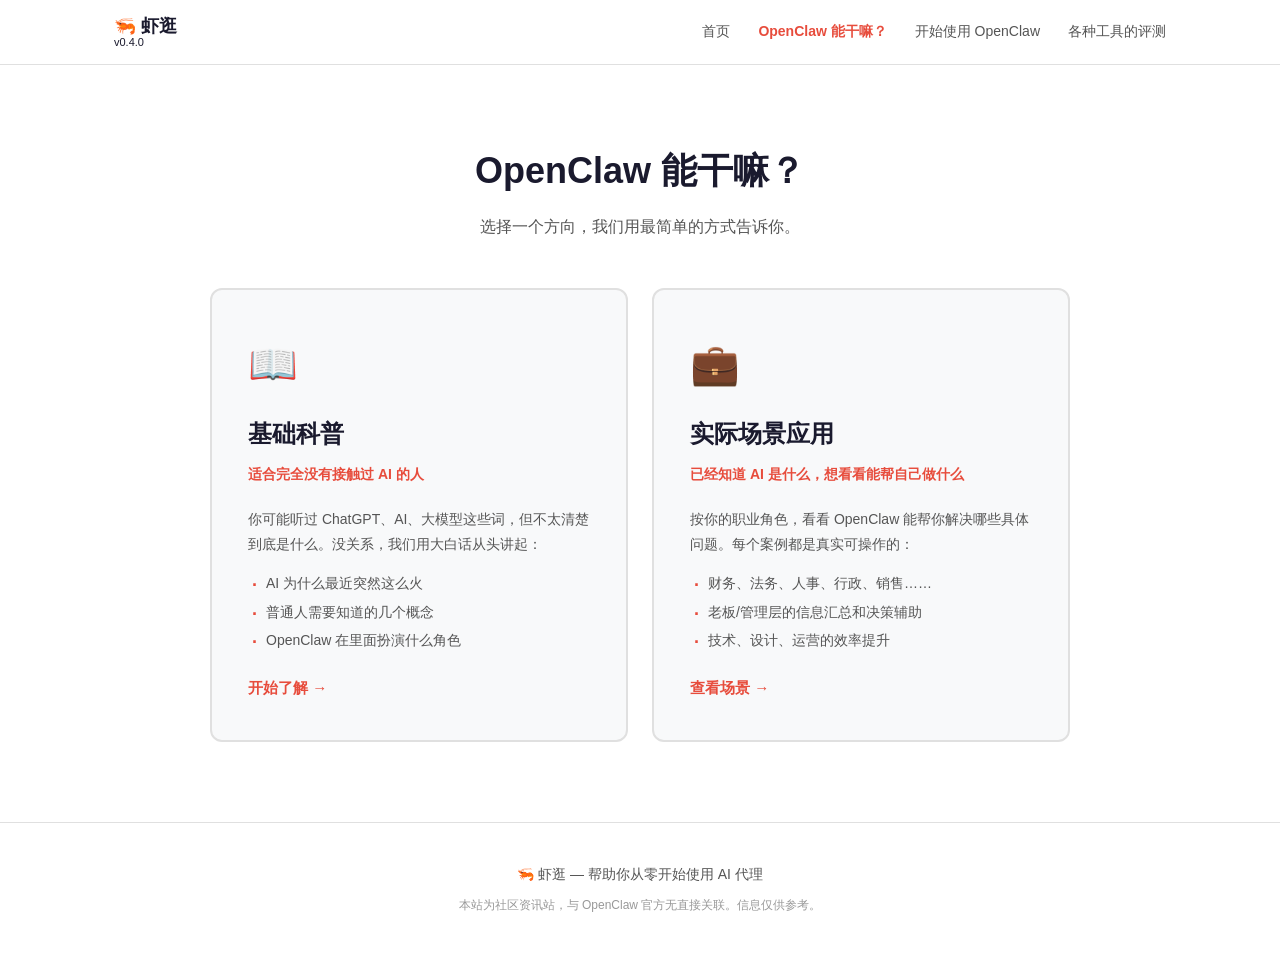
<file: what-is.html>
<!DOCTYPE html>
<html lang="zh-CN">
<head>
  <meta charset="UTF-8">
  <meta name="viewport" content="width=device-width, initial-scale=1.0">
  <title>OpenClaw 能干嘛？ — 虾逛</title>
  <meta name="description" content="了解 AI 和 OpenClaw，选择适合你的入门路径。">
  <link rel="stylesheet" href="assets/style.css?v=3">
  <link rel="stylesheet" href="assets/what-is.css?v=3">
</head>
<body>

<!-- Navigation -->
<nav class="navbar" id="navbar">
  <div class="container nav-container">
    <div class="logo-wrap">
      <a href="index.html" class="logo">🦐 虾逛</a>
      <a href="changelog.html" class="logo-version">v0.4.0</a>
    </div>
    <button class="nav-toggle" id="navToggle" aria-label="菜单">
      <span></span><span></span><span></span>
    </button>
    <ul class="nav-links" id="navLinks">
      <li><a href="index.html">首页</a></li>
      <li class="nav-has-dropdown">
        <a href="what-is.html" class="nav-active">OpenClaw 能干嘛？</a>
        <div class="nav-dropdown">
          <a href="ai-basics.html">基础科普<div class="nav-dropdown-desc">没接触过 AI？从这里开始</div></a>
          <a href="use-cases.html">实际场景应用<div class="nav-dropdown-desc">看看不同职业怎么用</div></a>
        </div>
      </li>
      <li><a href="get-started.html">开始使用 OpenClaw</a></li>
      <li><a href="reviews.html">各种工具的评测</a></li>
    </ul>
  </div>
</nav>

<!-- Choice Page -->
<section class="choice-page">
  <div class="container">
    <h1>OpenClaw 能干嘛？</h1>
    <p class="choice-desc">选择一个方向，我们用最简单的方式告诉你。</p>

    <div class="choice-grid">
      <a href="ai-basics.html" class="choice-card">
        <div class="choice-icon">📖</div>
        <h2>基础科普</h2>
        <p class="choice-subtitle">适合完全没有接触过 AI 的人</p>
        <div class="choice-detail">
          <p>你可能听过 ChatGPT、AI、大模型这些词，但不太清楚到底是什么。没关系，我们用大白话从头讲起：</p>
          <ul>
            <li>AI 为什么最近突然这么火</li>
            <li>普通人需要知道的几个概念</li>
            <li>OpenClaw 在里面扮演什么角色</li>
          </ul>
        </div>
        <span class="choice-link">开始了解 →</span>
      </a>

      <a href="use-cases.html" class="choice-card">
        <div class="choice-icon">💼</div>
        <h2>实际场景应用</h2>
        <p class="choice-subtitle">已经知道 AI 是什么，想看看能帮自己做什么</p>
        <div class="choice-detail">
          <p>按你的职业角色，看看 OpenClaw 能帮你解决哪些具体问题。每个案例都是真实可操作的：</p>
          <ul>
            <li>财务、法务、人事、行政、销售……</li>
            <li>老板/管理层的信息汇总和决策辅助</li>
            <li>技术、设计、运营的效率提升</li>
          </ul>
        </div>
        <span class="choice-link">查看场景 →</span>
      </a>
    </div>
  </div>
</section>

<footer class="footer">
  <div class="container">
    <p>🦐 虾逛 — 帮助你从零开始使用 AI 代理</p>
    <p class="footer-note">本站为社区资讯站，与 OpenClaw 官方无直接关联。信息仅供参考。</p>
  </div>
</footer>

<script src="assets/main.js"></script>
<script src="analytics/tracker.js"></script>
</body>
</html>
</file>
<file: assets/style.css>
/* ===== Reset & Base ===== */
*, *::before, *::after { box-sizing: border-box; margin: 0; padding: 0; }

:root {
  --c-primary: #e74c3c;
  --c-primary-dark: #c0392b;
  --c-primary-light: #fdecea;
  --c-bg: #ffffff;
  --c-bg-alt: #f8f9fa;
  --c-text: #1a1a2e;
  --c-text-secondary: #555;
  --c-border: #e0e0e0;
  --c-code-bg: #1e1e2e;
  --radius: 12px;
  --shadow: 0 2px 12px rgba(0,0,0,0.06);
  --shadow-hover: 0 6px 24px rgba(0,0,0,0.1);
  --max-w: 1100px;
  --transition: 0.2s ease;
}

html { scroll-behavior: smooth; scroll-padding-top: 80px; }

body {
  font-family: -apple-system, BlinkMacSystemFont, "Segoe UI", "PingFang SC", "Hiragino Sans GB", "Microsoft YaHei", sans-serif;
  color: var(--c-text);
  background: var(--c-bg);
  line-height: 1.7;
  font-size: 16px;
}

a { color: var(--c-primary); text-decoration: none; }
a:hover { color: var(--c-primary-dark); }

.container { max-width: var(--max-w); margin: 0 auto; padding: 0 24px; }

/* ===== Navbar ===== */
.navbar {
  position: fixed; top: 0; left: 0; right: 0; z-index: 100;
  background: rgba(255,255,255,0.92);
  backdrop-filter: blur(12px);
  border-bottom: 1px solid var(--c-border);
  transition: box-shadow var(--transition);
}
.navbar.scrolled { box-shadow: 0 2px 20px rgba(0,0,0,0.08); }
.nav-container { display: flex; align-items: center; justify-content: space-between; height: 64px; }
.logo-wrap { display: flex; flex-direction: column; align-items: flex-start; line-height: 1; }
.logo { font-size: 18px; font-weight: 700; color: var(--c-text); }
.logo:hover { color: var(--c-primary); }
.logo-version { font-size: 11px; color: var(--c-text-light); margin-top: 2px; transition: color var(--transition); }
.logo-version:hover { color: var(--c-primary); }
.nav-links { display: flex; list-style: none; gap: 28px; align-items: center; }
.nav-links > li { position: relative; }
.nav-links > li > a { color: var(--c-text-secondary); font-size: 14px; font-weight: 500; transition: color var(--transition); display: block; padding: 20px 0; }
.nav-links > li > a:hover { color: var(--c-primary); }

/* Dropdown */
.nav-dropdown {
  position: absolute; top: 100%; left: 50%; transform: translateX(-50%);
  min-width: 200px; background: var(--c-bg); border: 1px solid var(--c-border);
  border-radius: 10px; box-shadow: 0 8px 32px rgba(0,0,0,0.1);
  padding: 8px; opacity: 0; visibility: hidden;
  transition: opacity 0.2s ease, transform 0.2s ease;
  transform: translateX(-50%) translateY(8px);
  z-index: 200;
}
.nav-has-dropdown:hover .nav-dropdown {
  opacity: 1; visibility: visible;
  transform: translateX(-50%) translateY(0);
}
.nav-dropdown a {
  display: block; padding: 10px 16px; border-radius: 6px;
  font-size: 14px; color: var(--c-text); transition: all var(--transition);
}
.nav-dropdown a:hover { background: var(--c-primary-light); color: var(--c-primary); }
.nav-dropdown-desc { font-size: 12px; color: var(--c-text-secondary); margin-top: 2px; }

.nav-toggle { display: none; background: none; border: none; cursor: pointer; padding: 4px; }
.nav-toggle span { display: block; width: 22px; height: 2px; background: var(--c-text); margin: 5px 0; transition: var(--transition); }

@media (max-width: 768px) {
  .nav-toggle { display: block; }
  .nav-links {
    display: none; flex-direction: column; position: absolute;
    top: 64px; left: 0; right: 0; background: var(--c-bg);
    padding: 16px 24px; gap: 4px; border-bottom: 1px solid var(--c-border);
  }
  .nav-links.open { display: flex; }
  .nav-links > li > a { padding: 10px 0; }
  .nav-dropdown {
    position: static; transform: none; opacity: 1; visibility: visible;
    box-shadow: none; border: none; padding: 0 0 0 16px; min-width: auto;
  }
  .nav-dropdown a { padding: 8px 12px; }
  .nav-has-dropdown:hover .nav-dropdown { transform: none; }
}

/* ===== Hero ===== */
.hero {
  padding: 140px 0 80px;
  text-align: center;
  background: linear-gradient(135deg, #fff5f5 0%, #fff 50%, #f0f4ff 100%);
}
.hero h1 { font-size: 42px; font-weight: 800; line-height: 1.3; margin-bottom: 16px; }
.hero-subtitle { font-size: 18px; color: var(--c-text-secondary); max-width: 640px; margin: 0 auto 36px; }
.hero-stats { display: flex; justify-content: center; gap: 48px; margin-bottom: 36px; }
.stat { text-align: center; }
.stat-num { display: block; font-size: 32px; font-weight: 800; color: var(--c-primary); }
.stat-label { font-size: 13px; color: var(--c-text-secondary); }

@media (max-width: 768px) {
  .hero { padding: 110px 0 60px; }
  .hero h1 { font-size: 28px; }
  .hero-subtitle { font-size: 15px; }
  .hero-stats { gap: 24px; }
  .stat-num { font-size: 24px; }
}

/* ===== Buttons ===== */
.btn {
  display: inline-block; padding: 12px 28px; border-radius: 8px;
  font-size: 15px; font-weight: 600; cursor: pointer;
  border: 2px solid transparent; transition: all var(--transition);
}
.btn-primary { background: var(--c-primary); color: #fff; }
.btn-primary:hover { background: var(--c-primary-dark); color: #fff; }
.btn-outline { border-color: var(--c-primary); color: var(--c-primary); background: transparent; margin-left: 12px; }
.btn-outline:hover { background: var(--c-primary); color: #fff; }
.btn-sm { padding: 8px 18px; font-size: 13px; border-radius: 6px; }
.btn-xs { padding: 4px 12px; font-size: 12px; border-radius: 4px; background: var(--c-primary); color: #fff; }
.btn-xs:hover { background: var(--c-primary-dark); color: #fff; }

/* ===== Sections ===== */
.section { padding: 80px 0; }
.section-alt { background: var(--c-bg-alt); }
.section-title { font-size: 32px; font-weight: 800; text-align: center; margin-bottom: 12px; }
.section-desc { text-align: center; color: var(--c-text-secondary); max-width: 600px; margin: 0 auto 40px; }
.subsection-title { font-size: 20px; font-weight: 700; margin: 40px 0 20px; }

@media (max-width: 768px) {
  .section { padding: 56px 0; }
  .section-title { font-size: 24px; }
}

/* ===== Highlight Compare Box ===== */
.highlight-box {
  margin-bottom: 48px;
}
.highlight-compare {
  display: flex; align-items: stretch; gap: 0;
  border-radius: var(--radius); overflow: hidden;
  box-shadow: var(--shadow);
}
.highlight-item {
  flex: 1; padding: 32px;
}
.highlight-old {
  background: #f5f5f5; border-right: none;
}
.highlight-old .highlight-label { color: var(--c-text-secondary); }
.highlight-old p { color: #888; }
.highlight-new {
  background: linear-gradient(135deg, #fff5f5, #fff0f0);
}
.highlight-new .highlight-label { color: var(--c-primary); }
.highlight-new p { color: var(--c-text); }
.highlight-label {
  font-size: 13px; font-weight: 700;
  letter-spacing: 0.5px; margin-bottom: 12px;
}
.highlight-item p {
  font-size: 15px; line-height: 1.8; margin: 0;
}
.highlight-vs {
  display: flex; align-items: center; justify-content: center;
  font-size: 24px; font-weight: 800; color: var(--c-primary);
  background: #fff; width: 48px; flex-shrink: 0;
}

@media (max-width: 768px) {
  .highlight-compare { flex-direction: column; }
  .highlight-vs {
    width: 100%; height: 36px;
    transform: rotate(90deg);
  }
}

/* ===== Intro Grid ===== */
.intro-grid { display: grid; grid-template-columns: repeat(2, 1fr); gap: 24px; }
.intro-card {
  background: var(--c-bg-alt); border-radius: var(--radius); padding: 28px;
  border: 1px solid var(--c-border); transition: all var(--transition);
}
.intro-card:hover { box-shadow: var(--shadow-hover); transform: translateY(-2px); }
.intro-icon { font-size: 32px; margin-bottom: 12px; }
.intro-card h3 { font-size: 17px; margin-bottom: 8px; }
.intro-card p { font-size: 14px; color: var(--c-text-secondary); line-height: 1.8; }

@media (max-width: 768px) {
  .intro-grid { grid-template-columns: 1fr; }
}

/* ===== Filter Tabs ===== */
.filter-tabs { display: flex; justify-content: center; gap: 8px; margin-bottom: 32px; flex-wrap: wrap; }
.filter-tab {
  padding: 8px 20px; border-radius: 20px; border: 1px solid var(--c-border);
  background: var(--c-bg); font-size: 14px; cursor: pointer; transition: all var(--transition);
}
.filter-tab:hover { border-color: var(--c-primary); color: var(--c-primary); }
.filter-tab.active { background: var(--c-primary); color: #fff; border-color: var(--c-primary); }

/* ===== Version Cards ===== */
.version-grid { display: grid; grid-template-columns: repeat(3, 1fr); gap: 20px; }
.version-card {
  background: var(--c-bg); border-radius: var(--radius); padding: 24px;
  border: 1px solid var(--c-border); transition: all var(--transition);
}
.version-card:hover { box-shadow: var(--shadow-hover); transform: translateY(-2px); }
.version-card.hidden { display: none; }
.version-header { display: flex; align-items: center; justify-content: space-between; margin-bottom: 8px; }
.version-header h3 { font-size: 17px; }
.version-lang { font-size: 12px; color: var(--c-text-secondary); background: var(--c-bg-alt); padding: 2px 10px; border-radius: 4px; }
.version-desc { font-size: 14px; color: var(--c-text-secondary); margin-bottom: 12px; }
.version-specs { list-style: none; font-size: 13px; margin-bottom: 16px; }
.version-specs li { padding: 3px 0; color: var(--c-text-secondary); }
.version-links { display: flex; gap: 8px; }

.badge {
  font-size: 11px; padding: 2px 8px; border-radius: 4px;
  background: #eee; color: #555; font-weight: 600; white-space: nowrap;
}
.badge-hot { background: #fff3e0; color: #e65100; }
.badge-cn { background: #e8f5e9; color: #2e7d32; }
.badge-new { background: #e3f2fd; color: #1565c0; }

@media (max-width: 900px) { .version-grid { grid-template-columns: repeat(2, 1fr); } }
@media (max-width: 600px) { .version-grid { grid-template-columns: 1fr; } }

/* ===== Deploy Section ===== */
.deploy-toggle { display: flex; justify-content: center; gap: 0; margin-bottom: 32px; }
.deploy-tab {
  padding: 12px 32px; font-size: 15px; font-weight: 600; cursor: pointer;
  border: 2px solid var(--c-border); background: var(--c-bg); transition: all var(--transition);
}
.deploy-tab:first-child { border-radius: 8px 0 0 8px; }
.deploy-tab:last-child { border-radius: 0 8px 8px 0; border-left: none; }
.deploy-tab.active { background: var(--c-primary); color: #fff; border-color: var(--c-primary); }

.deploy-content { display: none; }
.deploy-content.active { display: block; }

.deploy-grid { display: grid; grid-template-columns: repeat(3, 1fr); gap: 20px; }
.deploy-card {
  background: var(--c-bg-alt); border-radius: var(--radius); padding: 24px;
  border: 1px solid var(--c-border); transition: all var(--transition);
}
.deploy-card:hover { box-shadow: var(--shadow-hover); }
.deploy-card h3 { font-size: 17px; margin-bottom: 6px; }
.deploy-price { font-size: 14px; color: var(--c-primary); font-weight: 600; margin-bottom: 8px; }
.deploy-price.highlight-free { color: #2e7d32; }
.deploy-card p { font-size: 14px; color: var(--c-text-secondary); margin-bottom: 10px; }
.deploy-card ul { list-style: none; font-size: 13px; margin-bottom: 16px; }
.deploy-card ul li { padding: 2px 0; color: var(--c-text-secondary); }
.deploy-card ul li::before { content: "✓ "; color: #2e7d32; font-weight: 700; }

.code-block {
  background: var(--c-code-bg); color: #a6e3a1; padding: 12px 16px;
  border-radius: 8px; font-family: "SF Mono", "Fira Code", monospace;
  font-size: 13px; margin: 10px 0; overflow-x: auto; line-height: 1.6;
}

@media (max-width: 900px) { .deploy-grid { grid-template-columns: repeat(2, 1fr); } }
@media (max-width: 600px) { .deploy-grid { grid-template-columns: 1fr; } }

/* ===== Model Table ===== */
.model-tip {
  background: #fffde7; border: 1px solid #fff9c4; border-radius: var(--radius);
  padding: 16px 20px; margin-bottom: 32px; font-size: 14px; text-align: center;
}

.table-wrapper { overflow-x: auto; margin-bottom: 32px; }

.model-table {
  width: 100%; border-collapse: collapse; font-size: 14px;
  background: var(--c-bg); border-radius: var(--radius); overflow: hidden;
  box-shadow: var(--shadow);
}
.model-table th {
  background: var(--c-text); color: #fff; padding: 14px 16px;
  text-align: left; font-weight: 600; font-size: 13px; white-space: nowrap;
}
.model-table th small { font-weight: 400; opacity: 0.8; }
.model-table td { padding: 12px 16px; border-bottom: 1px solid var(--c-border); }
.model-table tr:last-child td { border-bottom: none; }
.model-table tr:hover { background: #fafafa; }
.model-recommend { background: var(--c-primary-light); }
.model-recommend:hover { background: #fce4e1 !important; }
.model-budget { background: #f1f8e9; }
.model-budget:hover { background: #e8f5e9 !important; }

.model-table code {
  background: var(--c-code-bg); color: #a6e3a1; padding: 3px 8px;
  border-radius: 4px; font-size: 12px; white-space: nowrap;
}

/* ===== Steps ===== */
.steps { max-width: 760px; margin: 0 auto; }
.step { display: flex; gap: 24px; margin-bottom: 40px; position: relative; }
.step:not(:last-child)::after {
  content: ""; position: absolute; left: 23px; top: 52px; bottom: -28px;
  width: 2px; background: var(--c-border);
}
.step-number {
  flex-shrink: 0; width: 48px; height: 48px; border-radius: 50%;
  background: var(--c-primary); color: #fff; display: flex; align-items: center;
  justify-content: center; font-size: 20px; font-weight: 800;
}
.step-content h3 { font-size: 18px; margin-bottom: 8px; }
.step-content p { font-size: 14px; color: var(--c-text-secondary); margin-bottom: 8px; }
.step-content ul { font-size: 14px; color: var(--c-text-secondary); padding-left: 20px; margin-bottom: 8px; }
.step-content li { margin-bottom: 4px; }

.example-messages { display: flex; flex-wrap: wrap; gap: 8px; margin-top: 12px; }
.msg {
  background: #e3f2fd; color: #1565c0; padding: 8px 16px; border-radius: 16px;
  font-size: 13px; border: 1px solid #bbdefb;
}

/* ===== FAQ ===== */
.faq-list { max-width: 760px; margin: 0 auto; }
.faq-item {
  border: 1px solid var(--c-border); border-radius: var(--radius);
  margin-bottom: 12px; overflow: hidden;
}
.faq-item summary {
  padding: 16px 20px; font-weight: 600; font-size: 15px; cursor: pointer;
  list-style: none; display: flex; align-items: center; justify-content: space-between;
  transition: background var(--transition);
}
.faq-item summary:hover { background: var(--c-bg-alt); }
.faq-item summary::after { content: "+"; font-size: 20px; color: var(--c-text-secondary); }
.faq-item[open] summary::after { content: "−"; }
.faq-item p { padding: 0 20px 16px; font-size: 14px; color: var(--c-text-secondary); }

/* ===== Version History / Changelog ===== */
.version-info-box {
  margin-bottom: 32px;
}
.version-current {
  background: linear-gradient(135deg, var(--c-primary-light), #fff5f5);
  border: 2px solid var(--c-primary);
  border-radius: var(--radius);
  padding: 20px 24px;
  position: relative;
}
.version-current-badge {
  display: inline-block;
  background: var(--c-primary);
  color: #fff;
  font-size: 12px;
  font-weight: 600;
  padding: 2px 10px;
  border-radius: 20px;
  margin-bottom: 8px;
}
.version-current-detail {
  display: flex;
  align-items: baseline;
  gap: 12px;
  margin-bottom: 4px;
}
.version-current-tag {
  font-size: 24px;
  font-weight: 700;
  color: var(--c-primary-dark);
}
.version-current-date {
  font-size: 14px;
  color: var(--c-text-secondary);
}
.version-current-desc {
  font-size: 15px;
  color: var(--c-text-secondary);
  margin-top: 4px;
}

.changelog-list {
  position: relative;
  padding-left: 24px;
}
.changelog-list::before {
  content: '';
  position: absolute;
  left: 7px;
  top: 8px;
  bottom: 8px;
  width: 2px;
  background: var(--c-border);
}
.changelog-item {
  display: flex;
  gap: 16px;
  margin-bottom: 24px;
  position: relative;
}
.changelog-marker {
  width: 16px;
  height: 16px;
  border-radius: 50%;
  background: #fff;
  border: 3px solid var(--c-primary);
  flex-shrink: 0;
  margin-top: 4px;
  position: relative;
  z-index: 1;
  margin-left: -24px;
}
.changelog-item:first-child .changelog-marker {
  background: var(--c-primary);
}
.changelog-content {
  flex: 1;
  background: var(--c-bg);
  border: 1px solid var(--c-border);
  border-radius: var(--radius);
  padding: 16px 20px;
  transition: box-shadow var(--transition);
}
.changelog-content:hover {
  box-shadow: var(--shadow-hover);
}
.changelog-header {
  display: flex;
  align-items: center;
  gap: 10px;
  margin-bottom: 6px;
}
.changelog-tag {
  font-weight: 700;
  font-size: 16px;
  color: var(--c-text);
}
.changelog-date {
  font-size: 13px;
  color: var(--c-text-secondary);
}
.changelog-desc {
  font-size: 14px;
  color: var(--c-text-secondary);
  line-height: 1.6;
  margin: 0;
}
.changelog-hash {
  display: inline-block;
  margin-top: 8px;
  font-family: "SF Mono", "Fira Code", monospace;
  font-size: 12px;
  color: var(--c-primary);
  background: var(--c-primary-light);
  padding: 1px 8px;
  border-radius: 4px;
}

/* ===== Footer ===== */
.footer {
  text-align: center; padding: 40px 0; border-top: 1px solid var(--c-border);
  font-size: 14px; color: var(--c-text-secondary);
}
.footer-version {
  font-size: 12px;
  color: var(--c-primary);
  font-weight: 600;
  margin-bottom: 8px;
}
.footer-note { font-size: 12px; margin-top: 8px; opacity: 0.6; }
</file>
<file: assets/book.css>
/* ===== Book Layout ===== */
.book-body { overflow-x: hidden; }

.book-layout {
  display: flex; min-height: calc(100vh - 64px);
  padding-top: 64px;
}

/* ===== Sidebar ===== */
.book-sidebar {
  position: fixed; top: 64px; left: 0; bottom: 0;
  width: 280px; background: var(--c-bg-alt);
  border-right: 1px solid var(--c-border);
  display: flex; flex-direction: column;
  overflow-y: auto; z-index: 50;
  transition: transform 0.3s ease;
}
.sidebar-header {
  padding: 28px 24px 20px; border-bottom: 1px solid var(--c-border);
}
.sidebar-header h3 { font-size: 18px; font-weight: 800; margin-bottom: 4px; }
.sidebar-header p { font-size: 13px; color: var(--c-text-secondary); }

.sidebar-nav { flex: 1; padding: 16px 20px; }
.sidebar-link {
  display: flex; align-items: baseline; gap: 10px;
  padding: 8px 0; border-radius: 0;
  text-decoration: none; color: var(--c-text-secondary);
  transition: color var(--transition);
  border-bottom: 1px solid transparent;
}
.sidebar-link:hover { color: var(--c-text); }
.sidebar-link.active { color: var(--c-primary); }
.sidebar-link.read { color: var(--c-text); }
.sidebar-link.read .sidebar-title::after {
  content: " ✓"; font-size: 11px; color: #2e7d32;
}
.sidebar-num {
  font-size: 13px; font-weight: 600; color: inherit; opacity: 0.5;
  flex-shrink: 0; width: 18px; text-align: right;
}
.sidebar-link.active .sidebar-num { opacity: 1; }
.sidebar-title { font-size: 14px; font-weight: 500; line-height: 1.5; }

/* Progress */
.sidebar-progress {
  padding: 16px 24px; border-top: 1px solid var(--c-border);
  display: flex; align-items: center; gap: 12px;
}
.progress-bar {
  flex: 1; height: 4px; background: var(--c-border); border-radius: 2px; overflow: hidden;
}
.progress-fill {
  height: 100%; background: var(--c-primary); border-radius: 2px;
  transition: width 0.3s ease; width: 0%;
}
.progress-text { font-size: 12px; color: var(--c-text-secondary); white-space: nowrap; }

/* Sidebar mobile toggle */
.sidebar-toggle {
  display: none; position: fixed; bottom: 24px; left: 24px; z-index: 60;
  width: 48px; height: 48px; border-radius: 50%;
  background: var(--c-primary); color: #fff; border: none;
  font-size: 20px; cursor: pointer;
  box-shadow: 0 4px 16px rgba(231,76,60,0.3);
}

@media (max-width: 900px) {
  .sidebar-toggle { display: flex; align-items: center; justify-content: center; }
  .book-sidebar {
    transform: translateX(-100%); z-index: 90;
    box-shadow: 4px 0 24px rgba(0,0,0,0.1);
  }
  .book-sidebar.open { transform: translateX(0); }
  .book-content { margin-left: 0 !important; }
}

/* ===== Main Content ===== */
.book-content {
  flex: 1; margin-left: 280px;
  max-width: 760px; padding: 0 48px 80px;
}

@media (max-width: 900px) {
  .book-content { padding: 0 24px 80px; max-width: 100%; }
}

/* ===== Chapters ===== */
.chapter {
  padding: 60px 0 48px;
  border-bottom: 1px solid var(--c-border);
}
.chapter:last-of-type { border-bottom: none; }

.chapter-label {
  font-size: 12px; font-weight: 700; color: var(--c-primary);
  letter-spacing: 1px; margin-bottom: 12px;
}
.chapter h1 {
  font-size: 30px; font-weight: 800; line-height: 1.3; margin-bottom: 16px;
}
.chapter h2 {
  font-size: 20px; font-weight: 700; margin: 36px 0 12px;
  padding-top: 8px;
}
.chapter p {
  font-size: 16px; line-height: 1.9; color: var(--c-text);
  margin-bottom: 16px;
}
.chapter-lead {
  font-size: 18px !important; color: var(--c-text-secondary) !important;
  line-height: 1.8 !important; margin-bottom: 20px !important;
}

.chapter-list {
  margin: 12px 0 20px; padding-left: 24px;
}
.chapter-list li {
  font-size: 15px; line-height: 1.9; margin-bottom: 6px; color: var(--c-text);
}

/* Callout */
.chapter-callout {
  background: var(--c-primary-light); border-left: 4px solid var(--c-primary);
  border-radius: 0 var(--radius) var(--radius) 0;
  padding: 20px 24px; margin: 28px 0;
}
.chapter-callout strong { display: block; margin-bottom: 8px; font-size: 15px; }
.chapter-callout ul { margin: 0; padding-left: 20px; }
.chapter-callout li { font-size: 14px; line-height: 1.8; margin-bottom: 2px; }
.callout-info {
  background: #e3f2fd; border-left-color: #1976d2;
}

/* Table */
.chapter-table {
  margin: 20px 0; overflow-x: auto;
}
.chapter-table table {
  width: 100%; border-collapse: collapse; font-size: 14px;
  border-radius: var(--radius); overflow: hidden;
  box-shadow: var(--shadow);
}
.chapter-table th {
  background: var(--c-text); color: #fff; padding: 12px 16px;
  text-align: left; font-weight: 600;
}
.chapter-table td {
  padding: 10px 16px; border-bottom: 1px solid var(--c-border);
  background: var(--c-bg);
}
.chapter-table tr:last-child td { border-bottom: none; }
.chapter-table tr:hover td { background: #fafafa; }

/* Diagram */
.diagram-wrapper {
  margin: 24px 0; overflow-x: auto;
}
.concept-diagram {
  width: 100%; height: auto; max-width: 660px;
  display: block; margin: 0 auto;
}
@media (max-width: 600px) {
  .concept-diagram { min-width: 500px; }
}

/* Compare */
.chapter-compare {
  display: flex; align-items: stretch; gap: 0;
  border-radius: var(--radius); overflow: hidden;
  box-shadow: var(--shadow); margin: 24px 0;
}
.compare-item { flex: 1; padding: 24px; }
.compare-old { background: #f5f5f5; }
.compare-new { background: linear-gradient(135deg, #fff5f5, #fff0f0); }
.compare-label {
  font-size: 13px; font-weight: 700; letter-spacing: 0.5px; margin-bottom: 10px;
}
.compare-old .compare-label { color: var(--c-text-secondary); }
.compare-new .compare-label { color: var(--c-primary); }
.compare-item p { font-size: 14px !important; line-height: 1.8 !important; margin: 0 !important; }
.compare-old p { color: #888 !important; }
.compare-vs {
  display: flex; align-items: center; justify-content: center;
  font-size: 24px; font-weight: 800; color: var(--c-primary);
  background: #fff; width: 48px; flex-shrink: 0;
}

@media (max-width: 600px) {
  .chapter-compare { flex-direction: column; }
  .compare-vs { width: 100%; height: 32px; }
}

/* ===== Next Cards ===== */
.next-cards { display: grid; grid-template-columns: repeat(2, 1fr); gap: 20px; margin-top: 24px; }
.next-card {
  padding: 28px; border-radius: var(--radius);
  border: 2px solid var(--c-border); text-decoration: none; color: var(--c-text);
  transition: all var(--transition);
}
.next-card:hover {
  border-color: var(--c-primary); transform: translateY(-2px);
  box-shadow: var(--shadow-hover); color: var(--c-text);
}
.next-icon { font-size: 32px; margin-bottom: 12px; }
.next-card h3 { font-size: 18px; font-weight: 700; margin-bottom: 6px; }
.next-card p { font-size: 14px; color: var(--c-text-secondary); margin: 0 !important; }

@media (max-width: 600px) {
  .next-cards { grid-template-columns: 1fr; }
}

/* ===== Chapter Pager ===== */
.chapter-pager {
  display: flex; justify-content: space-between; gap: 20px;
  padding: 40px 0; margin-top: 20px;
}
.pager-btn {
  display: flex; flex-direction: column; gap: 4px;
  padding: 16px 20px; border-radius: var(--radius);
  border: 1px solid var(--c-border); text-decoration: none;
  color: var(--c-text); transition: all var(--transition);
  min-width: 0; flex: 1;
}
.pager-btn:hover {
  border-color: var(--c-primary); color: var(--c-text);
  box-shadow: var(--shadow);
}
.pager-btn.hidden { visibility: hidden; }
.pager-next { text-align: right; }
.pager-dir { font-size: 13px; color: var(--c-primary); font-weight: 600; }
.pager-title {
  font-size: 15px; font-weight: 500;
  overflow: hidden; text-overflow: ellipsis; white-space: nowrap;
}

@media (max-width: 600px) {
  .chapter h1 { font-size: 24px; }
  .chapter h2 { font-size: 18px; }
}
</file>
<file: assets/deploy.css>
/* ===== Deploy Page ===== */

.deploy-hero {
  padding: 120px 0 40px;
  text-align: center;
  background: linear-gradient(135deg, #fff5f5 0%, #fff 50%, #f0f4ff 100%);
}
.deploy-back {
  display: inline-block; margin-bottom: 16px;
  font-size: 14px; color: var(--c-text-secondary);
  text-decoration: none;
}
.deploy-back:hover { color: var(--c-primary); }
.deploy-hero h1 { font-size: 32px; font-weight: 800; margin-bottom: 8px; }
.deploy-hero-desc { font-size: 16px; color: var(--c-text-secondary); }

.deploy-section {
  padding: 48px 0 80px;
}
.deploy-section h2 {
  font-size: 24px; font-weight: 800; margin-bottom: 8px;
}
.deploy-intro {
  font-size: 15px; color: var(--c-text-secondary); margin-bottom: 32px;
}

/* Two options side by side */
.deploy-compare {
  display: grid; grid-template-columns: 1fr 1fr; gap: 24px;
  margin-bottom: 48px;
}

.deploy-option {
  padding: 32px; border-radius: var(--radius);
  border: 1px solid var(--c-border); background: var(--c-bg);
  position: relative;
}
.deploy-option-recommended {
  border-color: var(--c-primary);
  background: linear-gradient(135deg, #fff5f5 0%, #fff 100%);
}
.deploy-option-badge {
  position: absolute; top: -12px; left: 24px;
  background: var(--c-primary); color: #fff;
  font-size: 12px; font-weight: 700;
  padding: 4px 14px; border-radius: 12px;
}

.deploy-option-icon {
  font-size: 36px; margin-bottom: 12px;
}
.deploy-option h3 {
  font-size: 20px; font-weight: 800; margin-bottom: 8px;
}
.deploy-option-desc {
  font-size: 14px; color: var(--c-text-secondary); margin-bottom: 20px;
}

.deploy-pros {
  list-style: none; padding: 0; margin: 0 0 20px;
}
.deploy-pros li {
  font-size: 14px; line-height: 1.7; padding: 4px 0 4px 20px;
  position: relative; color: var(--c-text);
}
.deploy-pros li::before {
  content: "✓"; position: absolute; left: 0; top: 4px;
  color: #43a047; font-weight: 700;
}

.deploy-cons {
  background: #fef9f0; border-radius: 8px; padding: 14px 18px;
  margin-bottom: 20px;
}
.deploy-cons p {
  font-size: 13px; font-weight: 600; color: #b45309; margin-bottom: 6px;
}
.deploy-cons ul {
  list-style: none; padding: 0; margin: 0;
}
.deploy-cons li {
  font-size: 13px; color: #92400e; line-height: 1.6;
  padding: 2px 0 2px 16px; position: relative;
}
.deploy-cons li::before {
  content: "•"; position: absolute; left: 0; top: 2px;
  color: #d97706;
}

.deploy-action {
  margin-top: 20px;
}
.deploy-btn {
  display: inline-block; padding: 10px 24px; border-radius: 8px;
  font-size: 15px; font-weight: 600; text-decoration: none;
  transition: all var(--transition);
}
.deploy-btn-primary {
  background: var(--c-primary); color: #fff;
}
.deploy-btn-primary:hover {
  background: #c0392b; color: #fff; transform: translateY(-1px);
}
.deploy-btn-outline {
  border: 2px solid var(--c-primary); color: var(--c-primary);
  background: transparent;
}
.deploy-btn-outline:hover {
  background: var(--c-primary); color: #fff; transform: translateY(-1px);
}
.deploy-action-note {
  font-size: 12px; color: var(--c-text-secondary); margin-top: 10px;
}

/* Comparison Table */
.deploy-summary {
  max-width: 720px;
}
.deploy-summary h3 {
  font-size: 18px; font-weight: 700; margin-bottom: 16px;
}
.deploy-table {
  width: 100%; border-collapse: collapse;
}
.deploy-table th,
.deploy-table td {
  padding: 12px 16px; text-align: left; font-size: 14px;
  border-bottom: 1px solid var(--c-border);
}
.deploy-table thead th {
  background: #1a1a2e; color: #fff; font-weight: 700;
}
.deploy-table thead th:first-child {
  border-radius: 8px 0 0 0;
}
.deploy-table thead th:last-child {
  border-radius: 0 8px 0 0;
}
.deploy-table tbody td:first-child {
  font-weight: 600; color: var(--c-text);
}
.deploy-table tbody tr:hover {
  background: #fafafa;
}

/* Platform Tabs */
.platform-tabs {
  display: flex; gap: 0; margin-bottom: 32px;
  border-bottom: 2px solid var(--c-border);
}
.platform-tab {
  padding: 12px 28px; font-size: 15px; font-weight: 600;
  background: none; border: none; border-bottom: 2px solid transparent;
  margin-bottom: -2px; cursor: pointer; color: var(--c-text-secondary);
  transition: all var(--transition);
}
.platform-tab:hover { color: var(--c-primary); }
.platform-tab.active {
  color: var(--c-primary); border-bottom-color: var(--c-primary);
}

.platform-content { display: none; }
.platform-content.active { display: block; }

/* Tutorial Steps */
.deploy-step {
  display: flex; gap: 20px; margin-bottom: 36px;
}
.deploy-step-num {
  flex-shrink: 0; width: 36px; height: 36px; border-radius: 50%;
  background: var(--c-primary); color: #fff;
  display: flex; align-items: center; justify-content: center;
  font-size: 16px; font-weight: 800; margin-top: 2px;
}
.deploy-step-body { flex: 1; }
.deploy-step-body h3 {
  font-size: 18px; font-weight: 800; margin-bottom: 10px;
}
.deploy-step-body p {
  font-size: 14px; line-height: 1.8; color: var(--c-text-secondary);
  margin-bottom: 10px;
}
.deploy-step-body ol,
.deploy-step-body ul {
  padding-left: 20px; margin-bottom: 12px;
}
.deploy-step-body li {
  font-size: 14px; line-height: 1.8; color: var(--c-text-secondary);
}
.deploy-step-body a { color: var(--c-primary); }
.deploy-step-body a:hover { text-decoration: underline; }

pre {
  background: #1a1a2e; color: #e0e0e0; padding: 14px 18px;
  border-radius: 8px; overflow-x: auto; margin: 10px 0;
  font-size: 13px; line-height: 1.6;
}
pre code { background: none; padding: 0; color: inherit; }
code {
  background: #f3f4f6; padding: 2px 6px; border-radius: 4px;
  font-size: 13px; color: #333;
}

.deploy-tip {
  background: #f0f7ff; border-left: 3px solid #3b82f6;
  padding: 12px 16px; border-radius: 0 8px 8px 0;
  margin: 12px 0; font-size: 13px; color: #1e40af;
}
.deploy-tip pre {
  margin: 8px 0 0; font-size: 12px;
}

.deploy-note {
  background: #fef9f0; border-left: 3px solid #f59e0b;
  padding: 14px 18px; border-radius: 0 8px 8px 0;
  font-size: 14px; color: #92400e; line-height: 1.7;
  margin-top: 24px;
}

/* Troubleshooting */
.deploy-trouble {
  margin-top: 48px; padding-top: 32px;
  border-top: 1px solid var(--c-border);
}
.deploy-trouble h3 {
  font-size: 20px; font-weight: 800; margin-bottom: 20px;
}
.trouble-item {
  margin-bottom: 20px; padding: 16px 20px;
  background: #fafafa; border-radius: 8px;
}
.trouble-item strong {
  display: block; font-size: 14px; margin-bottom: 6px; color: var(--c-text);
}
.trouble-item p {
  font-size: 13px; color: var(--c-text-secondary); line-height: 1.7; margin: 0;
}

/* ===== Wizard Progress Bar ===== */
.wizard-progress-wrap {
  padding: 24px 0; background: #fafafa; border-bottom: 1px solid var(--c-border);
  position: sticky; top: 64px; z-index: 10;
}
.wizard-progress {
  display: flex; align-items: center; justify-content: center; gap: 0;
}
.wizard-step {
  display: flex; flex-direction: column; align-items: center; gap: 6px;
  min-width: 80px;
}
.wizard-step-dot {
  width: 32px; height: 32px; border-radius: 50%;
  background: #e0e0e0; color: #999;
  display: flex; align-items: center; justify-content: center;
  font-size: 14px; font-weight: 700; transition: all 0.3s;
}
.wizard-step.active .wizard-step-dot {
  background: var(--c-primary); color: #fff;
}
.wizard-step.done .wizard-step-dot {
  background: #43a047; color: #fff;
}
.wizard-step-label {
  font-size: 12px; color: #999; font-weight: 600; white-space: nowrap;
  transition: color 0.3s;
}
.wizard-step.active .wizard-step-label { color: var(--c-primary); }
.wizard-step.done .wizard-step-label { color: #43a047; }

.wizard-step-line {
  flex: 1; max-width: 60px; height: 2px; background: #e0e0e0;
  margin: 0 4px; margin-bottom: 22px;
}

/* Wizard Panels */
.wizard-panel { display: none; }
.wizard-panel.active { display: block; }

.wizard-panel h2 {
  font-size: 24px; font-weight: 800; margin-bottom: 8px;
}
.wizard-panel-desc {
  font-size: 15px; color: var(--c-text-secondary); margin-bottom: 28px;
}

/* Wizard Navigation */
.wizard-nav {
  display: flex; justify-content: space-between; align-items: center;
  margin-top: 36px; padding-top: 24px; border-top: 1px solid var(--c-border);
}
.wizard-next-btn {
  padding: 12px 28px; border-radius: 8px;
  background: var(--c-primary); color: #fff; border: none;
  font-size: 15px; font-weight: 600; cursor: pointer;
  transition: all var(--transition);
}
.wizard-next-btn:hover {
  background: #c0392b; transform: translateY(-1px);
}
.wizard-prev-btn {
  padding: 12px 28px; border-radius: 8px;
  background: transparent; color: var(--c-text-secondary); border: 1px solid var(--c-border);
  font-size: 15px; font-weight: 600; cursor: pointer;
  transition: all var(--transition);
}
.wizard-prev-btn:hover {
  border-color: var(--c-primary); color: var(--c-primary);
}

/* Wizard Done */
.wizard-done {
  text-align: center; padding: 32px; margin: 24px 0;
  background: linear-gradient(135deg, #f0fff0 0%, #fff 100%);
  border-radius: var(--radius); border: 1px solid #c8e6c9;
}
.wizard-done h3 { font-size: 24px; margin-bottom: 8px; }
.wizard-done p { font-size: 15px; color: var(--c-text-secondary); margin-bottom: 8px; }
.wizard-done a { color: var(--c-primary); font-weight: 600; }

/* Cloud Provider Cards */
.cloud-tip {
  background: #f0f7ff; border-left: 3px solid #3b82f6;
  padding: 14px 18px; border-radius: 0 8px 8px 0;
  font-size: 14px; color: #1e40af; line-height: 1.7;
  margin-bottom: 24px;
}
.cloud-tip ul { margin: 8px 0 0; padding-left: 18px; }
.cloud-tip li { font-size: 13px; line-height: 1.7; }

.cloud-providers {
  display: grid; grid-template-columns: repeat(2, 1fr); gap: 20px;
  margin-bottom: 8px;
}
.cloud-card {
  padding: 24px; border-radius: var(--radius);
  border: 1px solid var(--c-border); background: var(--c-bg);
  transition: all var(--transition);
}
.cloud-card:hover {
  border-color: var(--c-primary);
  box-shadow: 0 4px 20px rgba(231,76,60,0.08);
}
.cloud-card-header {
  display: flex; align-items: center; justify-content: space-between;
  margin-bottom: 8px;
}
.cloud-card-header h3 { font-size: 18px; font-weight: 800; }
.cloud-card-recommend {
  font-size: 11px; font-weight: 700; padding: 2px 10px; border-radius: 4px;
  background: var(--c-primary); color: #fff;
}
.cloud-card-product {
  font-size: 13px; color: var(--c-text-secondary); margin-bottom: 14px;
  line-height: 1.5;
}

/* Pricing rows */
.cloud-pricing {
  margin-bottom: 14px; border-radius: 8px; overflow: hidden;
  border: 1px solid var(--c-border);
}
.cloud-price-row {
  display: flex; align-items: center; gap: 10px;
  padding: 8px 12px; font-size: 13px;
  border-bottom: 1px solid var(--c-border);
}
.cloud-price-row:last-child { border-bottom: none; }
.cloud-price-label {
  flex-shrink: 0; font-size: 11px; font-weight: 700;
  padding: 2px 8px; border-radius: 4px;
  background: #f3f4f6; color: #666;
}
.cloud-price-label-hot { background: #fef2f2; color: #dc2626; }
.cloud-price-label-new { background: #eff6ff; color: #2563eb; }
.cloud-price-label-warn { background: #fffbeb; color: #d97706; }
.cloud-price-value {
  flex-shrink: 0; min-width: 100px;
}
.cloud-price-value strong {
  font-size: 16px; font-weight: 800; color: var(--c-primary);
}
.cloud-price-note {
  color: #999; font-size: 12px;
}

/* Promo banner */
.cloud-promo {
  margin-bottom: 14px; border-radius: 8px; overflow: hidden;
  border: 1px solid #d1fae5; background: #f0fdf4;
}
.cloud-promo-tag {
  font-size: 11px; font-weight: 700; padding: 4px 12px;
  background: #059669; color: #fff;
  display: inline-block;
}
.cloud-promo-body {
  padding: 10px 14px;
}
.cloud-promo-body p {
  font-size: 13px; color: #065f46; line-height: 1.6; margin: 0;
}
.cloud-card-specs {
  display: flex; flex-wrap: wrap; gap: 6px; margin-bottom: 12px;
}
.cloud-card-specs span {
  font-size: 12px; padding: 3px 10px; border-radius: 4px;
  background: #f3f4f6; color: #555;
}
.cloud-card-notes {
  list-style: none; padding: 0; margin: 0 0 16px;
}
.cloud-card-notes li {
  font-size: 13px; color: var(--c-text-secondary); line-height: 1.7;
  padding: 2px 0 2px 16px; position: relative;
}
.cloud-card-notes li::before {
  content: "·"; position: absolute; left: 0; top: 2px;
  font-weight: 700; color: #999;
}
.cloud-card-btn {
  display: inline-block; padding: 8px 20px; border-radius: 6px;
  font-size: 14px; font-weight: 600;
  background: var(--c-primary); color: #fff;
  text-decoration: none; transition: all var(--transition);
}
.cloud-card-btn:hover {
  background: #c0392b; color: #fff; transform: translateY(-1px);
}

/* Model Option Cards */
.model-options {
  display: grid; grid-template-columns: repeat(2, 1fr); gap: 16px;
  margin: 16px 0;
}
.model-card {
  padding: 20px; border-radius: var(--radius);
  border: 1px solid var(--c-border); background: var(--c-bg);
}
.model-card h4 { font-size: 16px; font-weight: 700; margin-bottom: 4px; }
.model-tag {
  display: inline-block; font-size: 11px; font-weight: 700;
  padding: 2px 8px; border-radius: 4px;
  background: #e3f2fd; color: #1565c0; margin-bottom: 8px;
}
.model-tag-cheap { background: #e8f5e9; color: #2e7d32; }
.model-tag-coding { background: #e0e7ff; color: #3730a3; }

/* Model Section Title (divider between Coding Plan / API sections) */
.model-section-title {
  font-size: 13px; font-weight: 700; color: var(--c-text-secondary);
  padding: 10px 0 8px; margin-top: 8px;
  border-bottom: 1px solid var(--c-border); margin-bottom: 12px;
}

/* Coding Plan pricing block inside model card */
.model-coding-plan {
  margin: 8px 0; border-radius: 8px;
  border: 1px solid #c7d2fe; background: #f5f3ff; overflow: hidden;
}
.model-coding-plan-label {
  font-size: 11px; font-weight: 700; color: #4f46e5;
  background: #e0e7ff; padding: 4px 10px; border-bottom: 1px solid #c7d2fe;
}
.model-coding-plan-body {
  padding: 6px 10px;
}
.model-card p { font-size: 13px; color: var(--c-text-secondary); line-height: 1.6; margin-bottom: 6px; }
.model-card a { font-size: 13px; color: var(--c-primary); font-weight: 600; }
.model-note { font-size: 12px !important; color: #999 !important; }

/* Model price table */
.model-price-table {
  margin: 10px 0; border-radius: 6px; overflow: hidden;
  border: 1px solid var(--c-border); font-size: 12px;
}
.model-price-row {
  display: flex; justify-content: space-between; align-items: center;
  padding: 5px 10px; border-bottom: 1px solid var(--c-border); gap: 8px;
}
.model-price-row:last-child { border-bottom: none; }
.model-price-row span:first-child { color: #666; flex-shrink: 0; }
.model-price-row span:last-child { color: #333; font-weight: 600; text-align: right; }
.model-price-free { background: #f0fdf4; }
.model-price-free span { color: #16a34a !important; }

/* Example Messages */
.example-msgs {
  display: flex; flex-direction: column; gap: 8px; margin: 12px 0;
}
.example-msg {
  display: inline-block; padding: 10px 16px;
  background: #e8f5e9; border-radius: 12px 12px 12px 0;
  font-size: 14px; color: #2e7d32; max-width: 400px;
}

/* Responsive */
@media (max-width: 768px) {
  .deploy-hero { padding: 100px 0 32px; }
  .deploy-hero h1 { font-size: 26px; }
  .deploy-compare { grid-template-columns: 1fr; }
  .deploy-table { font-size: 13px; }
  .deploy-table th, .deploy-table td { padding: 10px 12px; }
  .cloud-providers { grid-template-columns: 1fr; }
  .model-options { grid-template-columns: 1fr; }
  .wizard-step-label { font-size: 10px; }
  .wizard-step { min-width: 50px; }
  .wizard-step-line { max-width: 30px; }
}
</file>
<file: assets/what-is.css>
/* ===== Choice Page ===== */
.choice-page {
  padding: 140px 0 80px;
  min-height: calc(100vh - 100px);
  display: flex; align-items: center;
}
.choice-page h1 {
  font-size: 36px; font-weight: 800; text-align: center; margin-bottom: 12px;
}
.choice-desc {
  text-align: center; font-size: 16px; color: var(--c-text-secondary); margin-bottom: 48px;
}

.choice-grid {
  display: grid; grid-template-columns: repeat(2, 1fr); gap: 24px;
  max-width: 860px; margin: 0 auto;
}
.choice-card {
  display: flex; flex-direction: column; padding: 40px 36px;
  background: var(--c-bg-alt); border-radius: var(--radius);
  border: 2px solid var(--c-border); text-decoration: none; color: var(--c-text);
  transition: all var(--transition);
}
.choice-card:hover {
  border-color: var(--c-primary); transform: translateY(-4px);
  box-shadow: 0 12px 40px rgba(231,76,60,0.12); color: var(--c-text);
}
.choice-icon { font-size: 40px; margin-bottom: 16px; }
.choice-card h2 { font-size: 24px; font-weight: 800; margin-bottom: 8px; }
.choice-subtitle {
  font-size: 14px; color: var(--c-primary); font-weight: 600; margin-bottom: 20px;
}
.choice-detail { flex: 1; }
.choice-detail p {
  font-size: 14px; color: var(--c-text-secondary); line-height: 1.8; margin-bottom: 12px;
}
.choice-detail ul {
  list-style: none; padding: 0; margin: 0 0 20px;
}
.choice-detail ul li {
  font-size: 14px; color: var(--c-text-secondary); padding: 3px 0 3px 18px;
  position: relative; line-height: 1.6;
}
.choice-detail ul li::before {
  content: "·"; position: absolute; left: 4px; top: 2px;
  font-weight: 800; color: var(--c-primary); font-size: 18px;
}
.choice-link {
  font-size: 15px; font-weight: 600; color: var(--c-primary);
}
.choice-card:hover .choice-link { text-decoration: underline; }

@media (max-width: 768px) {
  .choice-page { padding: 100px 0 60px; }
  .choice-page h1 { font-size: 28px; }
  .choice-grid { grid-template-columns: 1fr; }
  .choice-card { padding: 28px 24px; }
}

/* ===== Sub-page Styles ===== */

/* Page Hero (used in ai-basics and use-cases) */
.page-hero {
  padding: 120px 0 48px;
  text-align: center;
  background: linear-gradient(135deg, #fff5f5 0%, #fff 50%, #f0f4ff 100%);
}
.page-hero h1 { font-size: 36px; font-weight: 800; margin-bottom: 12px; }
.page-hero-desc { font-size: 16px; color: var(--c-text-secondary); }

@media (max-width: 768px) {
  .page-hero { padding: 100px 0 36px; }
  .page-hero h1 { font-size: 26px; }
}

/* Topic Cards (ai-basics) */
.topic-cards { display: flex; flex-direction: column; gap: 20px; }
.topic-card {
  display: flex; gap: 28px; padding: 32px;
  background: var(--c-bg-alt); border-radius: var(--radius);
  border: 1px solid var(--c-border); text-decoration: none; color: var(--c-text);
  transition: all var(--transition);
}
.topic-card:hover {
  border-color: var(--c-primary); box-shadow: var(--shadow-hover);
  transform: translateY(-2px); color: var(--c-text);
}
.topic-num {
  flex-shrink: 0; font-size: 36px; font-weight: 800;
  color: var(--c-primary); opacity: 0.3; line-height: 1;
}
.topic-body { flex: 1; }
.topic-body h3 { font-size: 19px; margin-bottom: 8px; line-height: 1.4; }
.topic-body > p { font-size: 14px; color: var(--c-text-secondary); line-height: 1.8; margin-bottom: 12px; }
.topic-preview {
  list-style: none; padding: 0; margin: 0 0 16px;
  display: flex; flex-direction: column; gap: 6px;
}
.topic-preview li {
  font-size: 13px; color: var(--c-text-secondary); padding-left: 18px;
  position: relative; line-height: 1.6;
}
.topic-preview li::before {
  content: "·"; position: absolute; left: 4px; top: 0;
  font-weight: 800; color: var(--c-primary); font-size: 18px;
}
.topic-preview li strong { color: var(--c-text); }
.topic-link { font-size: 14px; font-weight: 600; color: var(--c-primary); }
.topic-card:hover .topic-link { text-decoration: underline; }

@media (max-width: 768px) {
  .topic-card { flex-direction: column; gap: 12px; padding: 24px; }
  .topic-num { font-size: 28px; }
}

/* Role Tabs (use-cases) */
.role-tabs {
  display: flex; flex-wrap: wrap; justify-content: center;
  gap: 8px; margin-bottom: 32px;
}
.role-tab {
  padding: 8px 18px; border-radius: 20px;
  border: 1px solid var(--c-border); background: var(--c-bg);
  font-size: 14px; cursor: pointer; transition: all var(--transition);
  white-space: nowrap;
}
.role-tab:hover { border-color: var(--c-primary); color: var(--c-primary); }
.role-tab.active {
  background: var(--c-primary); color: #fff; border-color: var(--c-primary);
}

/* Case Cards */
.case-content { display: none; }
.case-content.active { display: block; animation: fadeIn 0.3s ease; }

@keyframes fadeIn {
  from { opacity: 0; transform: translateY(8px); }
  to { opacity: 1; transform: translateY(0); }
}

.case-grid {
  display: grid; grid-template-columns: repeat(2, 1fr); gap: 20px;
}
.case-card {
  background: var(--c-bg); border-radius: var(--radius); padding: 28px;
  border: 1px solid var(--c-border); text-align: left;
  transition: all var(--transition);
}
.case-card:hover { box-shadow: var(--shadow-hover); transform: translateY(-2px); }
.case-tag {
  display: inline-block; font-size: 12px; font-weight: 600;
  padding: 3px 10px; border-radius: 4px;
  background: var(--c-primary-light); color: var(--c-primary);
  margin-bottom: 10px;
}
.case-card h3 { font-size: 16px; margin-bottom: 10px; line-height: 1.4; }
.case-card p { font-size: 14px; color: var(--c-text-secondary); line-height: 1.8; }

@media (max-width: 768px) {
  .case-grid { grid-template-columns: 1fr; }
}

/* Case CTA */
.case-cta {
  text-align: center; margin-top: 56px; padding-top: 40px;
  border-top: 1px solid var(--c-border);
}
.case-cta p { font-size: 18px; font-weight: 600; margin-bottom: 20px; }

/* Active nav link */
.nav-active { color: var(--c-primary) !important; font-weight: 600 !important; }
</file>
<file: assets/get-started.css>
/* ===== Get Started Page ===== */

.gs-hero {
  padding: 140px 0 48px;
  text-align: center;
  background: linear-gradient(135deg, #fff5f5 0%, #fff 50%, #f0f4ff 100%);
}
.gs-hero h1 { font-size: 36px; font-weight: 800; margin-bottom: 12px; }
.gs-hero-desc { font-size: 16px; color: var(--c-text-secondary); }

.gs-section {
  padding: 48px 0 80px;
}

.gs-step-title {
  font-size: 24px; font-weight: 800; margin-bottom: 8px;
}
.gs-step-desc {
  font-size: 15px; color: var(--c-text-secondary); line-height: 1.8;
  margin-bottom: 32px; max-width: 640px;
}

/* Filter Dropdowns */
.gs-filters {
  display: flex; align-items: center; gap: 12px; margin-bottom: 28px;
  flex-wrap: wrap;
}
.gs-select {
  padding: 8px 32px 8px 14px; border-radius: 8px;
  border: 1px solid var(--c-border); background: var(--c-bg);
  font-size: 14px; color: var(--c-text); cursor: pointer;
  appearance: none; -webkit-appearance: none;
  background-image: url("data:image/svg+xml,%3Csvg xmlns='http://www.w3.org/2000/svg' width='12' height='12' viewBox='0 0 12 12'%3E%3Cpath d='M3 5l3 3 3-3' fill='none' stroke='%23999' stroke-width='1.5' stroke-linecap='round'/%3E%3C/svg%3E");
  background-repeat: no-repeat; background-position: right 10px center;
  transition: all var(--transition);
}
.gs-select:hover {
  border-color: var(--c-primary);
}
.gs-select:focus {
  outline: none; border-color: var(--c-primary);
  box-shadow: 0 0 0 3px rgba(231,76,60,0.1);
}
.gs-filter-count {
  font-size: 13px; color: var(--c-text-secondary); white-space: nowrap;
}

/* Version Cards Grid */
.gs-grid {
  display: grid; grid-template-columns: repeat(3, 1fr); gap: 20px;
}

.gs-card {
  display: flex; flex-direction: column;
  padding: 28px; border-radius: var(--radius);
  border: 1px solid var(--c-border); background: var(--c-bg);
  transition: all var(--transition);
}
.gs-card:hover {
  border-color: var(--c-primary);
  box-shadow: 0 8px 30px rgba(231,76,60,0.1);
  transform: translateY(-3px);
}
.gs-card.gs-hidden {
  display: none;
}

/* Featured card (原版) */
.gs-card-featured {
  border-color: var(--c-primary);
  background: linear-gradient(135deg, #fff5f5 0%, #fff 100%);
}

.gs-card-header {
  margin-bottom: 12px;
  display: flex; flex-wrap: wrap; align-items: flex-start; gap: 4px;
  position: relative;
}
.gs-card-header h3 {
  font-size: 20px; font-weight: 800; margin-bottom: 2px;
  flex: 1;
}
.gs-card-header .gs-card-badge { order: -1; width: 100%; margin-bottom: 4px; }
.gs-card-header .gs-card-cost-inline {
  font-size: 13px; font-weight: 700; color: #43a047;
  white-space: nowrap; margin-top: 4px;
}
.gs-card-company {
  font-size: 13px; color: var(--c-text-secondary);
  width: 100%; order: 1;
}

.gs-card-badge {
  display: inline-block; font-size: 11px; font-weight: 700;
  padding: 2px 10px; border-radius: 4px; margin-bottom: 8px;
  background: var(--c-primary); color: #fff;
}
.gs-card-badge.badge-cn { background: #1976d2; }
.gs-card-badge.badge-cloud { background: #7c3aed; }
.gs-card-badge.badge-secure { background: #059669; }
.gs-card-badge.badge-light { background: #d97706; }
.gs-card-badge.badge-special { background: #6366f1; }

.gs-card-desc {
  font-size: 14px; color: var(--c-text-secondary); line-height: 1.7;
  margin-bottom: 14px;
}

.gs-card-features {
  list-style: none; padding: 0; margin: 0 0 14px; flex: 1;
}
.gs-card-features li {
  font-size: 13px; color: var(--c-text-secondary); line-height: 1.6;
  padding: 2px 0 2px 16px; position: relative;
}
.gs-card-features li::before {
  content: "✓"; position: absolute; left: 0; top: 2px;
  color: #43a047; font-size: 12px; font-weight: 700;
}

/* Cost (old block style - hidden, replaced by inline) */
.gs-card-cost { display: none; }

.gs-card-meta {
  display: flex; flex-wrap: wrap; gap: 6px; margin-bottom: 12px;
}
.gs-card-tag {
  font-size: 11px; padding: 2px 8px; border-radius: 4px;
  background: #f3f4f6; color: #666; white-space: nowrap;
}

.gs-card-verdict {
  font-size: 13px; color: var(--c-primary); font-weight: 600;
  padding-top: 12px; border-top: 1px solid var(--c-border);
}

a.gs-card-link {
  display: inline-block; margin-top: 12px;
  font-size: 13px; font-weight: 600; color: #fff;
  background: var(--c-primary); padding: 6px 16px; border-radius: 6px;
  text-decoration: none; transition: all var(--transition);
}
a.gs-card-link:hover {
  background: #c0392b; color: #fff; transform: translateY(-1px);
}
a.gs-card-link-ext {
  background: transparent; color: var(--c-primary);
  border: 1px solid var(--c-primary); padding: 5px 15px;
}
a.gs-card-link-ext:hover {
  background: var(--c-primary); color: #fff;
}


/* Responsive */
@media (max-width: 1024px) {
  .gs-grid { grid-template-columns: repeat(2, 1fr); }
}
@media (max-width: 768px) {
  .gs-hero { padding: 100px 0 36px; }
  .gs-hero h1 { font-size: 28px; }
  .gs-section { padding: 36px 0 60px; }
  .gs-grid { grid-template-columns: 1fr; }
  .gs-filter { gap: 6px; }
  .gs-filter-btn { padding: 6px 14px; font-size: 13px; }
}
</file>
